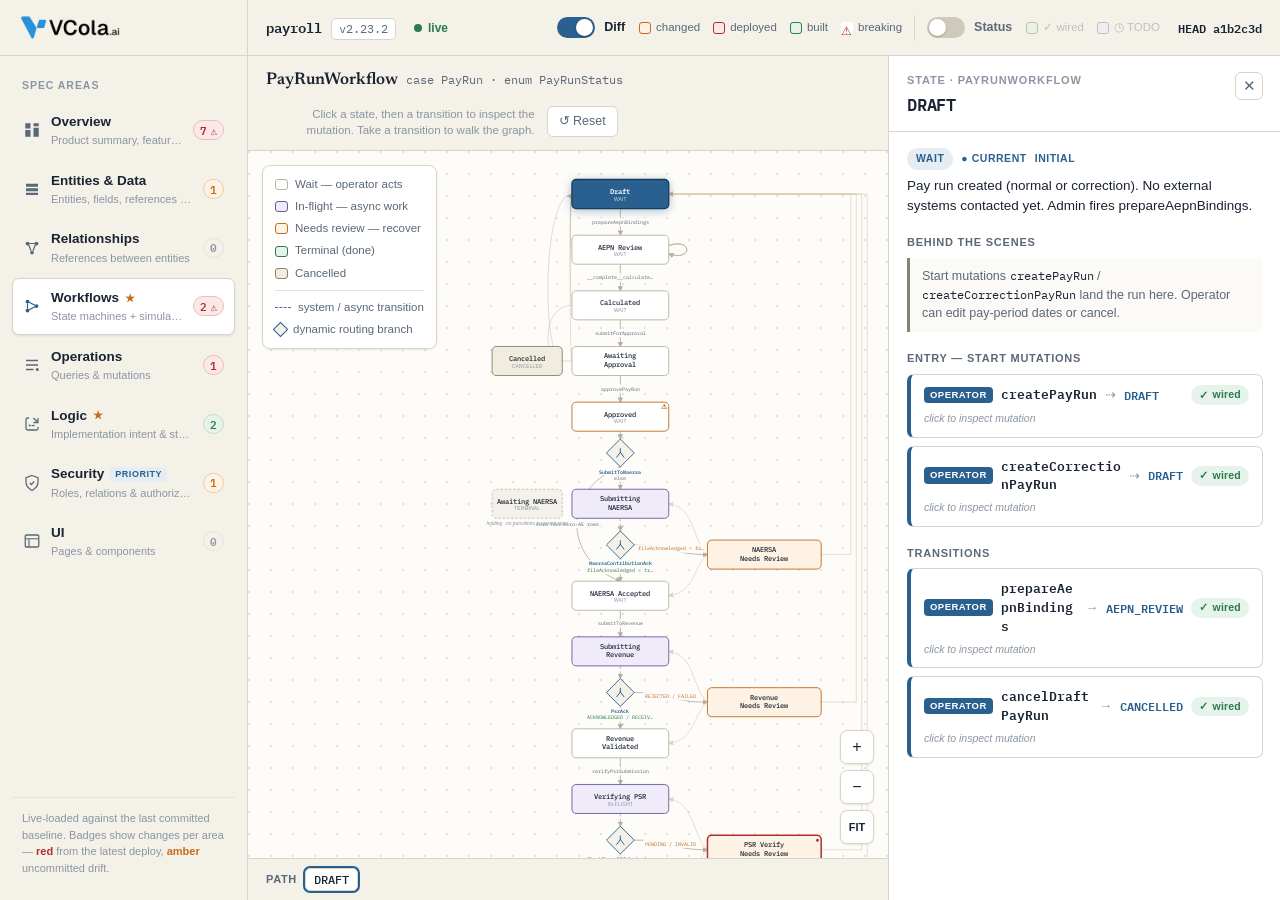
<file: index.html>
<!DOCTYPE html>
<html lang="en">
<head>
<meta charset="utf-8">
<title>VCola Studio — payroll v2.23.2</title>
<meta name="viewport" content="width=device-width, initial-scale=1">
<link rel="preconnect" href="https://fonts.googleapis.com">
<link rel="preconnect" href="https://fonts.gstatic.com" crossorigin>
<link href="https://fonts.googleapis.com/css2?family=Newsreader:ital,opsz,wght@0,6..72,400;0,6..72,500;0,6..72,600;1,6..72,400&family=IBM+Plex+Mono:wght@400;500;600&display=swap" rel="stylesheet">
<link rel="stylesheet" href="styles.css">
</head>
<body>
<div id="app"></div>

<script src="data.js"></script>
<script src="app.js"></script>
<script src="workflow.js"></script>
<script src="security.js"></script>
<script src="logic.js"></script>
<script src="areas.js"></script>
<script>
  // boot once all views are registered
  if (window.__bootApp) window.__bootApp();
</script>
</body>
</html>
</file>
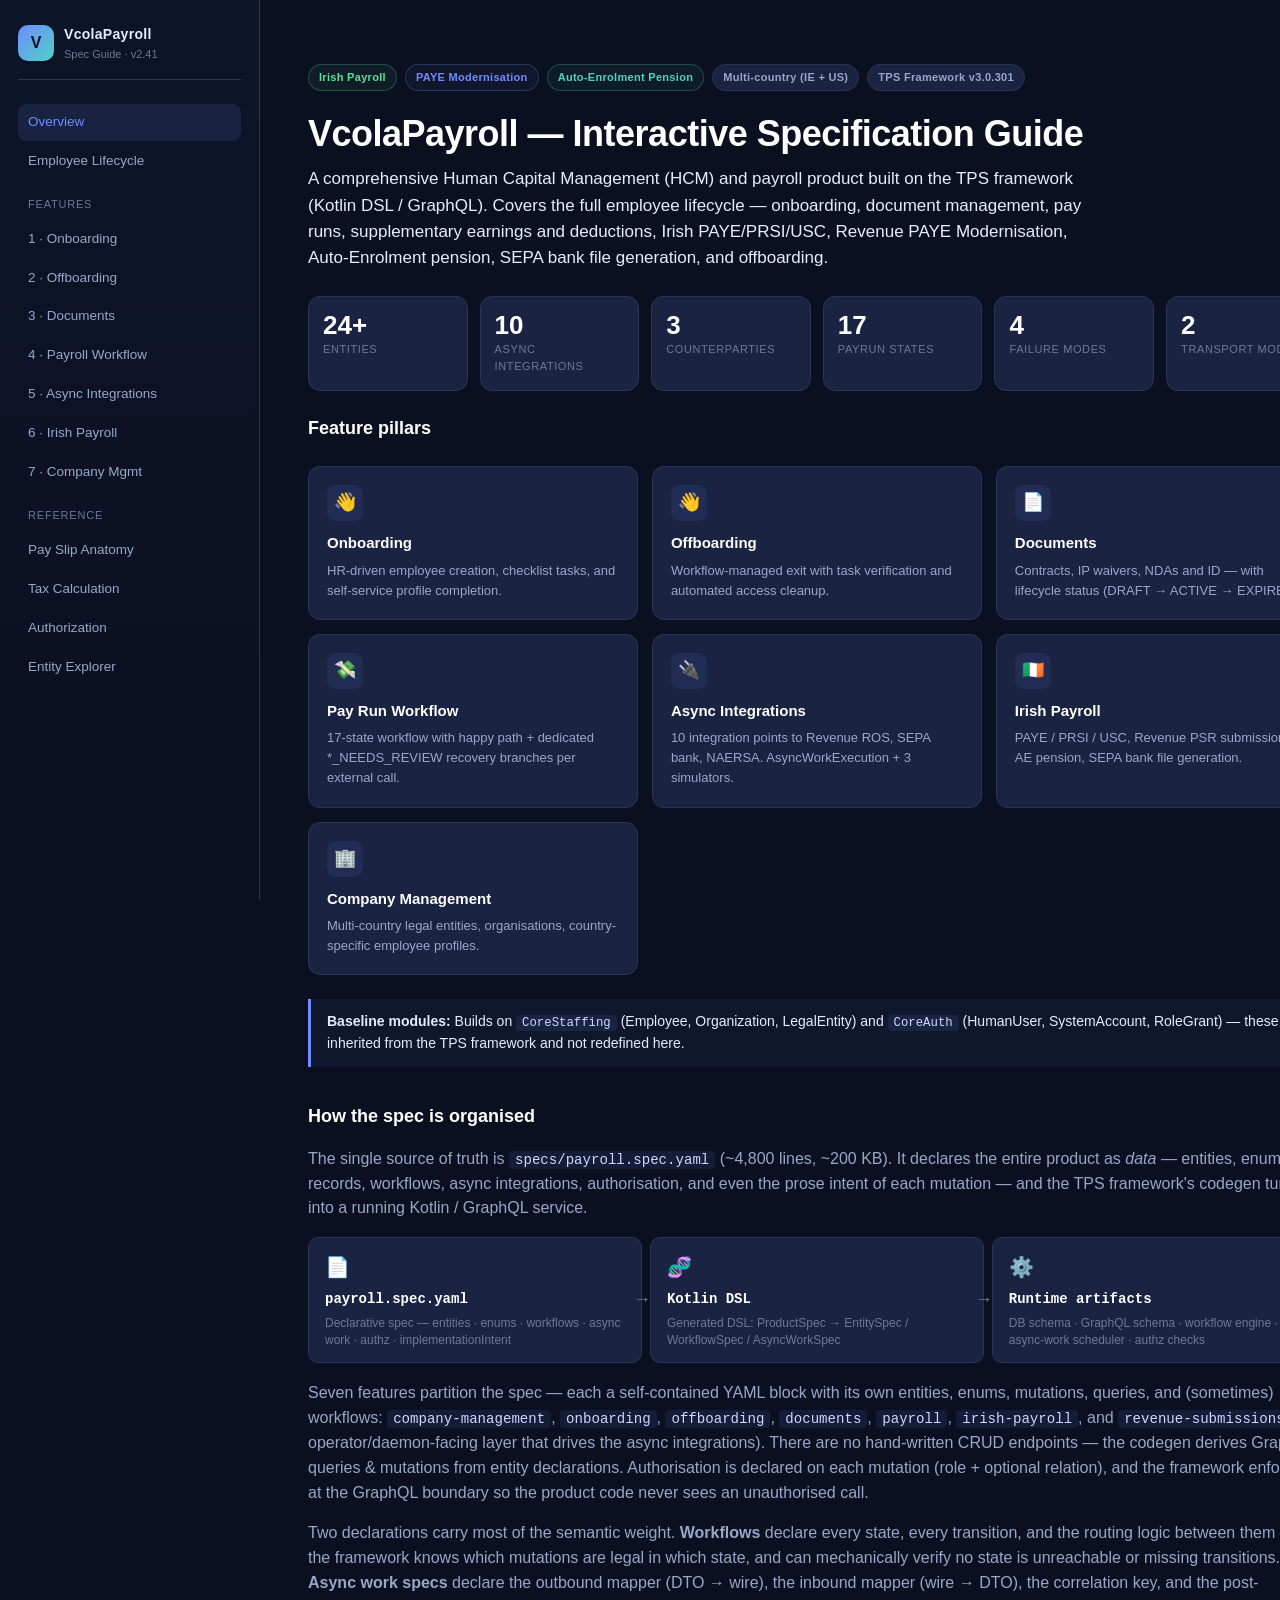
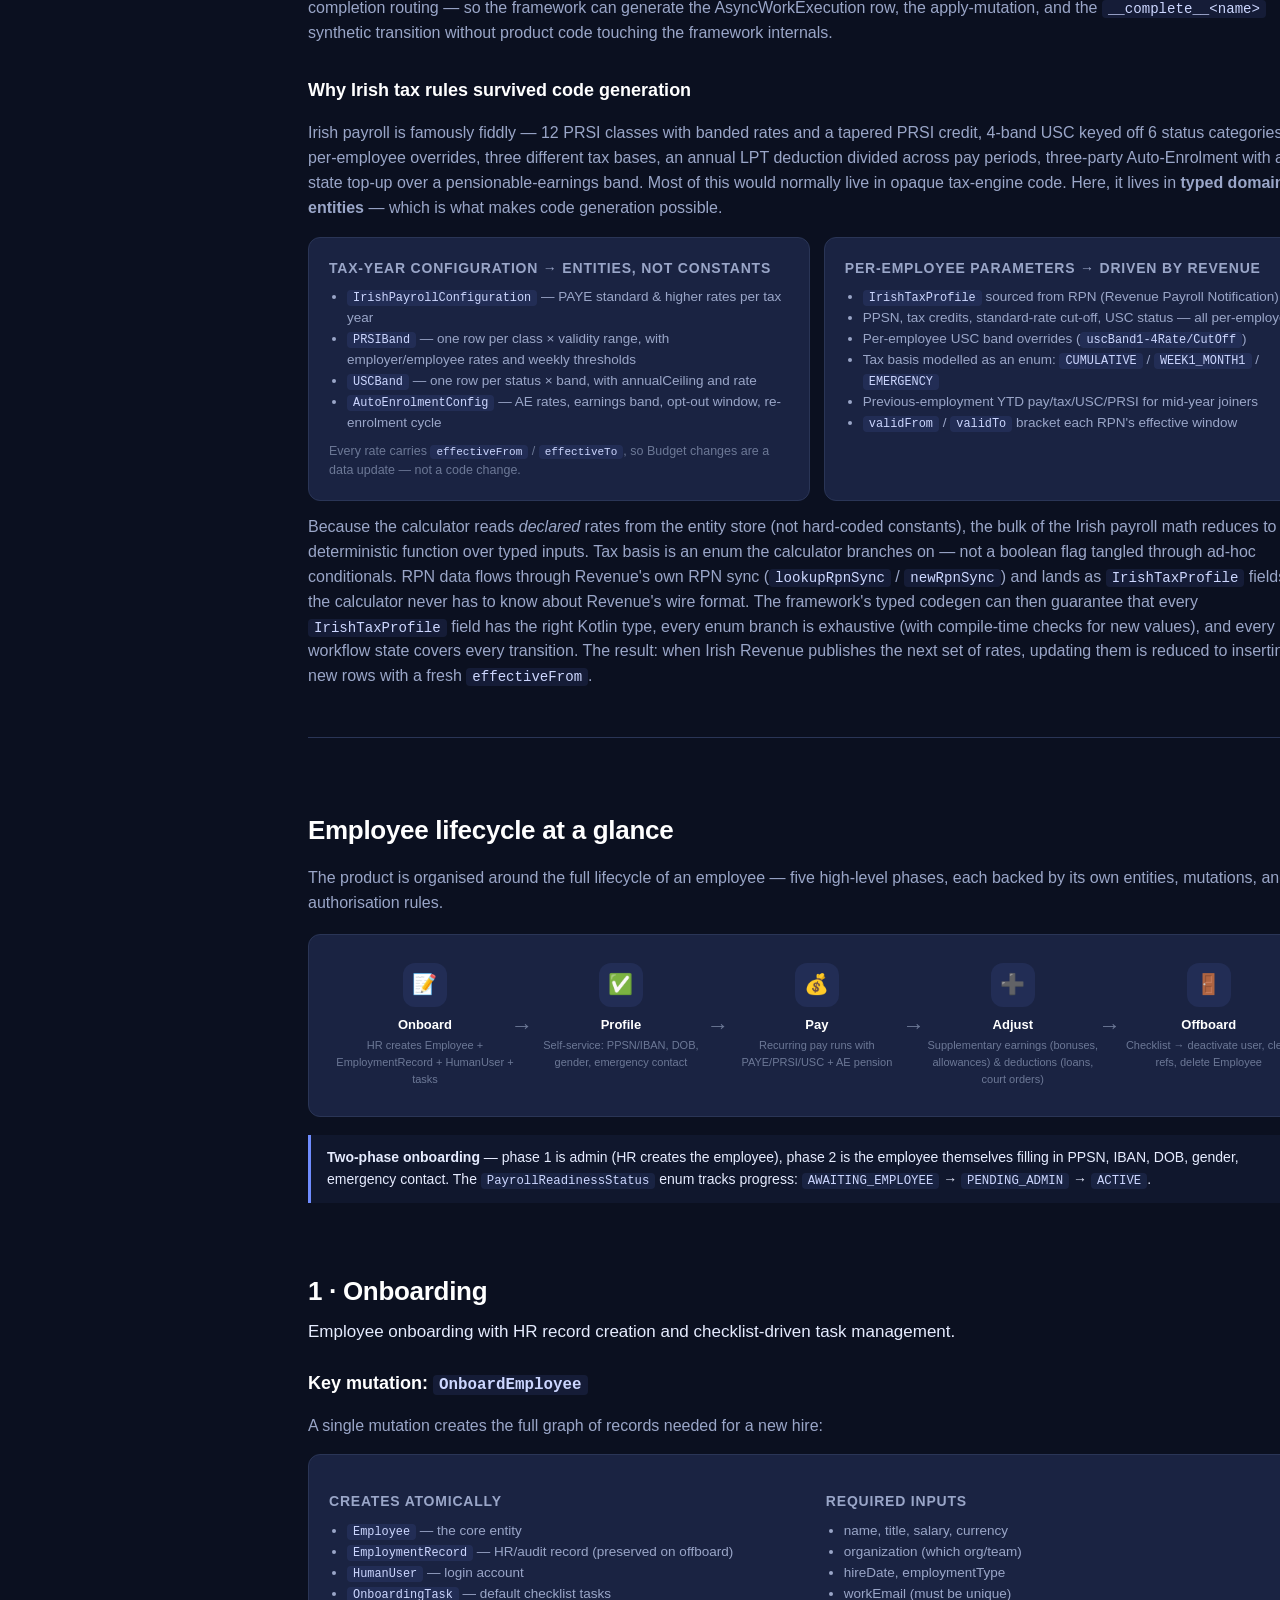
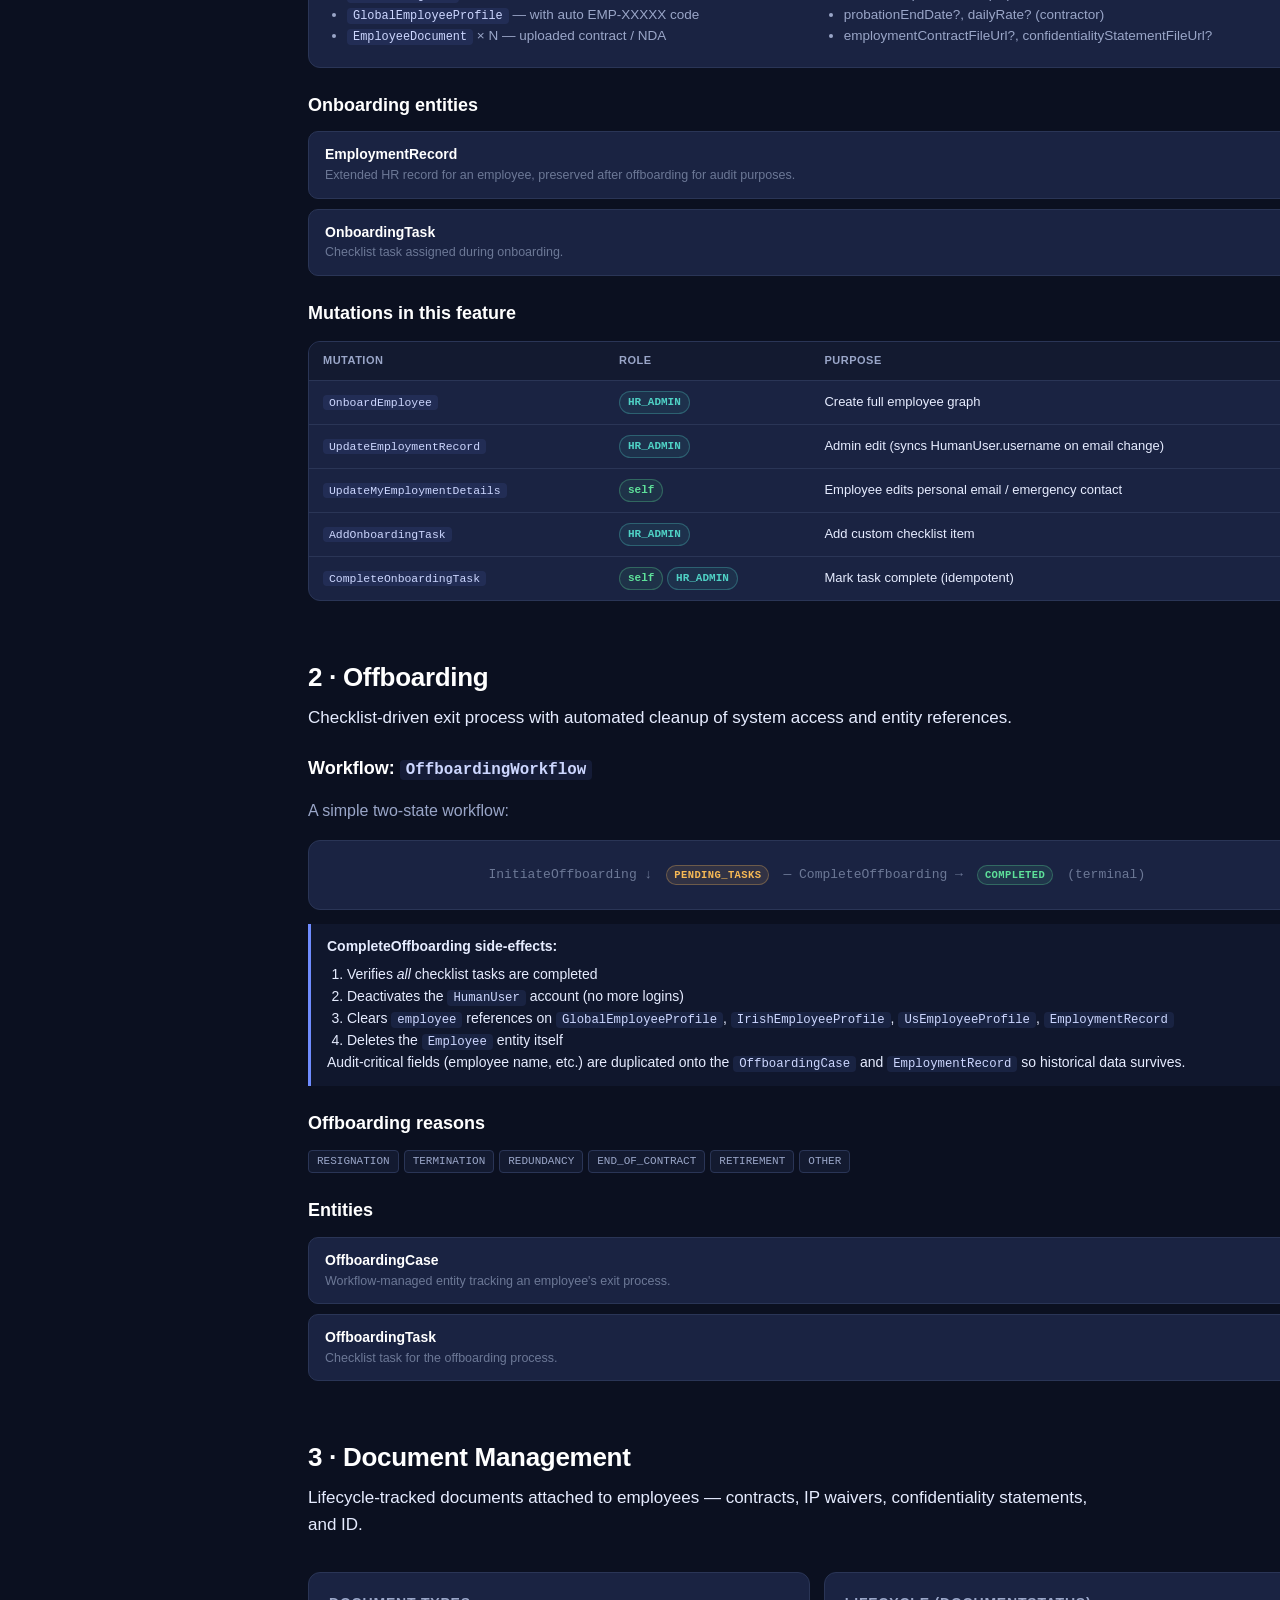
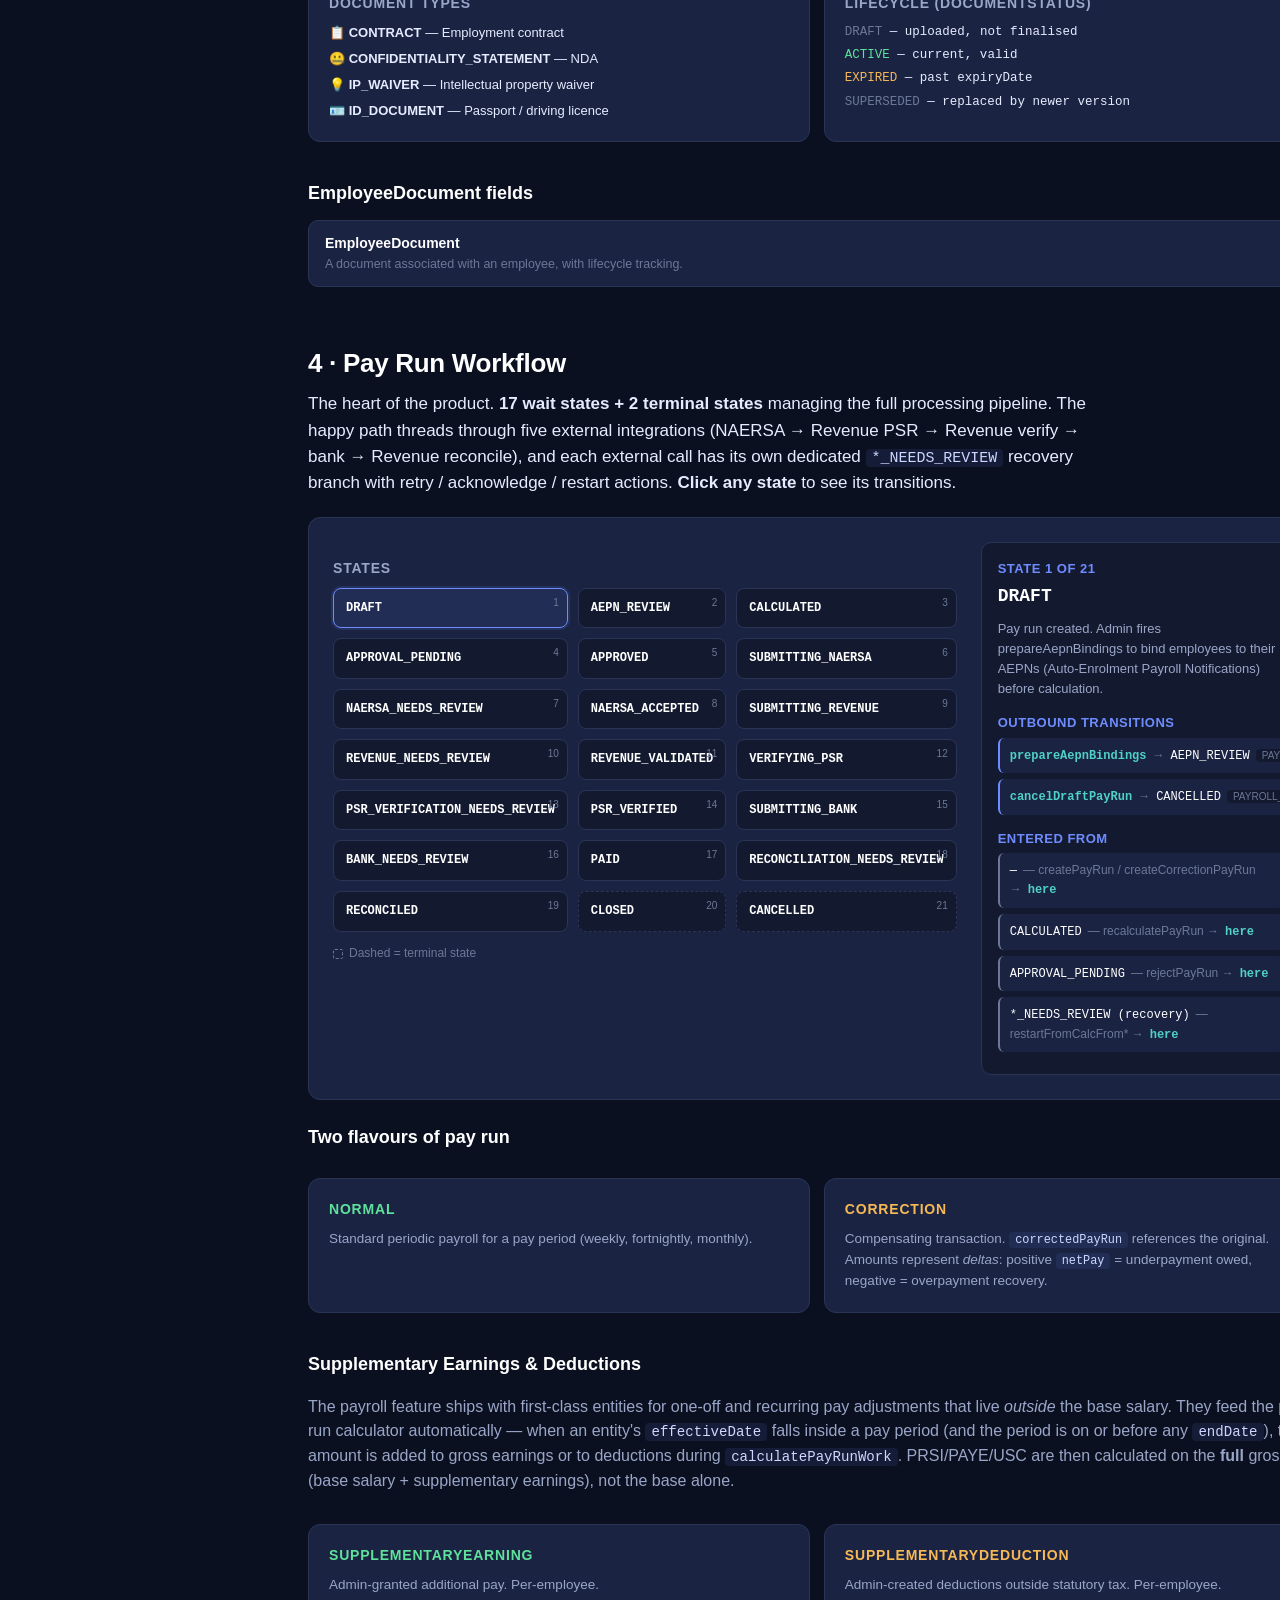
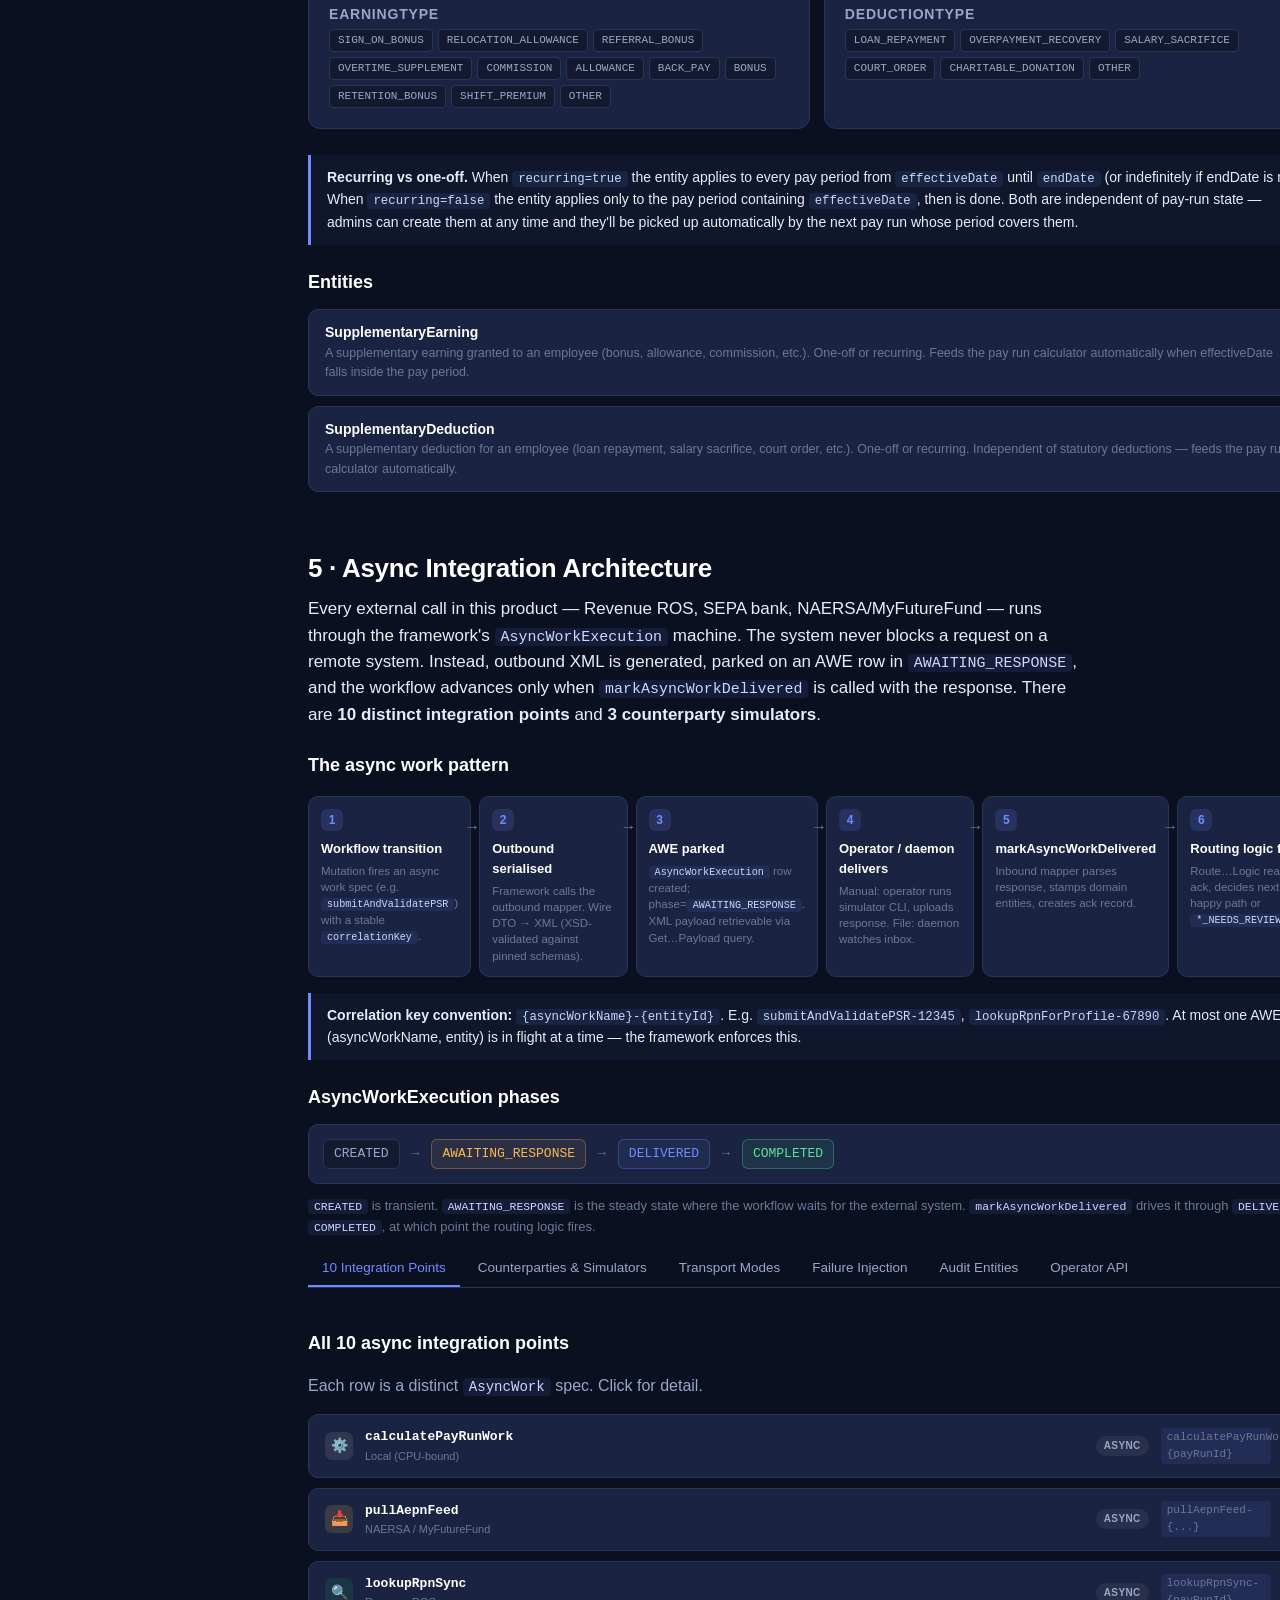
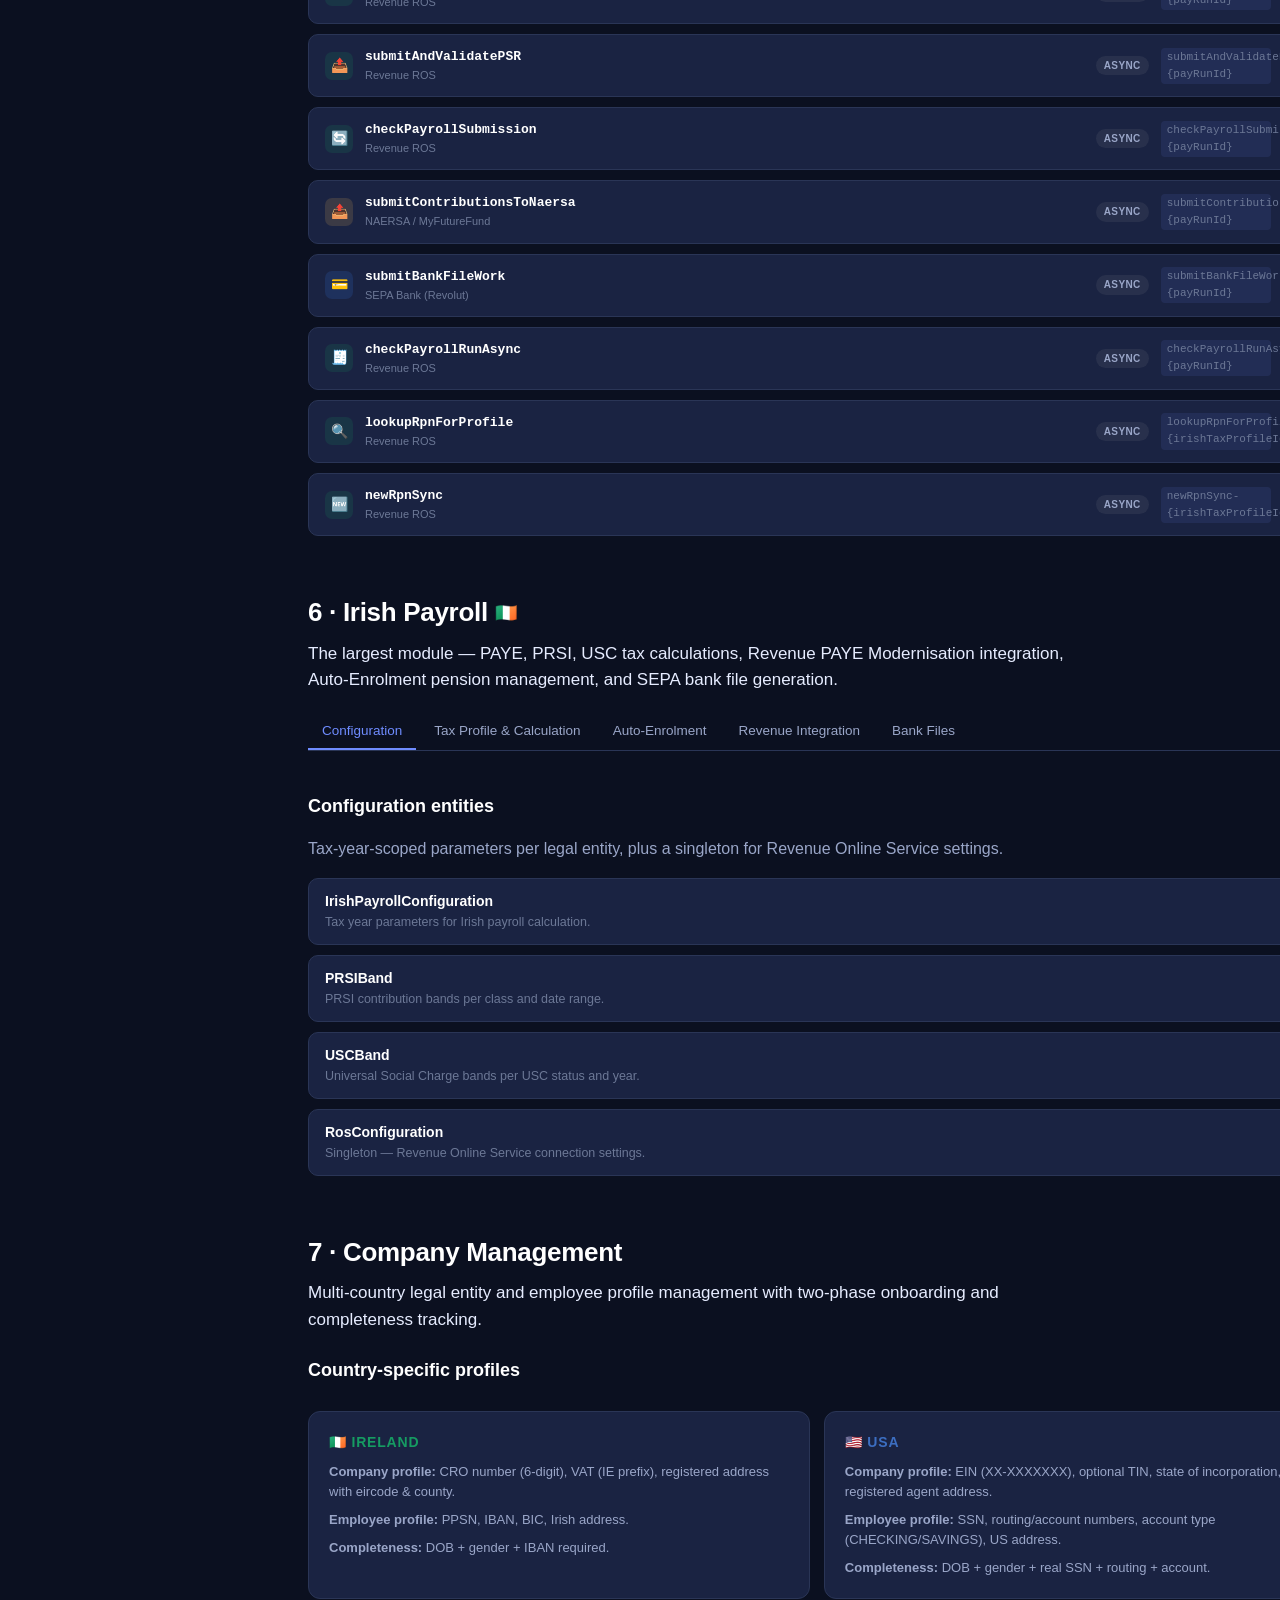
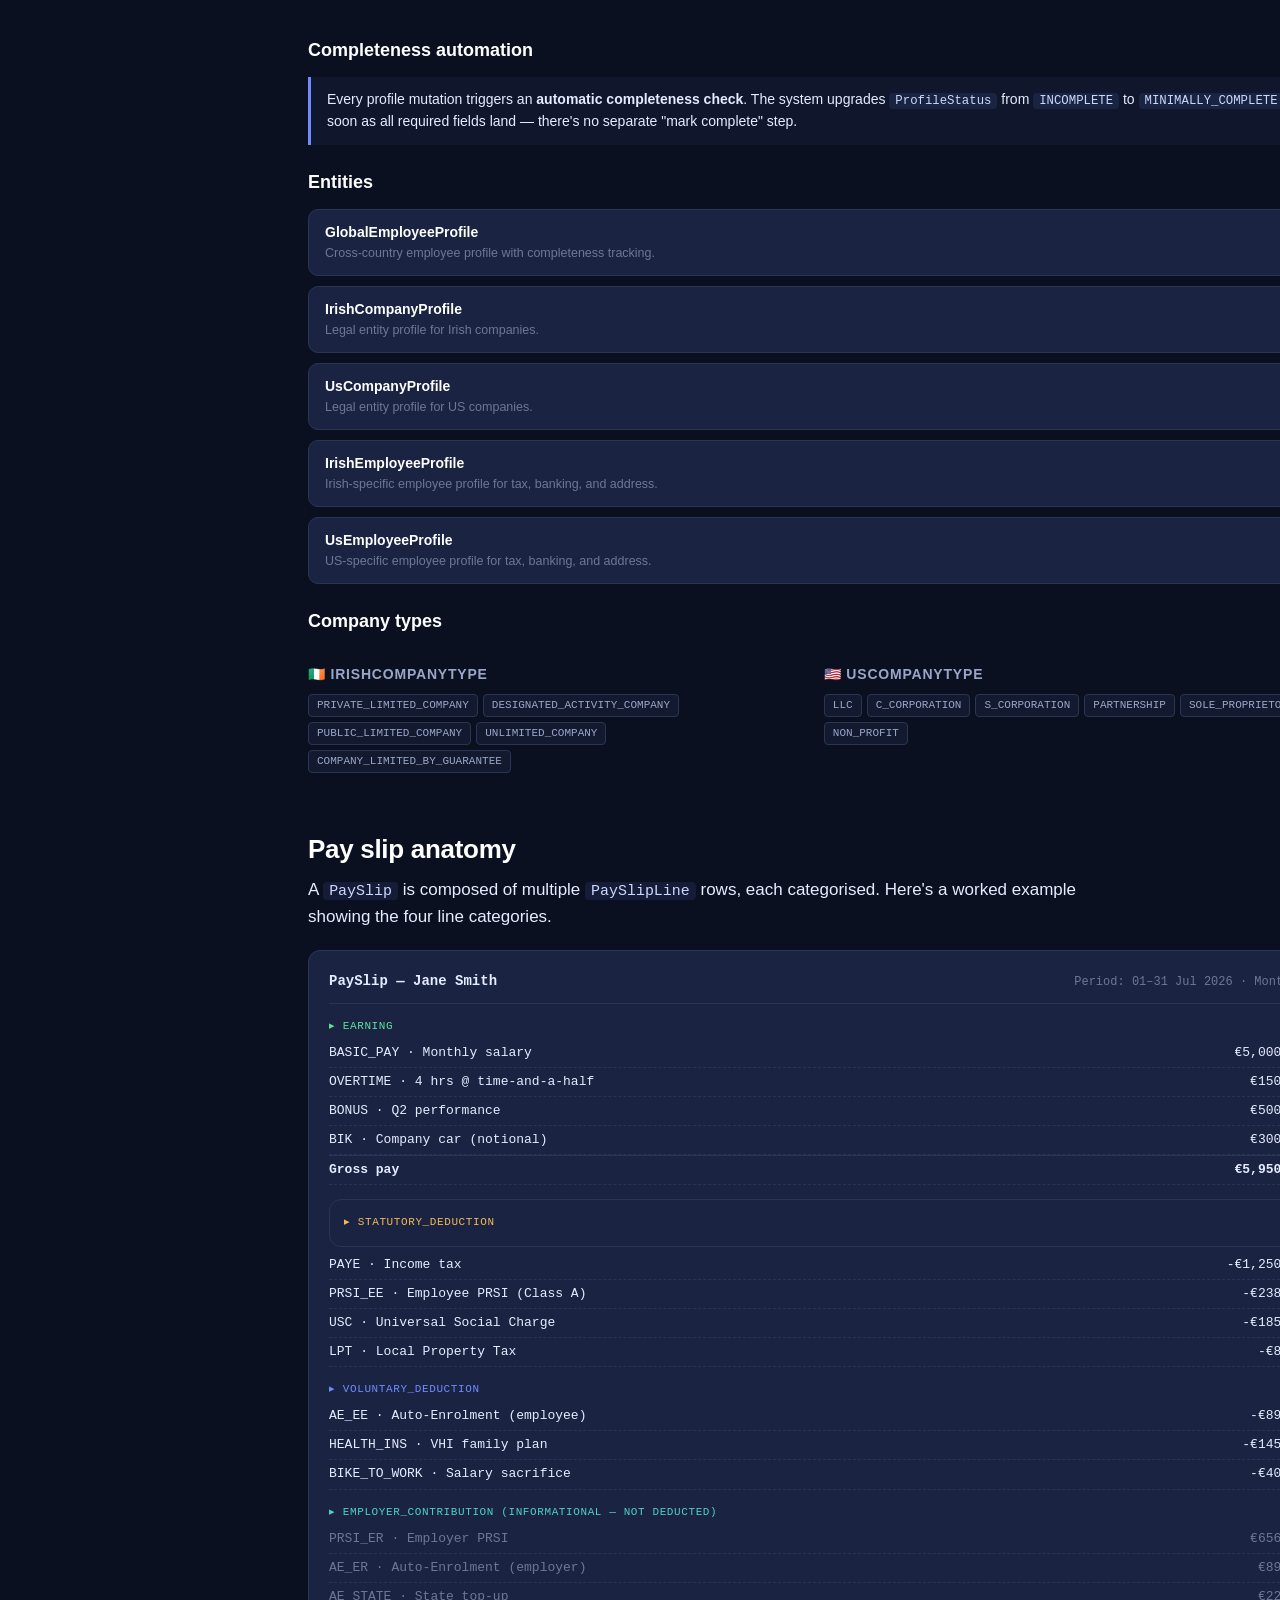
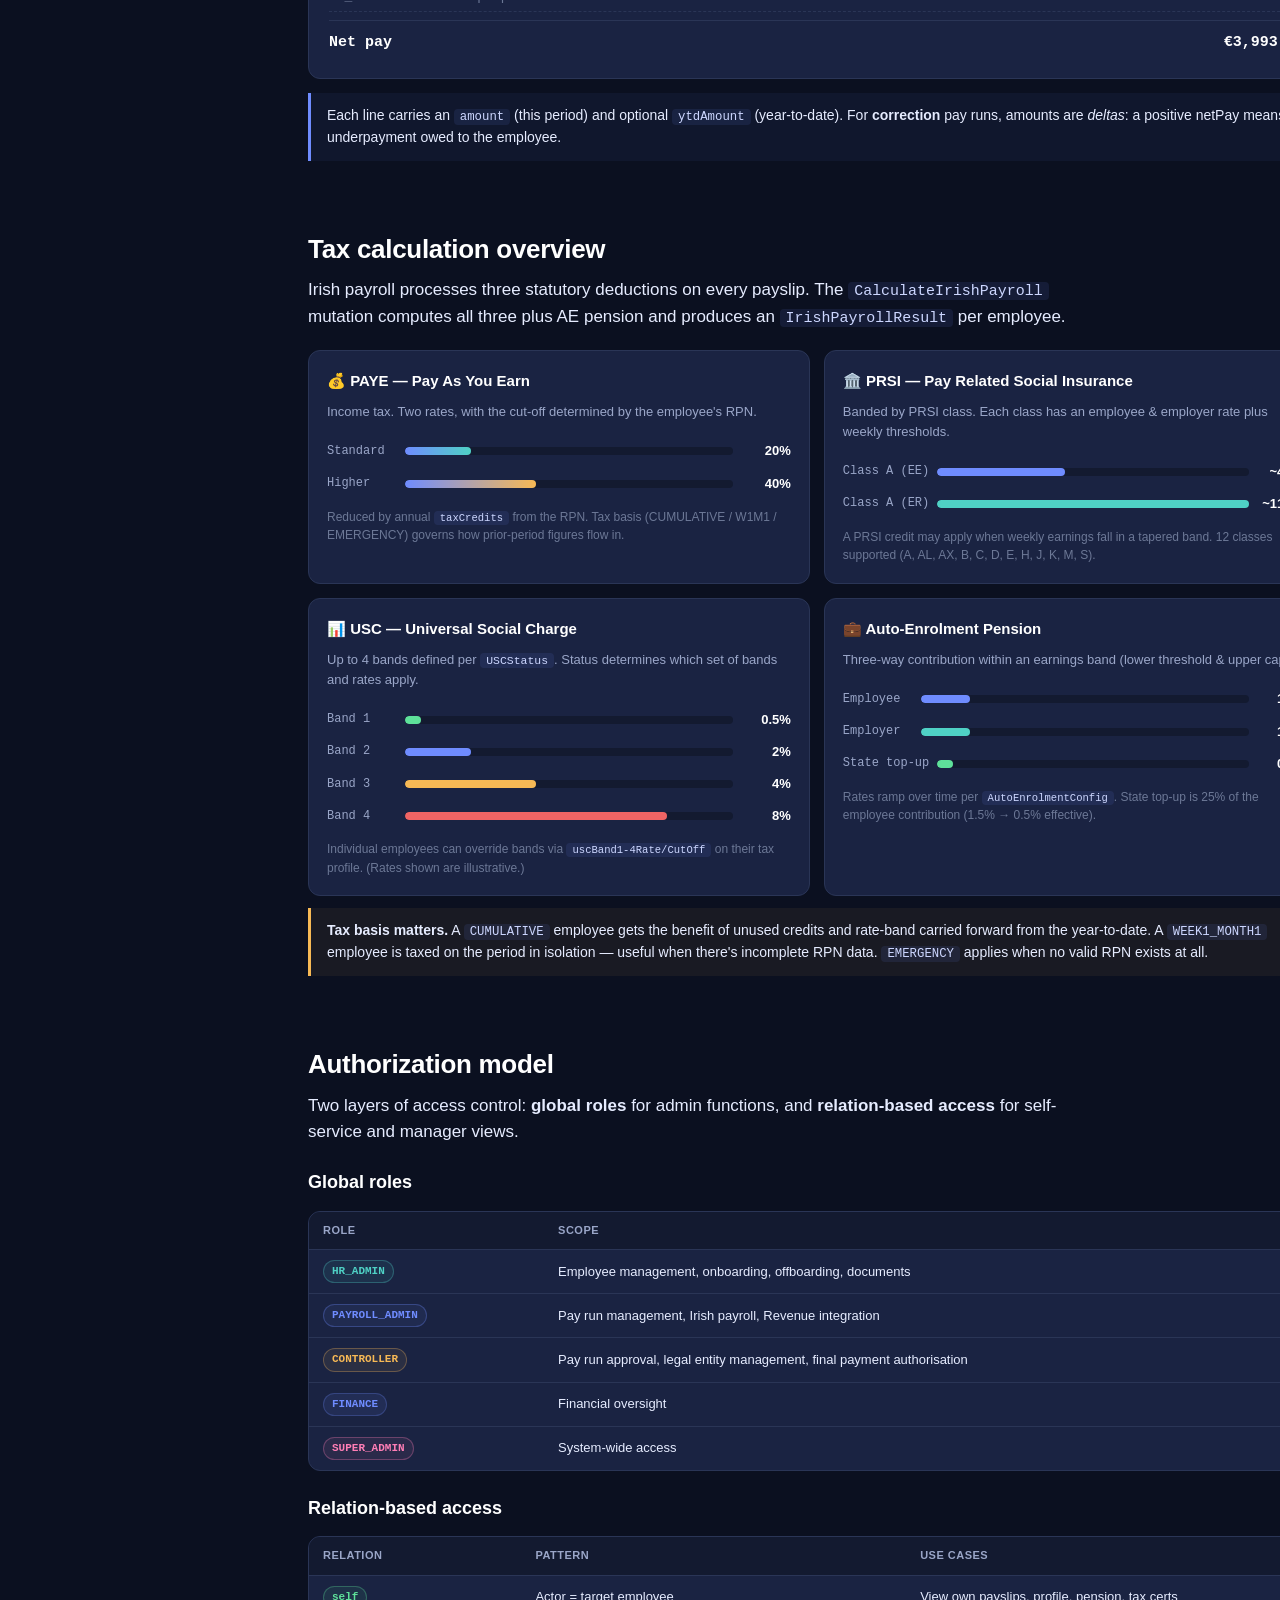
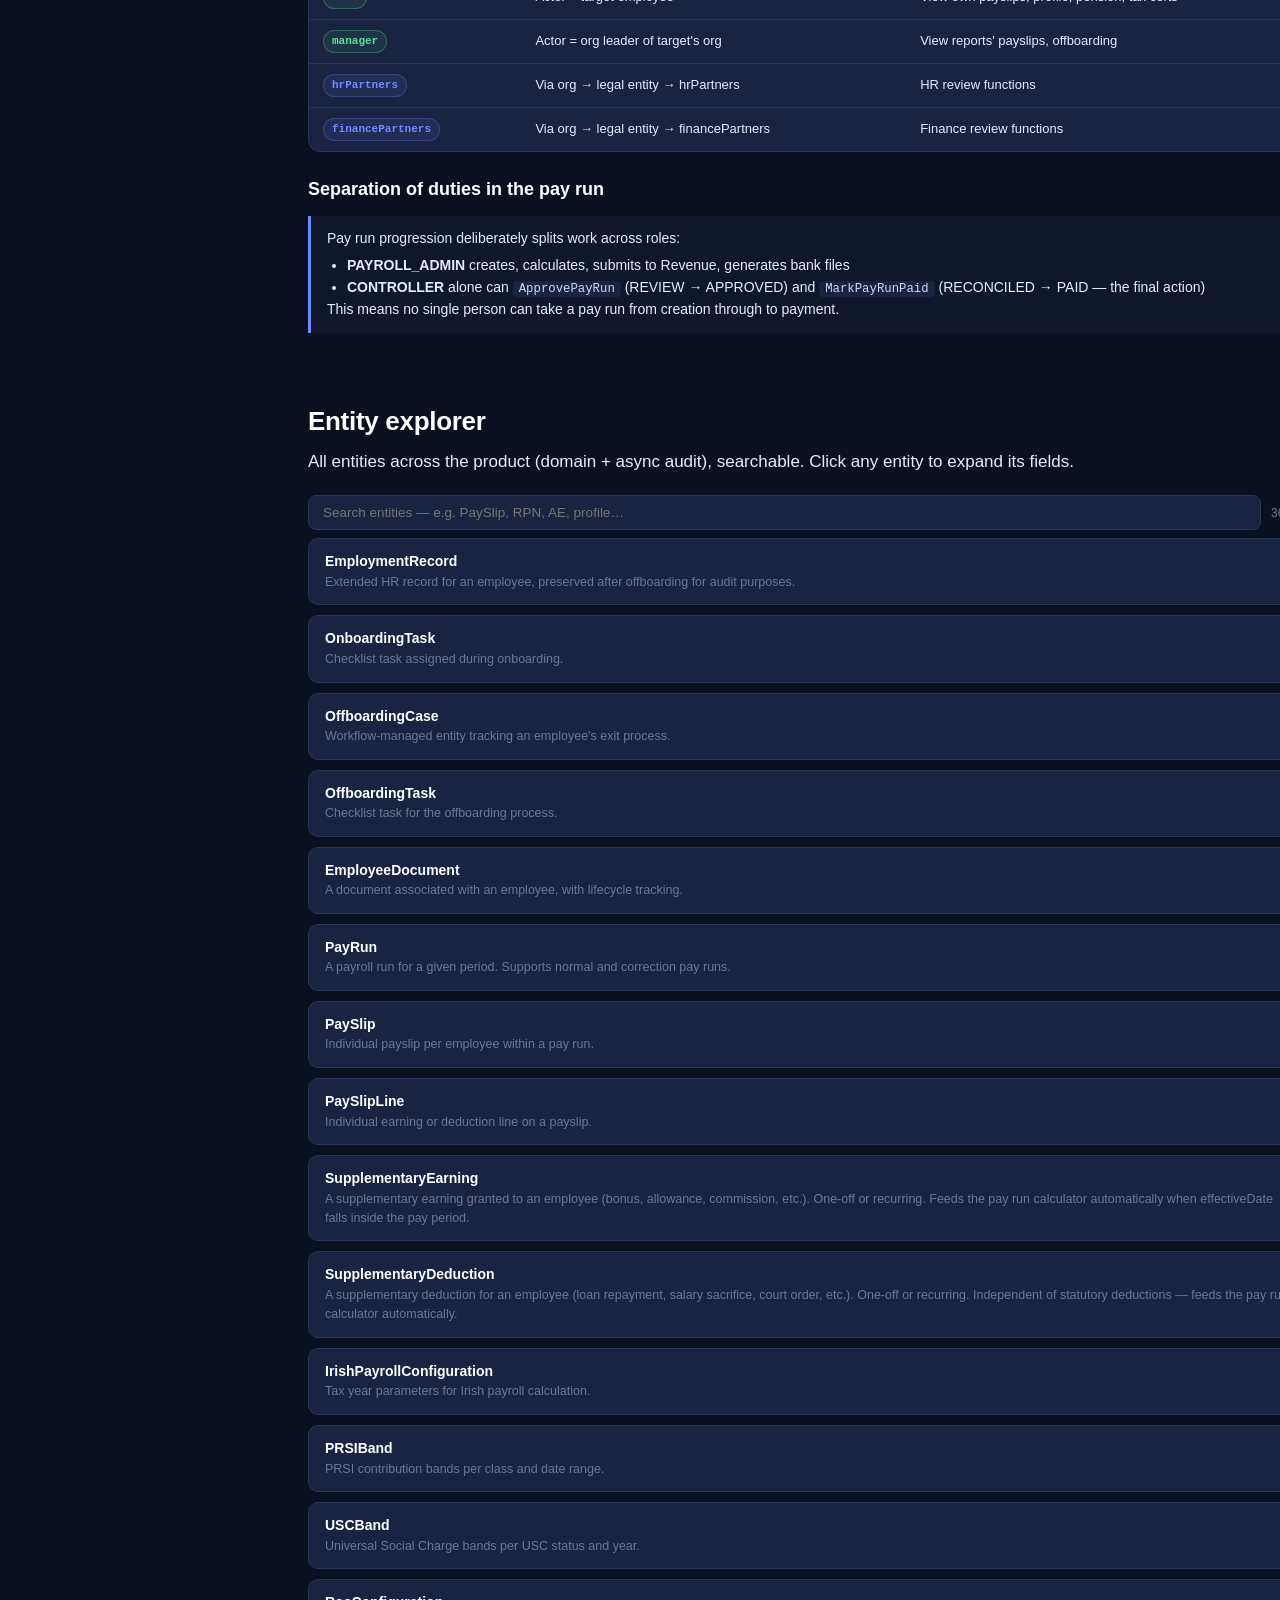
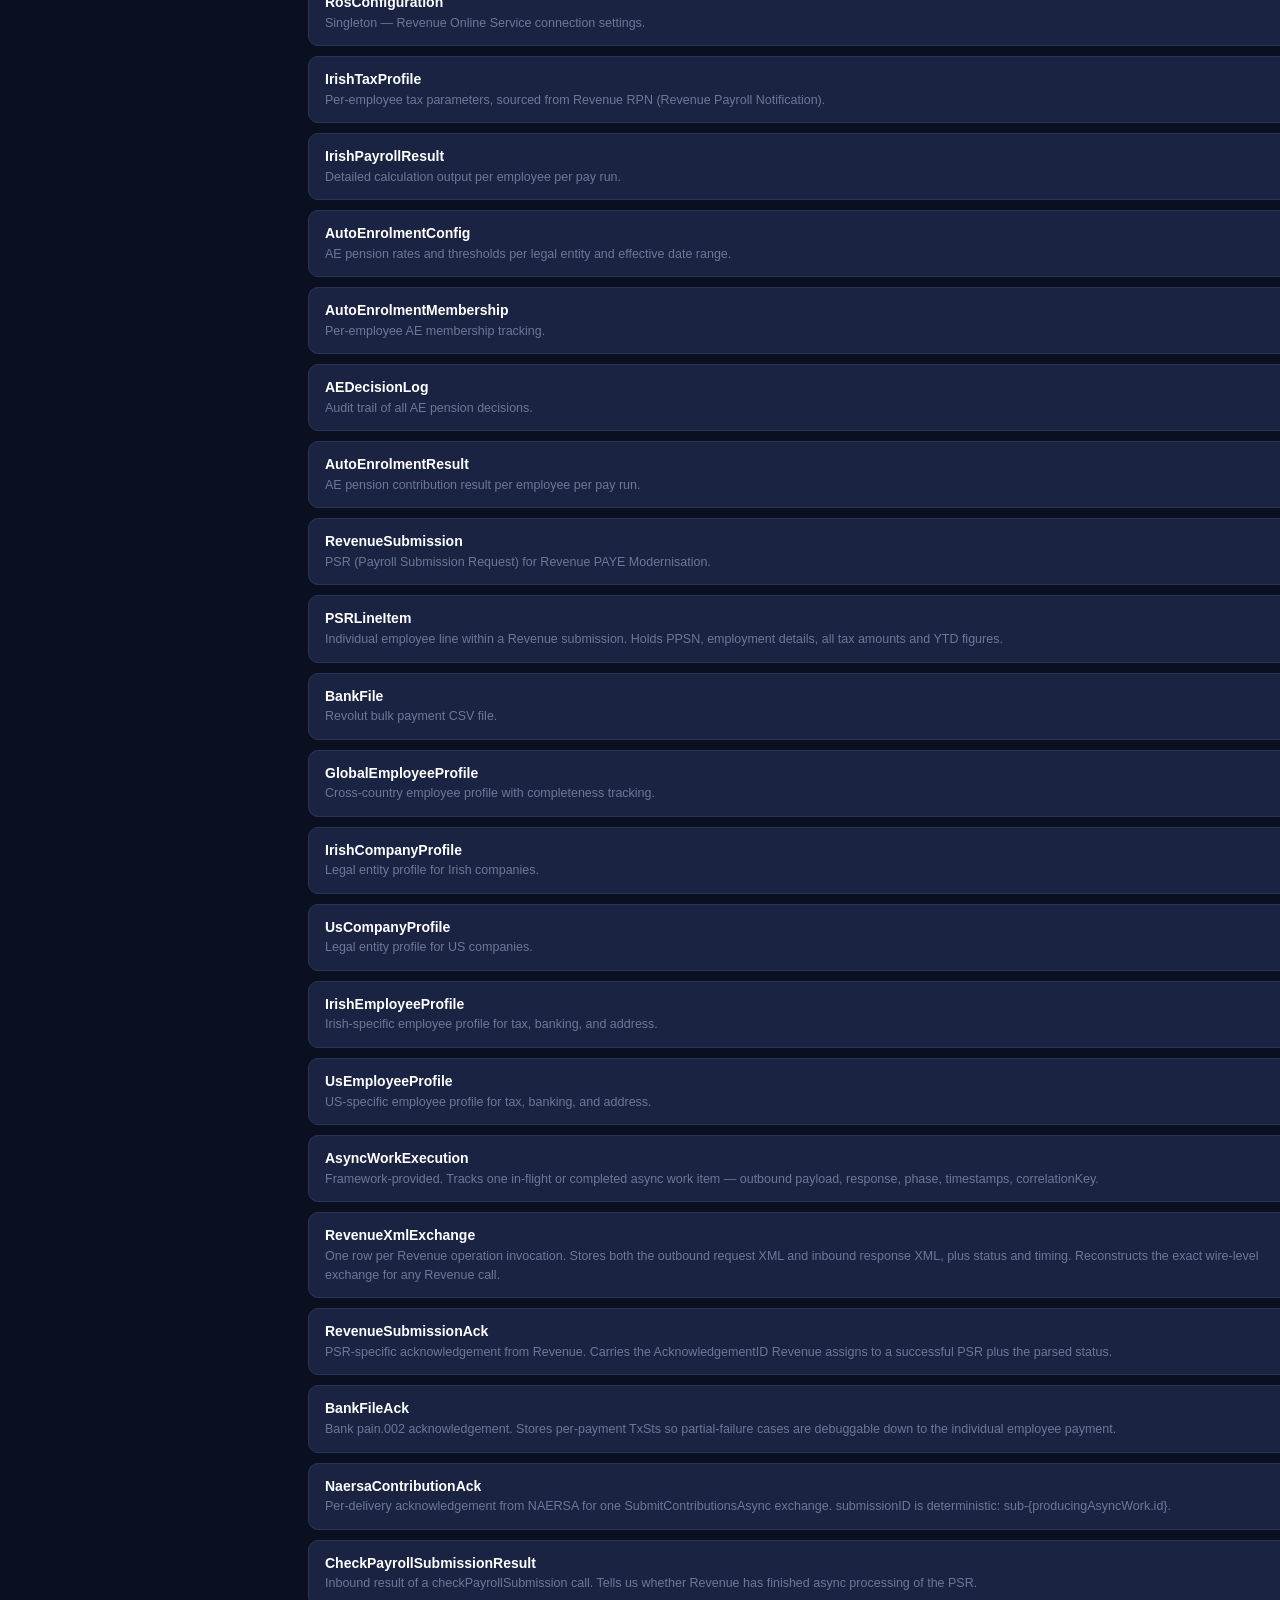
<file: vcola-payroll-webflow.html>
<!DOCTYPE html>
<html lang="en">
<head>
<meta charset="UTF-8">
<meta name="viewport" content="width=device-width, initial-scale=1.0">
<title>VcolaPayroll — Interactive Specification Guide</title>
<style>
:root{--bg:#0b1020;--bg-elev:#131a30;--bg-card:#1a2342;--border:#2a3556;--border-strong:#3a4870;--text:#e6ecff;--text-dim:#9aa6c8;--text-mute:#6c7896;--accent:#6f8cff;--accent-2:#4fd1c5;--accent-warn:#f7b955;--accent-danger:#ef6464;--accent-success:#5ee19a;--ie-green:#169b62;--ie-orange:#ff883e}
*{box-sizing:border-box}
html,body{margin:0;padding:0}
body{font-family:-apple-system,BlinkMacSystemFont,"SF Pro Text","Segoe UI",Roboto,Helvetica,Arial,sans-serif;background:var(--bg);color:var(--text);line-height:1.55;-webkit-font-smoothing:antialiased}
a{color:var(--accent);text-decoration:none}
a:hover{text-decoration:underline}
code,pre,.mono{font-family:"JetBrains Mono","SF Mono",Menlo,Consolas,monospace}
code{background:rgba(111,140,255,.1);color:#cdd7ff;padding:1px 6px;border-radius:4px;font-size:.88em}
.layout{display:grid;grid-template-columns:260px 1fr;min-height:100vh}
aside.sidenav{position:sticky;top:0;align-self:start;height:100vh;overflow-y:auto;background:linear-gradient(180deg,#0d1428 0,#0b1020 100%);border-right:1px solid var(--border);padding:24px 18px}
.brand{display:flex;align-items:center;gap:10px;margin-bottom:24px;padding-bottom:16px;border-bottom:1px solid var(--border)}
.brand-mark{width:36px;height:36px;border-radius:10px;background:linear-gradient(135deg,var(--accent),var(--accent-2));display:grid;place-items:center;font-weight:800;color:#0b1020;font-size:16px}
.brand-name{font-weight:700;font-size:14px;letter-spacing:.3px}
.brand-sub{font-size:11px;color:var(--text-mute)}
nav.section-nav{display:flex;flex-direction:column;gap:2px}
nav.section-nav a{display:block;padding:8px 10px;border-radius:8px;color:var(--text-dim);font-size:13.5px;transition:background .15s,color .15s}
nav.section-nav a:hover{background:var(--bg-elev);color:var(--text);text-decoration:none}
nav.section-nav a.active{background:rgba(111,140,255,.12);color:var(--accent)}
nav.section-nav .nav-group{font-size:11px;text-transform:uppercase;letter-spacing:.8px;color:var(--text-mute);margin:14px 10px 6px}
main{padding:0 48px 80px;max-width:1200px}
section{padding-top:56px;scroll-margin-top:20px}
h1,h2,h3,h4{color:#fff}
h1{font-size:36px;line-height:1.15;margin:0 0 12px;letter-spacing:-.5px}
h2{font-size:26px;margin:0 0 8px;letter-spacing:-.3px}
h3{font-size:18px;margin:24px 0 12px}
h4{font-size:14px;text-transform:uppercase;letter-spacing:.8px;color:var(--text-dim);margin:16px 0 8px}
p{color:var(--text-dim)}
.lede{font-size:17px;color:var(--text);margin:0 0 20px;max-width:780px}
.hero{padding:64px 0 32px;border-bottom:1px solid var(--border);margin-bottom:16px}
.badges{display:flex;gap:8px;flex-wrap:wrap;margin-bottom:22px}
.badge{padding:4px 10px;border-radius:999px;font-size:11px;font-weight:600;letter-spacing:.3px;background:var(--bg-card);border:1px solid var(--border);color:var(--text-dim)}
.badge.green{color:var(--accent-success);border-color:rgba(94,225,154,.25);background:rgba(94,225,154,.06)}
.badge.blue{color:var(--accent);border-color:rgba(111,140,255,.25);background:rgba(111,140,255,.06)}
.badge.teal{color:var(--accent-2);border-color:rgba(79,209,197,.25);background:rgba(79,209,197,.06)}
.stats{display:grid;grid-template-columns:repeat(6,1fr);gap:12px;margin-top:24px}
.stat{background:var(--bg-card);border:1px solid var(--border);border-radius:12px;padding:14px}
.stat-num{font-size:26px;font-weight:800;color:#fff;line-height:1.1}
.stat-lbl{font-size:11px;color:var(--text-mute);text-transform:uppercase;letter-spacing:.6px;margin-top:2px}
.feature-grid{display:grid;grid-template-columns:repeat(3,1fr);gap:14px;margin:24px 0}
.feature{background:var(--bg-card);border:1px solid var(--border);border-radius:12px;padding:18px;transition:transform .15s,border-color .15s;cursor:pointer}
.feature:hover{transform:translateY(-2px);border-color:var(--border-strong)}
.feature-icon{width:36px;height:36px;border-radius:9px;display:grid;place-items:center;font-size:18px;margin-bottom:10px;background:rgba(111,140,255,.1)}
.feature h4{color:#fff;margin:0 0 6px;font-size:15px;text-transform:none;letter-spacing:0}
.feature p{margin:0;font-size:13px}
.card{background:var(--bg-card);border:1px solid var(--border);border-radius:12px;padding:20px;margin:14px 0}
.callout{border-left:3px solid var(--accent);background:rgba(111,140,255,.06);padding:12px 16px;border-radius:0 8px 8px 0;margin:12px 0;font-size:14px;color:var(--text)}
.callout.warn{border-color:var(--accent-warn);background:rgba(247,185,89,.06)}
.tabs{display:flex;gap:4px;flex-wrap:wrap;border-bottom:1px solid var(--border)}
.tab{padding:10px 14px;background:transparent;color:var(--text-dim);border:none;border-bottom:2px solid transparent;cursor:pointer;font-size:13.5px;font-weight:500;transition:all .15s;font-family:inherit}
.tab:hover{color:var(--text)}
.tab.active{color:var(--accent);border-bottom-color:var(--accent)}
.tab-panel{display:none;padding-top:18px}
.tab-panel.active{display:block}
.entity-list{display:grid;gap:10px}
.entity{background:var(--bg-card);border:1px solid var(--border);border-radius:10px;overflow:hidden;transition:border-color .15s}
.entity:hover{border-color:var(--border-strong)}
.entity-head{padding:12px 16px;cursor:pointer;display:flex;align-items:center;justify-content:space-between;gap:12px}
.entity-title{display:flex;align-items:center;gap:10px;flex:1;min-width:0}
.entity-name{font-weight:600;color:#fff;font-size:14px}
.entity-desc{color:var(--text-mute);font-size:12.5px}
.chev{color:var(--text-mute);transition:transform .2s;font-size:12px;flex-shrink:0}
.entity.open .chev{transform:rotate(90deg)}
.entity-body{display:none;padding:4px 16px 18px;border-top:1px solid var(--border)}
.entity.open .entity-body{display:block}
.field-table{width:100%;border-collapse:collapse;margin-top:10px;font-size:13px}
.field-table th,.field-table td{text-align:left;padding:8px 10px;border-bottom:1px solid var(--border)}
.field-table th{font-size:11px;text-transform:uppercase;letter-spacing:.6px;color:var(--text-mute);font-weight:600}
.field-table td{color:var(--text-dim)}
.field-name{color:var(--text)!important;font-family:"SF Mono",Menlo,monospace;font-size:12.5px}
.field-type{color:var(--accent-2)!important;font-family:"SF Mono",Menlo,monospace;font-size:12px}
.pill{display:inline-block;padding:1px 7px;border-radius:999px;font-size:10.5px;font-weight:600;text-transform:uppercase;letter-spacing:.4px;background:var(--bg-elev);color:var(--text-mute);border:1px solid var(--border)}
.pill.req{color:var(--accent-warn);border-color:rgba(247,185,89,.3);background:rgba(247,185,89,.06)}
.pill.opt{color:var(--text-mute)}
.workflow-canvas{background:var(--bg-card);border:1px solid var(--border);border-radius:12px;padding:24px;margin:16px 0;display:grid;grid-template-columns:1fr 320px;gap:24px}
.state-grid{display:grid;grid-template-columns:repeat(3,1fr);gap:10px;align-content:start}
.state{background:var(--bg-elev);border:1px solid var(--border);border-radius:8px;padding:10px 12px;cursor:pointer;transition:all .15s;position:relative}
.state:hover{border-color:var(--border-strong)}
.state.active{border-color:var(--accent);background:rgba(111,140,255,.1);box-shadow:0 0 0 2px rgba(111,140,255,.15)}
.state.terminal{border-style:dashed}
.state-name{font-family:"SF Mono",Menlo,monospace;font-size:12px;font-weight:600;color:#fff}
.state-num{position:absolute;top:6px;right:8px;font-size:10px;color:var(--text-mute)}
.state-info{background:var(--bg-elev);border:1px solid var(--border);border-radius:10px;padding:16px}
.state-info h4{margin:0 0 4px;color:var(--accent);font-size:13px;text-transform:uppercase;letter-spacing:.5px}
.state-info .state-title{font-size:18px;font-weight:700;color:#fff;font-family:"SF Mono",Menlo,monospace;margin-bottom:8px}
.state-info p{font-size:13px;margin:8px 0}
.transition{padding:8px 10px;background:var(--bg-card);border-radius:6px;border-left:2px solid var(--accent);margin-bottom:6px;font-size:12px}
.transition.terminal{border-left-color:var(--accent-success)}
.transition .mut{font-family:"SF Mono",Menlo,monospace;color:var(--accent-2);font-weight:600}
.transition .arrow{color:var(--text-mute);margin:0 6px}
.transition .target{font-family:"SF Mono",Menlo,monospace;color:#fff}
.transition .role{font-size:10px;padding:1px 6px;background:var(--bg-elev);border-radius:4px;color:var(--text-mute);margin-left:6px}
.tax-grid{display:grid;grid-template-columns:repeat(2,1fr);gap:14px;margin-top:14px}
.tax-card{background:var(--bg-card);border:1px solid var(--border);border-radius:12px;padding:18px}
.tax-card h3{margin:0 0 10px;font-size:15px}
.band{display:flex;align-items:center;gap:8px;padding:6px 0;font-size:13px}
.band-bar{flex:1;height:8px;background:var(--bg-elev);border-radius:999px;overflow:hidden;position:relative}
.band-fill{height:100%;border-radius:999px}
.band-label{font-family:"SF Mono",Menlo,monospace;font-size:12px;color:var(--text-dim);min-width:70px}
.band-rate{font-weight:700;color:#fff;min-width:50px;text-align:right;font-size:13px}
.auth-matrix{background:var(--bg-card);border:1px solid var(--border);border-radius:12px;overflow:hidden;margin-top:14px}
.auth-matrix table{width:100%;border-collapse:collapse;font-size:13px}
.auth-matrix th,.auth-matrix td{padding:10px 14px;border-bottom:1px solid var(--border);text-align:left}
.auth-matrix th{background:var(--bg-elev);font-size:11px;text-transform:uppercase;letter-spacing:.5px;color:var(--text-dim);font-weight:600}
.auth-matrix tr:last-child td{border-bottom:none}
.role-pill{display:inline-block;padding:2px 8px;border-radius:999px;font-size:11px;font-weight:600;background:rgba(111,140,255,.1);color:var(--accent);border:1px solid rgba(111,140,255,.25);font-family:"SF Mono",Menlo,monospace}
.role-pill.controller{color:var(--accent-warn);border-color:rgba(247,185,89,.3);background:rgba(247,185,89,.08)}
.role-pill.hr{color:var(--accent-2);border-color:rgba(79,209,197,.3);background:rgba(79,209,197,.08)}
.role-pill.payroll{color:var(--accent);border-color:rgba(111,140,255,.3);background:rgba(111,140,255,.08)}
.role-pill.self{color:var(--accent-success);border-color:rgba(94,225,154,.3);background:rgba(94,225,154,.08)}
.role-pill.super{color:#ff7eb6;border-color:rgba(255,126,182,.3);background:rgba(255,126,182,.08)}
.search-row{display:flex;gap:10px;align-items:center;margin:18px 0 8px}
.search{flex:1;background:var(--bg-card);border:1px solid var(--border);border-radius:8px;padding:9px 14px;color:var(--text);font-size:13.5px;font-family:inherit}
.search:focus{outline:none;border-color:var(--accent)}
.filter-info{font-size:12px;color:var(--text-mute)}
.payslip{background:var(--bg-card);border:1px solid var(--border);border-radius:12px;padding:20px;margin:14px 0;font-family:"SF Mono",Menlo,monospace;font-size:13px}
.payslip-row{display:flex;justify-content:space-between;padding:4px 0;border-bottom:1px dashed var(--border)}
.payslip-row:last-child{border-bottom:none}
.payslip-section{font-size:11px;text-transform:uppercase;letter-spacing:.6px;color:var(--text-mute);margin:14px 0 4px}
.payslip-section.earn{color:var(--accent-success)}
.payslip-section.stat{color:var(--accent-warn)}
.payslip-section.vol{color:var(--accent)}
.payslip-section.emp{color:var(--accent-2)}
.payslip-row.total{border-top:1px solid var(--border);border-bottom:none;padding-top:10px;margin-top:8px;font-weight:700;color:#fff;font-size:15px}
.lifecycle{display:grid;grid-template-columns:repeat(5,1fr);gap:0;margin:18px 0;background:var(--bg-card);border:1px solid var(--border);border-radius:12px;padding:18px}
.lc-step{text-align:center;padding:10px 8px;position:relative}
.lc-step:not(:last-child)::after{content:"→";position:absolute;right:-10px;top:50%;color:var(--text-mute);font-size:22px;transform:translateY(-50%)}
.lc-icon{width:44px;height:44px;border-radius:12px;background:rgba(111,140,255,.1);color:var(--accent);display:grid;place-items:center;font-size:20px;margin:0 auto 8px}
.lc-name{font-size:13px;font-weight:600;color:#fff}
.lc-desc{font-size:11px;color:var(--text-mute);margin-top:2px}
.enum-chips{display:flex;flex-wrap:wrap;gap:5px;margin-top:4px}
.enum-chip{font-family:"SF Mono",Menlo,monospace;font-size:11px;padding:2px 8px;background:var(--bg-elev);border:1px solid var(--border);border-radius:4px;color:var(--text-dim)}
footer{margin-top:80px;padding-top:28px;border-top:1px solid var(--border);color:var(--text-mute);font-size:12.5px;text-align:center}
.codegen-flow{display:grid;grid-template-columns:repeat(3,1fr);gap:8px;margin:14px 0 18px}
.cg-step{background:var(--bg-card);border:1px solid var(--border);border-radius:10px;padding:14px 16px;position:relative}
.cg-step:not(:last-child)::after{content:"→";position:absolute;right:-10px;top:50%;color:var(--text-mute);font-size:18px;transform:translateY(-50%);z-index:1}
.cg-icon{font-size:20px;margin-bottom:6px}
.cg-title{font-size:14px;font-weight:700;color:#fff;font-family:"SF Mono",Menlo,monospace;margin-bottom:4px}
.cg-sub{font-size:12px;color:var(--text-mute);line-height:1.4}
.ireland-grid{display:grid;grid-template-columns:1fr 1fr;gap:14px;margin-top:12px}
.ireland-grid .card{margin:0}
.async-flow{display:grid;grid-template-columns:repeat(6,1fr);gap:8px;margin:16px 0}
.afs{background:var(--bg-card);border:1px solid var(--border);border-radius:10px;padding:12px;position:relative}
.afs:not(:last-child)::after{content:"→";position:absolute;right:-10px;top:18px;color:var(--text-mute);font-size:16px;z-index:1}
.afs-num{width:22px;height:22px;border-radius:6px;background:rgba(111,140,255,.15);color:var(--accent);display:grid;place-items:center;font-size:12px;font-weight:700;margin-bottom:8px}
.afs-name{font-size:13px;font-weight:600;color:#fff;margin-bottom:4px}
.afs-desc{font-size:11.5px;color:var(--text-mute);line-height:1.4}
.awe-phases{display:flex;align-items:center;gap:12px;background:var(--bg-card);border:1px solid var(--border);border-radius:10px;padding:14px;margin:12px 0;font-family:"SF Mono",Menlo,monospace;font-size:13px;flex-wrap:wrap}
.awe-phase{padding:4px 10px;border-radius:6px;background:var(--bg-elev);border:1px solid var(--border);color:var(--text-dim)}
.awe-awaiting{color:var(--accent-warn);border-color:rgba(247,185,89,.3);background:rgba(247,185,89,.08)}
.awe-delivered{color:var(--accent);border-color:rgba(111,140,255,.3);background:rgba(111,140,255,.08)}
.awe-complete{color:var(--accent-success);border-color:rgba(94,225,154,.3);background:rgba(94,225,154,.08)}
.awe-arrow{color:var(--text-mute)}
.async-list{display:grid;gap:10px}
.ai{background:var(--bg-card);border:1px solid var(--border);border-radius:10px;overflow:hidden;transition:border-color .15s}
.ai:hover{border-color:var(--border-strong)}
.ai-head{padding:12px 16px;cursor:pointer;display:grid;grid-template-columns:28px 1fr auto 110px 26px;align-items:center;gap:12px}
.ai-icon{width:28px;height:28px;border-radius:7px;display:grid;place-items:center;font-size:14px}
.ai-icon.ros{background:rgba(22,155,98,.15);color:#6be09f}
.ai-icon.bank{background:rgba(59,130,246,.15);color:#93b8ff}
.ai-icon.naersa{background:rgba(247,185,89,.15);color:var(--accent-warn)}
.ai-icon.local{background:rgba(168,168,168,.15);color:var(--text-dim)}
.ai-name{font-family:"SF Mono",Menlo,monospace;font-size:13px;color:#fff;font-weight:600}
.ai-cp{font-size:11px;color:var(--text-mute)}
.ai-tag{font-size:10px;padding:2px 8px;border-radius:999px;font-weight:600;text-transform:uppercase;letter-spacing:.4px}
.ai-tag.out{background:rgba(111,140,255,.1);color:var(--accent)}
.ai-tag.in{background:rgba(79,209,197,.1);color:var(--accent-2)}
.ai-tag.both{background:rgba(168,168,168,.1);color:var(--text-dim)}
.ai-body{display:none;padding:4px 16px 16px;border-top:1px solid var(--border);font-size:13px;color:var(--text-dim)}
.ai.open .ai-body{display:block}
.ai.open .ai-chev{transform:rotate(90deg)}
.ai-chev{color:var(--text-mute);transition:transform .2s}
.ai-body-grid{display:grid;grid-template-columns:110px 1fr;gap:8px 16px;padding:10px 0}
.ai-body-grid dt{color:var(--text-mute);font-size:12px}
.ai-body-grid dd{margin:0;color:var(--text);font-size:13px}
.cparty-grid{display:grid;grid-template-columns:repeat(3,1fr);gap:14px;margin:14px 0}
.cparty{background:var(--bg-card);border:1px solid var(--border);border-radius:12px;overflow:hidden}
.cparty-head{padding:16px;display:flex;align-items:center;gap:12px}
.cparty-icon{font-size:28px}
.cparty-name{font-size:16px;font-weight:700;color:#fff}
.cparty-sub{font-size:11.5px;color:rgba(255,255,255,.7)}
.cparty-body{padding:14px}
.cparty-body h4{color:var(--text-dim);font-size:11px;margin:12px 0 6px}
.cparty-body h4:first-child{margin-top:0}
.schema-table{width:100%;border-collapse:collapse;font-size:12.5px;margin:6px 0}
.schema-table th,.schema-table td{text-align:left;padding:6px 10px;border-bottom:1px solid var(--border)}
.schema-table th{font-size:10.5px;text-transform:uppercase;letter-spacing:.5px;color:var(--text-mute);font-weight:600}
.schema-table td{color:var(--text-dim)}
.schema-table td code{font-size:11.5px}
.cli{display:block;background:#050810;border:1px solid var(--border);border-radius:6px;padding:8px 10px;font-size:11.5px;color:#b4c5ff;margin:4px 0;white-space:pre-wrap;word-break:break-all}
.transport-grid{display:grid;grid-template-columns:1fr 1fr;gap:14px;margin:14px 0}
.transport-card{background:var(--bg-card);border:1px solid var(--border);border-radius:12px;padding:18px;position:relative}
.transport-tag{display:inline-block;padding:2px 8px;border-radius:999px;font-size:10px;font-weight:700;letter-spacing:.4px;margin-bottom:8px}
.failure-grid{display:grid;grid-template-columns:repeat(4,1fr);gap:12px;margin:14px 0}
.failure-card{background:var(--bg-card);border:1px solid var(--border);border-radius:12px;padding:16px}
.failure-card h4{margin:6px 0;font-size:16px;font-family:"SF Mono",Menlo,monospace}
.small{font-size:11px!important;color:var(--text-mute);line-height:1.5}
.mono{font-family:"SF Mono",Menlo,monospace}
@media (max-width:980px){.layout{grid-template-columns:1fr}aside.sidenav{display:none}main{padding:0 22px 60px}.stats{grid-template-columns:repeat(3,1fr)}.feature-grid{grid-template-columns:1fr}.workflow-canvas{grid-template-columns:1fr}.tax-grid{grid-template-columns:1fr}.lifecycle{grid-template-columns:1fr}.lc-step:not(:last-child)::after{content:"↓";right:50%;top:auto;bottom:-14px;transform:none}.async-flow{grid-template-columns:1fr}.afs:not(:last-child)::after{content:"↓";right:50%;top:auto;bottom:-10px}.cparty-grid{grid-template-columns:1fr}.transport-grid{grid-template-columns:1fr}.failure-grid{grid-template-columns:1fr 1fr}.codegen-flow{grid-template-columns:1fr}.cg-step:not(:last-child)::after{content:"↓";right:50%;top:auto;bottom:-10px;transform:none}.ireland-grid{grid-template-columns:1fr}}
</style>
</head>
<body>
<div class="layout">
<aside class="sidenav">
<div class="brand"><div class="brand-mark">V</div><div><div class="brand-name">VcolaPayroll</div><div class="brand-sub">Spec Guide · v2.41</div></div></div>
<nav class="section-nav">
<a href="#overview" class="active">Overview</a>
<a href="#lifecycle">Employee Lifecycle</a>
<div class="nav-group">Features</div>
<a href="#onboarding">1 · Onboarding</a>
<a href="#offboarding">2 · Offboarding</a>
<a href="#documents">3 · Documents</a>
<a href="#payroll">4 · Payroll Workflow</a>
<a href="#async">5 · Async Integrations</a>
<a href="#irish">6 · Irish Payroll</a>
<a href="#company">7 · Company Mgmt</a>
<div class="nav-group">Reference</div>
<a href="#payslip">Pay Slip Anatomy</a>
<a href="#tax">Tax Calculation</a>
<a href="#auth">Authorization</a>
<a href="#entities">Entity Explorer</a>
</nav>
</aside>
<main>
<section id="overview" class="hero">
<div class="badges"><span class="badge green">Irish Payroll</span><span class="badge blue">PAYE Modernisation</span><span class="badge teal">Auto-Enrolment Pension</span><span class="badge">Multi-country (IE + US)</span><span class="badge">TPS Framework v3.0.301</span></div>
<h1>VcolaPayroll — Interactive Specification Guide</h1>
<p class="lede">A comprehensive Human Capital Management (HCM) and payroll product built on the TPS framework (Kotlin DSL / GraphQL). Covers the full employee lifecycle — onboarding, document management, pay runs, supplementary earnings and deductions, Irish PAYE/PRSI/USC, Revenue PAYE Modernisation, Auto-Enrolment pension, SEPA bank file generation, and offboarding.</p>
<div class="stats"><div class="stat"><div class="stat-num">24+</div><div class="stat-lbl">Entities</div></div><div class="stat"><div class="stat-num">10</div><div class="stat-lbl">Async integrations</div></div><div class="stat"><div class="stat-num">3</div><div class="stat-lbl">Counterparties</div></div><div class="stat"><div class="stat-num">17</div><div class="stat-lbl">PayRun states</div></div><div class="stat"><div class="stat-num">4</div><div class="stat-lbl">Failure modes</div></div><div class="stat"><div class="stat-num">2</div><div class="stat-lbl">Transport modes</div></div></div>
<h3>Feature pillars</h3>
<div class="feature-grid">
<a href="#onboarding" class="feature"><div class="feature-icon">👋</div><h4>Onboarding</h4><p>HR-driven employee creation, checklist tasks, and self-service profile completion.</p></a>
<a href="#offboarding" class="feature"><div class="feature-icon">👋</div><h4>Offboarding</h4><p>Workflow-managed exit with task verification and automated access cleanup.</p></a>
<a href="#documents" class="feature"><div class="feature-icon">📄</div><h4>Documents</h4><p>Contracts, IP waivers, NDAs and ID — with lifecycle status (DRAFT → ACTIVE → EXPIRED).</p></a>
<a href="#payroll" class="feature"><div class="feature-icon">💸</div><h4>Pay Run Workflow</h4><p>17-state workflow with happy path + dedicated *_NEEDS_REVIEW recovery branches per external call.</p></a>
<a href="#async" class="feature"><div class="feature-icon">🔌</div><h4>Async Integrations</h4><p>10 integration points to Revenue ROS, SEPA bank, NAERSA. AsyncWorkExecution + 3 simulators.</p></a>
<a href="#irish" class="feature"><div class="feature-icon">🇮🇪</div><h4>Irish Payroll</h4><p>PAYE / PRSI / USC, Revenue PSR submissions, AE pension, SEPA bank file generation.</p></a>
<a href="#company" class="feature"><div class="feature-icon">🏢</div><h4>Company Management</h4><p>Multi-country legal entities, organisations, country-specific employee profiles.</p></a>
</div>
<div class="callout"><strong>Baseline modules:</strong> Builds on <code>CoreStaffing</code> (Employee, Organization, LegalEntity) and <code>CoreAuth</code> (HumanUser, SystemAccount, RoleGrant) — these are inherited from the TPS framework and not redefined here.</div>
<h3 style="margin-top:36px;">How the spec is organised</h3>
<p>The single source of truth is <code>specs/payroll.spec.yaml</code> (~4,800 lines, ~200 KB). It declares the entire product as <em>data</em> — entities, enums, records, workflows, async integrations, authorisation, and even the prose intent of each mutation — and the TPS framework's codegen turns it into a running Kotlin / GraphQL service.</p>
<div class="codegen-flow">
<div class="cg-step"><div class="cg-icon">📄</div><div class="cg-title">payroll.spec.yaml</div><div class="cg-sub">Declarative spec — entities · enums · workflows · async work · authz · implementationIntent</div></div>
<div class="cg-step"><div class="cg-icon">🧬</div><div class="cg-title">Kotlin DSL</div><div class="cg-sub">Generated DSL: ProductSpec → EntitySpec / WorkflowSpec / AsyncWorkSpec</div></div>
<div class="cg-step"><div class="cg-icon">⚙️</div><div class="cg-title">Runtime artifacts</div><div class="cg-sub">DB schema · GraphQL schema · workflow engine · async-work scheduler · authz checks</div></div>
</div>
<p>Seven features partition the spec — each a self-contained YAML block with its own entities, enums, mutations, queries, and (sometimes) workflows: <code>company-management</code>, <code>onboarding</code>, <code>offboarding</code>, <code>documents</code>, <code>payroll</code>, <code>irish-payroll</code>, and <code>revenue-submissions</code> (the operator/daemon-facing layer that drives the async integrations). There are no hand-written CRUD endpoints — the codegen derives GraphQL queries &amp; mutations from entity declarations. Authorisation is declared on each mutation (role + optional relation), and the framework enforces it at the GraphQL boundary so the product code never sees an unauthorised call.</p>
<p>Two declarations carry most of the semantic weight. <strong>Workflows</strong> declare every state, every transition, and the routing logic between them — so the framework knows which mutations are legal in which state, and can mechanically verify no state is unreachable or missing transitions. <strong>Async work specs</strong> declare the outbound mapper (DTO → wire), the inbound mapper (wire → DTO), the correlation key, and the post-completion routing — so the framework can generate the AsyncWorkExecution row, the apply-mutation, and the <code>__complete__&lt;name&gt;</code> synthetic transition without product code touching the framework internals.</p>
<h3 style="margin-top:32px;">Why Irish tax rules survived code generation</h3>
<p>Irish payroll is famously fiddly — 12 PRSI classes with banded rates and a tapered PRSI credit, 4-band USC keyed off 6 status categories with per-employee overrides, three different tax bases, an annual LPT deduction divided across pay periods, three-party Auto-Enrolment with a 25% state top-up over a pensionable-earnings band. Most of this would normally live in opaque tax-engine code. Here, it lives in <strong>typed domain entities</strong> — which is what makes code generation possible.</p>
<div class="ireland-grid">
<div class="card"><h4 style="margin-top:0;">Tax-year configuration → entities, not constants</h4><ul style="font-size:13.5px;color:var(--text-dim);padding-left:18px;margin:6px 0;"><li><code>IrishPayrollConfiguration</code> — PAYE standard &amp; higher rates per tax year</li><li><code>PRSIBand</code> — one row per class × validity range, with employer/employee rates and weekly thresholds</li><li><code>USCBand</code> — one row per status × band, with annualCeiling and rate</li><li><code>AutoEnrolmentConfig</code> — AE rates, earnings band, opt-out window, re-enrolment cycle</li></ul><p style="font-size:12.5px;color:var(--text-mute);margin:8px 0 0;">Every rate carries <code>effectiveFrom</code> / <code>effectiveTo</code>, so Budget changes are a data update — not a code change.</p></div>
<div class="card"><h4 style="margin-top:0;">Per-employee parameters → driven by Revenue</h4><ul style="font-size:13.5px;color:var(--text-dim);padding-left:18px;margin:6px 0;"><li><code>IrishTaxProfile</code> sourced from RPN (Revenue Payroll Notification)</li><li>PPSN, tax credits, standard-rate cut-off, USC status — all per-employee</li><li>Per-employee USC band overrides (<code>uscBand1-4Rate/CutOff</code>)</li><li>Tax basis modelled as an enum: <code>CUMULATIVE</code> / <code>WEEK1_MONTH1</code> / <code>EMERGENCY</code></li><li>Previous-employment YTD pay/tax/USC/PRSI for mid-year joiners</li><li><code>validFrom</code> / <code>validTo</code> bracket each RPN's effective window</li></ul></div>
</div>
<p style="margin-top:14px;">Because the calculator reads <em>declared</em> rates from the entity store (not hard-coded constants), the bulk of the Irish payroll math reduces to a deterministic function over typed inputs. Tax basis is an enum the calculator branches on — not a boolean flag tangled through ad-hoc conditionals. RPN data flows through Revenue's own RPN sync (<code>lookupRpnSync</code> / <code>newRpnSync</code>) and lands as <code>IrishTaxProfile</code> fields, so the calculator never has to know about Revenue's wire format. The framework's typed codegen can then guarantee that every <code>IrishTaxProfile</code> field has the right Kotlin type, every enum branch is exhaustive (with compile-time checks for new values), and every workflow state covers every transition. The result: when Irish Revenue publishes the next set of rates, updating them is reduced to inserting new rows with a fresh <code>effectiveFrom</code>.</p>
</section>
<section id="lifecycle">
<h2>Employee lifecycle at a glance</h2>
<p>The product is organised around the full lifecycle of an employee — five high-level phases, each backed by its own entities, mutations, and authorisation rules.</p>
<div class="lifecycle">
<div class="lc-step"><div class="lc-icon">📝</div><div class="lc-name">Onboard</div><div class="lc-desc">HR creates Employee + EmploymentRecord + HumanUser + tasks</div></div>
<div class="lc-step"><div class="lc-icon">✅</div><div class="lc-name">Profile</div><div class="lc-desc">Self-service: PPSN/IBAN, DOB, gender, emergency contact</div></div>
<div class="lc-step"><div class="lc-icon">💰</div><div class="lc-name">Pay</div><div class="lc-desc">Recurring pay runs with PAYE/PRSI/USC + AE pension</div></div>
<div class="lc-step"><div class="lc-icon">➕</div><div class="lc-name">Adjust</div><div class="lc-desc">Supplementary earnings (bonuses, allowances) &amp; deductions (loans, court orders)</div></div>
<div class="lc-step"><div class="lc-icon">🚪</div><div class="lc-name">Offboard</div><div class="lc-desc">Checklist → deactivate user, clear refs, delete Employee</div></div>
</div>
<div class="callout"><strong>Two-phase onboarding</strong> — phase 1 is admin (HR creates the employee), phase 2 is the employee themselves filling in PPSN, IBAN, DOB, gender, emergency contact. The <code>PayrollReadinessStatus</code> enum tracks progress: <code>AWAITING_EMPLOYEE</code> → <code>PENDING_ADMIN</code> → <code>ACTIVE</code>.</div>
</section>
<section id="onboarding">
<h2>1 · Onboarding</h2>
<p class="lede">Employee onboarding with HR record creation and checklist-driven task management.</p>
<h3>Key mutation: <code>OnboardEmployee</code></h3>
<p>A single mutation creates the full graph of records needed for a new hire:</p>
<div class="card"><div style="display:grid;grid-template-columns:1fr 1fr;gap:18px;"><div><h4>Creates atomically</h4><ul style="margin:0;padding-left:18px;color:var(--text-dim);font-size:13.5px;"><li><code>Employee</code> — the core entity</li><li><code>EmploymentRecord</code> — HR/audit record (preserved on offboard)</li><li><code>HumanUser</code> — login account</li><li><code>OnboardingTask</code> — default checklist tasks</li><li><code>GlobalEmployeeProfile</code> — with auto EMP-XXXXX code</li><li><code>EmployeeDocument</code> × N — uploaded contract / NDA</li></ul></div><div><h4>Required inputs</h4><ul style="margin:0;padding-left:18px;color:var(--text-dim);font-size:13.5px;"><li>name, title, salary, currency</li><li>organization (which org/team)</li><li>hireDate, employmentType</li><li>workEmail (must be unique)</li><li>probationEndDate?, dailyRate? (contractor)</li><li>employmentContractFileUrl?, confidentialityStatementFileUrl?</li></ul></div></div></div>
<h3>Onboarding entities</h3>
<div class="entity-list" id="onboarding-entities"></div>
<h3>Mutations in this feature</h3>
<div class="auth-matrix"><table><thead><tr><th>Mutation</th><th>Role</th><th>Purpose</th></tr></thead><tbody>
<tr><td><code>OnboardEmployee</code></td><td><span class="role-pill hr">HR_ADMIN</span></td><td>Create full employee graph</td></tr>
<tr><td><code>UpdateEmploymentRecord</code></td><td><span class="role-pill hr">HR_ADMIN</span></td><td>Admin edit (syncs HumanUser.username on email change)</td></tr>
<tr><td><code>UpdateMyEmploymentDetails</code></td><td><span class="role-pill self">self</span></td><td>Employee edits personal email / emergency contact</td></tr>
<tr><td><code>AddOnboardingTask</code></td><td><span class="role-pill hr">HR_ADMIN</span></td><td>Add custom checklist item</td></tr>
<tr><td><code>CompleteOnboardingTask</code></td><td><span class="role-pill self">self</span> <span class="role-pill hr">HR_ADMIN</span></td><td>Mark task complete (idempotent)</td></tr>
</tbody></table></div>
</section>
<section id="offboarding">
<h2>2 · Offboarding</h2>
<p class="lede">Checklist-driven exit process with automated cleanup of system access and entity references.</p>
<h3>Workflow: <code>OffboardingWorkflow</code></h3>
<p>A simple two-state workflow:</p>
<div class="card" style="font-family:'SF Mono',Menlo,monospace;font-size:13px;text-align:center;padding:24px;"><div style="display:inline-flex;align-items:center;gap:14px;"><span style="color:var(--text-mute);">InitiateOffboarding ↓</span><span class="pill" style="background:rgba(247,185,89,0.10);color:var(--accent-warn);border-color:rgba(247,185,89,0.3);">PENDING_TASKS</span><span style="color:var(--text-mute);">— CompleteOffboarding →</span><span class="pill" style="background:rgba(94,225,154,0.10);color:var(--accent-success);border-color:rgba(94,225,154,0.3);">COMPLETED</span><span style="color:var(--text-mute);">(terminal)</span></div></div>
<div class="callout"><strong>CompleteOffboarding side-effects:</strong><ol style="margin:6px 0 0;padding-left:20px;"><li>Verifies <em>all</em> checklist tasks are completed</li><li>Deactivates the <code>HumanUser</code> account (no more logins)</li><li>Clears <code>employee</code> references on <code>GlobalEmployeeProfile</code>, <code>IrishEmployeeProfile</code>, <code>UsEmployeeProfile</code>, <code>EmploymentRecord</code></li><li>Deletes the <code>Employee</code> entity itself</li></ol>Audit-critical fields (employee name, etc.) are duplicated onto the <code>OffboardingCase</code> and <code>EmploymentRecord</code> so historical data survives.</div>
<h3>Offboarding reasons</h3>
<div class="enum-chips"><span class="enum-chip">RESIGNATION</span><span class="enum-chip">TERMINATION</span><span class="enum-chip">REDUNDANCY</span><span class="enum-chip">END_OF_CONTRACT</span><span class="enum-chip">RETIREMENT</span><span class="enum-chip">OTHER</span></div>
<h3>Entities</h3>
<div class="entity-list" id="offboarding-entities"></div>
</section>
<section id="documents">
<h2>3 · Document Management</h2>
<p class="lede">Lifecycle-tracked documents attached to employees — contracts, IP waivers, confidentiality statements, and ID.</p>
<div style="display:grid;grid-template-columns:1fr 1fr;gap:14px;">
<div class="card"><h4 style="margin-top:0;">Document types</h4><div style="display:flex;flex-direction:column;gap:6px;font-size:13px;"><div>📋 <strong>CONTRACT</strong> — Employment contract</div><div>🤐 <strong>CONFIDENTIALITY_STATEMENT</strong> — NDA</div><div>💡 <strong>IP_WAIVER</strong> — Intellectual property waiver</div><div>🪪 <strong>ID_DOCUMENT</strong> — Passport / driving licence</div></div></div>
<div class="card"><h4 style="margin-top:0;">Lifecycle (DocumentStatus)</h4><div style="font-family:'SF Mono',Menlo,monospace;font-size:12.5px;display:flex;flex-direction:column;gap:4px;"><div><span style="color:var(--text-mute);">DRAFT</span> — uploaded, not finalised</div><div><span style="color:var(--accent-success);">ACTIVE</span> — current, valid</div><div><span style="color:var(--accent-warn);">EXPIRED</span> — past expiryDate</div><div><span style="color:var(--text-mute);">SUPERSEDED</span> — replaced by newer version</div></div></div>
</div>
<h3>EmployeeDocument fields</h3>
<div class="entity-list" id="document-entities"></div>
</section>
<section id="payroll">
<h2>4 · Pay Run Workflow</h2>
<p class="lede">The heart of the product. <strong>17 wait states + 2 terminal states</strong> managing the full processing pipeline. The happy path threads through five external integrations (NAERSA → Revenue PSR → Revenue verify → bank → Revenue reconcile), and each external call has its own dedicated <code>*_NEEDS_REVIEW</code> recovery branch with retry / acknowledge / restart actions. <strong>Click any state</strong> to see its transitions.</p>
<div class="workflow-canvas">
<div><h4>States</h4><div class="state-grid" id="payrun-states"></div><p style="font-size:12px;color:var(--text-mute);margin-top:12px;"><span style="display:inline-block;width:10px;height:10px;border:1px dashed var(--text-mute);border-radius:2px;vertical-align:middle;margin-right:6px;"></span>Dashed = terminal state</p></div>
<div class="state-info" id="state-info"><h4>Select a state</h4><p style="color:var(--text-mute);font-size:13px;">Click a state on the left to see its transitions.</p></div>
</div>
<h3>Two flavours of pay run</h3>
<div style="display:grid;grid-template-columns:1fr 1fr;gap:14px;">
<div class="card"><h4 style="margin-top:0;color:var(--accent-success);">NORMAL</h4><p style="margin:0;font-size:13.5px;">Standard periodic payroll for a pay period (weekly, fortnightly, monthly).</p></div>
<div class="card"><h4 style="margin-top:0;color:var(--accent-warn);">CORRECTION</h4><p style="margin:0;font-size:13.5px;">Compensating transaction. <code>correctedPayRun</code> references the original. Amounts represent <em>deltas</em>: positive <code>netPay</code> = underpayment owed, negative = overpayment recovery.</p></div>
</div>
<h3>Supplementary Earnings &amp; Deductions</h3>
<p>The payroll feature ships with first-class entities for one-off and recurring pay adjustments that live <em>outside</em> the base salary. They feed the pay-run calculator automatically — when an entity's <code>effectiveDate</code> falls inside a pay period (and the period is on or before any <code>endDate</code>), the amount is added to gross earnings or to deductions during <code>calculatePayRunWork</code>. PRSI/PAYE/USC are then calculated on the <strong>full</strong> gross (base salary + supplementary earnings), not the base alone.</p>
<div style="display:grid;grid-template-columns:1fr 1fr;gap:14px;">
<div class="card"><h4 style="margin-top:0;color:var(--accent-success);">SupplementaryEarning</h4><p style="margin:0 0 8px;font-size:13.5px;">Admin-granted additional pay. Per-employee.</p><h4 style="margin:8px 0 4px;">EarningType</h4><div class="enum-chips"><span class="enum-chip">SIGN_ON_BONUS</span><span class="enum-chip">RELOCATION_ALLOWANCE</span><span class="enum-chip">REFERRAL_BONUS</span><span class="enum-chip">OVERTIME_SUPPLEMENT</span><span class="enum-chip">COMMISSION</span><span class="enum-chip">ALLOWANCE</span><span class="enum-chip">BACK_PAY</span><span class="enum-chip">BONUS</span><span class="enum-chip">RETENTION_BONUS</span><span class="enum-chip">SHIFT_PREMIUM</span><span class="enum-chip">OTHER</span></div></div>
<div class="card"><h4 style="margin-top:0;color:var(--accent-warn);">SupplementaryDeduction</h4><p style="margin:0 0 8px;font-size:13.5px;">Admin-created deductions outside statutory tax. Per-employee.</p><h4 style="margin:8px 0 4px;">DeductionType</h4><div class="enum-chips"><span class="enum-chip">LOAN_REPAYMENT</span><span class="enum-chip">OVERPAYMENT_RECOVERY</span><span class="enum-chip">SALARY_SACRIFICE</span><span class="enum-chip">COURT_ORDER</span><span class="enum-chip">CHARITABLE_DONATION</span><span class="enum-chip">OTHER</span></div></div>
</div>
<div class="callout"><strong>Recurring vs one-off.</strong> When <code>recurring=true</code> the entity applies to every pay period from <code>effectiveDate</code> until <code>endDate</code> (or indefinitely if endDate is null). When <code>recurring=false</code> the entity applies only to the pay period containing <code>effectiveDate</code>, then is done. Both are independent of pay-run state — admins can create them at any time and they'll be picked up automatically by the next pay run whose period covers them.</div>
<h3>Entities</h3>
<div class="entity-list" id="payroll-supp-entities"></div>
</section>
<section id="async">
<h2>5 · Async Integration Architecture</h2>
<p class="lede">Every external call in this product — Revenue ROS, SEPA bank, NAERSA/MyFutureFund — runs through the framework's <code>AsyncWorkExecution</code> machine. The system never blocks a request on a remote system. Instead, outbound XML is generated, parked on an AWE row in <code>AWAITING_RESPONSE</code>, and the workflow advances only when <code>markAsyncWorkDelivered</code> is called with the response. There are <strong>10 distinct integration points</strong> and <strong>3 counterparty simulators</strong>.</p>
<h3>The async work pattern</h3>
<div class="async-flow">
<div class="afs"><div class="afs-num">1</div><div class="afs-name">Workflow transition</div><div class="afs-desc">Mutation fires an async work spec (e.g. <code>submitAndValidatePSR</code>) with a stable <code>correlationKey</code>.</div></div>
<div class="afs"><div class="afs-num">2</div><div class="afs-name">Outbound serialised</div><div class="afs-desc">Framework calls the outbound mapper. Wire DTO → XML (XSD-validated against pinned schemas).</div></div>
<div class="afs"><div class="afs-num">3</div><div class="afs-name">AWE parked</div><div class="afs-desc"><code>AsyncWorkExecution</code> row created; phase=<code>AWAITING_RESPONSE</code>. XML payload retrievable via Get…Payload query.</div></div>
<div class="afs"><div class="afs-num">4</div><div class="afs-name">Operator / daemon delivers</div><div class="afs-desc">Manual: operator runs simulator CLI, uploads response. File: daemon watches inbox.</div></div>
<div class="afs"><div class="afs-num">5</div><div class="afs-name">markAsyncWorkDelivered</div><div class="afs-desc">Inbound mapper parses response, stamps domain entities, creates ack record.</div></div>
<div class="afs"><div class="afs-num">6</div><div class="afs-name">Routing logic fires</div><div class="afs-desc">Route…Logic reads the ack, decides next state: happy path or <code>*_NEEDS_REVIEW</code>.</div></div>
</div>
<div class="callout"><strong>Correlation key convention:</strong> <code>{asyncWorkName}-{entityId}</code>. E.g. <code>submitAndValidatePSR-12345</code>, <code>lookupRpnForProfile-67890</code>. At most one AWE per (asyncWorkName, entity) is in flight at a time — the framework enforces this.</div>
<h3>AsyncWorkExecution phases</h3>
<div class="awe-phases"><span class="awe-phase">CREATED</span><span class="awe-arrow">→</span><span class="awe-phase awe-awaiting">AWAITING_RESPONSE</span><span class="awe-arrow">→</span><span class="awe-phase awe-delivered">DELIVERED</span><span class="awe-arrow">→</span><span class="awe-phase awe-complete">COMPLETED</span></div>
<p style="font-size:13px;color:var(--text-mute);margin-top:6px;"><code>CREATED</code> is transient. <code>AWAITING_RESPONSE</code> is the steady state where the workflow waits for the external system. <code>markAsyncWorkDelivered</code> drives it through <code>DELIVERED</code> to <code>COMPLETED</code>, at which point the routing logic fires.</p>
<div class="tabs" id="async-tabs">
<button class="tab active" data-target="ax-points">10 Integration Points</button>
<button class="tab" data-target="ax-counterparties">Counterparties &amp; Simulators</button>
<button class="tab" data-target="ax-transport">Transport Modes</button>
<button class="tab" data-target="ax-failure">Failure Injection</button>
<button class="tab" data-target="ax-audit">Audit Entities</button>
<button class="tab" data-target="ax-ops">Operator API</button>
</div>
<div class="tab-panel active" id="ax-points">
<h3>All 10 async integration points</h3>
<p>Each row is a distinct <code>AsyncWork</code> spec. Click for detail.</p>
<div class="async-list" id="async-points-list"></div>
</div>
<div class="tab-panel" id="ax-counterparties">
<h3>Three counterparties, three simulators</h3>
<p>Each external system has a corresponding simulator that validates against the real published XSD and produces faithful responses. The handlers are stateless — each request is processed independently.</p>
<div class="cparty-grid">
<div class="cparty"><div class="cparty-head" style="background:linear-gradient(135deg,#1a5d3a,#0f3922);"><div class="cparty-icon">🇮🇪</div><div><div class="cparty-name">Revenue ROS</div><div class="cparty-sub">Revenue Online Service — PAYE Modernisation (PIT4)</div></div></div><div class="cparty-body"><h4>Simulator</h4><code>RosSimulator</code> — single CLI, dispatched by XML root element.<h4>Operations</h4><table class="schema-table"><tr><th>Root element</th><th>Schema</th><th>Used for</th></tr><tr><td><code>PayrollSubmissionRequest</code></td><td>payroll-schema-pit4</td><td>Submit PSR</td></tr><tr><td><code>CheckPayrollRunRequest</code></td><td>payroll-schema-pit4</td><td>Reconciliation</td></tr><tr><td><code>NewRPNRequest</code></td><td>rpn-schema-pit4</td><td>Register new employee</td></tr><tr><td><code>LookupRPNRequest</code></td><td>rpn-schema-pit4</td><td>Fetch RPNs</td></tr></table><h4>Async works</h4><div class="enum-chips"><span class="enum-chip">submitAndValidatePSR</span><span class="enum-chip">checkPayrollSubmission</span><span class="enum-chip">checkPayrollRunAsync</span><span class="enum-chip">lookupRpnSync</span><span class="enum-chip">lookupRpnForProfile</span><span class="enum-chip">newRpnSync</span></div><h4>CLI</h4><code class="cli">./gradlew :products:payroll:rosSimulate -Pargs="-i &lt;file&gt; -m ACCEPT"</code></div></div>
<div class="cparty"><div class="cparty-head" style="background:linear-gradient(135deg,#1d3b8a,#0d1e4a);"><div class="cparty-icon">🏦</div><div><div class="cparty-name">SEPA Bank (Revolut)</div><div class="cparty-sub">ISO 20022 bulk credit transfer</div></div></div><div class="cparty-body"><h4>Simulator</h4><code>SepaBankSimulator</code> — one operation, no dispatch.<h4>Wire format</h4><table class="schema-table"><tr><th>Direction</th><th>Schema</th></tr><tr><td>Out</td><td><code>pain.001.001.09</code> (CustomerCreditTransferInitiation)</td></tr><tr><td>In</td><td><code>pain.002.001.10</code> (CustomerPaymentStatusReport)</td></tr></table><h4>Async work</h4><div class="enum-chips"><span class="enum-chip">submitBankFileWork</span></div><h4>Status classification</h4><ul style="font-size:13px;color:var(--text-dim);margin:6px 0;padding-left:18px;"><li>All <code>ACSP/ACTC/ACCP/ACSC</code> → success → PAID</li><li>Any <code>RJCT</code> → failure / partial → BANK_NEEDS_REVIEW</li></ul><h4>CLI</h4><code class="cli">./gradlew :products:payroll:bankSimulate -Pargs="-i &lt;file&gt;"</code></div></div>
<div class="cparty"><div class="cparty-head" style="background:linear-gradient(135deg,#7a3f1f,#3d1f0f);"><div class="cparty-icon">💼</div><div><div class="cparty-name">NAERSA / MyFutureFund</div><div class="cparty-sub">Auto-Enrolment pension authority — SOAP API v1.6.4.2</div></div></div><div class="cparty-body"><h4>Simulator</h4><code>NaersaSimulator</code> — dispatched by SOAP body element. Strips <code>&lt;env:Envelope&gt;</code> wrapper to validate body against published XSDs, then re-wraps.<h4>Operations</h4><table class="schema-table"><tr><th>Body element</th><th>Used for</th></tr><tr><td><code>downloadPayrollAEPN</code></td><td>Pull AEPN feed</td></tr><tr><td><code>updateContributions</code></td><td>Submit AE contributions</td></tr></table><h4>Async works</h4><div class="enum-chips"><span class="enum-chip">pullAepnFeed</span><span class="enum-chip">submitContributionsToNaersa</span></div><div class="callout warn" style="margin-top:10px;font-size:12.5px;"><strong>Auth quirk:</strong> NAERSA authenticates via Revenue ROS digital certificates, which Manual transport sidesteps — operators handle upload/download themselves. NAERSA's published XSD PPSN pattern (<code>[A-Wa-w]</code> first letter) is narrower than real-world Irish PPSNs (which include Z/N/etc.); the simulator reports XSD violations as warnings rather than failures.</div><h4>CLI</h4><code class="cli">./gradlew :products:payroll:naersaSimulate -Pargs="-i &lt;file&gt;"</code></div></div>
</div>
<h3>Pinned wire schemas</h3>
<p style="font-size:13.5px;">Schemas live under <code>products/payroll/src/main/resources/wire-schemas/</code> and are committed verbatim from the published sources:</p>
<table class="schema-table"><tr><th>Path</th><th>Source</th></tr><tr><td><code>ros/payroll/payroll-schema-pit4.xsd</code></td><td>Revenue PIT4 PSR + CheckPayrollRun</td></tr><tr><td><code>ros/rpn/rpn-schema-pit4.xsd</code></td><td>Revenue PIT4 NewRPN + LookupRPN</td></tr><tr><td><code>ros/common/paye-types-pit4.xsd</code></td><td>Revenue shared PIT4 types</td></tr><tr><td><code>sepa/pain.001.001.09.xsd</code></td><td>ISO 20022 credit transfer initiation</td></tr><tr><td><code>sepa/pain.002.001.10.xsd</code></td><td>ISO 20022 customer payment status report</td></tr><tr><td><code>naersa/*.xsd</code></td><td>NAERSA Payroll API v1.6.4.2 (from helpcentre.myfuturefund-nonprod.ie)</td></tr></table>
</div>
<div class="tab-panel" id="ax-transport">
<h3>Two transport modes — same simulator code</h3>
<p>The same <code>process(text, mode)</code> function runs in both modes; only the <em>delivery mechanism</em> differs. The payroll product currently configures all five integrations as <code>Endpoint.Manual</code>.</p>
<div class="transport-grid">
<div class="transport-card"><div class="transport-tag" style="background:rgba(94,225,154,0.10);color:var(--accent-success);">CURRENT DEFAULT</div><h4>Endpoint.Manual</h4><p style="font-size:13.5px;">Framework parks outbound payload on the AsyncWorkExecution row. Operator drives the round trip via the UI.</p><ol style="font-size:13px;color:var(--text-dim);padding-left:18px;"><li>UI hits <code>AWAITING_RESPONSE</code> audit row</li><li>Operator clicks <strong>Download</strong> — saves <code>outbound-&lt;correlationKey&gt;-DELIVERING.xml</code></li><li>Operator runs the matching CLI:<br><code class="cli">./gradlew :products:payroll:rosSimulate -Pargs="-i file.xml -m ACCEPT"</code></li><li>Operator clicks <strong>Mark Delivered…</strong>, drops the <code>-resp.xml</code> file into the drop-zone</li><li>Framework applies response → workflow advances</li></ol><p style="font-size:12.5px;color:var(--text-mute);">No daemons, no filesystem watching, no env vars. Audit trail is automatic — every download &amp; upload is on the AWE row.</p></div>
<div class="transport-card"><div class="transport-tag" style="background:rgba(247,185,89,0.10);color:var(--accent-warn);">LEGACY</div><h4>Endpoint.File</h4><p style="font-size:13.5px;">Framework writes outbound to a directory; a long-lived simulator daemon polls, processes, and writes the response to an inbox the framework watches.</p><ol style="font-size:13px;color:var(--text-dim);padding-left:18px;"><li>Start daemon: <code>./gradlew :products:payroll:runSimulators</code></li><li>Dispatcher writes to <code>$TPS_ROS_OUTBOX</code></li><li>Simulator picks up file (dispatched by filename prefix: <code>psr-</code>, <code>checkrun-</code>, <code>newrpn-</code>, <code>lookuprpn-</code>, <code>bank-</code>)</li><li>Simulator writes to <code>$TPS_*_INBOX</code></li><li>Framework's inbox-watch tick picks it up</li></ol><table class="schema-table" style="margin-top:8px;"><tr><th>Env var</th><th>Default</th></tr><tr><td><code>TPS_ROS_OUTBOX</code></td><td><code>/tmp/tps/ros/outbox</code></td></tr><tr><td><code>TPS_ROS_INBOX</code></td><td><code>/tmp/tps/ros/inbox</code></td></tr><tr><td><code>TPS_BANK_OUTBOX</code></td><td><code>/tmp/tps/bank/outbox</code></td></tr><tr><td><code>TPS_BANK_INBOX</code></td><td><code>/tmp/tps/bank/inbox</code></td></tr><tr><td><code>TPS_SIMULATOR_MODE</code></td><td><code>ACCEPT</code></td></tr></table></div>
</div>
</div>
<div class="tab-panel" id="ax-failure">
<h3>Failure injection — four modes, same semantics in both transports</h3>
<p>Manual mode passes <code>--mode</code>/<code>-m</code> to the CLI. File-watcher mode sets <code>TPS_SIMULATOR_MODE</code>. Same four values:</p>
<div class="failure-grid">
<div class="failure-card" style="border-color:rgba(94,225,154,0.3);"><div style="font-size:24px;">✅</div><h4 style="color:var(--accent-success);">ACCEPT</h4><p style="font-size:13px;">Well-formed XSD-valid <strong>success</strong> response. Drives happy-path routing.</p><div class="mono small">PSR: ACKNOWLEDGED ack<br>Bank: all ACCP/ACSP TxSts<br>NewRPN: success with RPN<br>LookupRPN: RPN list populated</div></div>
<div class="failure-card" style="border-color:rgba(247,185,89,0.3);"><div style="font-size:24px;">🚫</div><h4 style="color:var(--accent-warn);">REJECT</h4><p style="font-size:13px;">Well-formed XSD-valid <strong>rejection</strong>. Drives <code>*_NEEDS_REVIEW</code> recovery paths.</p><div class="mono small">PSR: REJECTED ack<br>Bank: all-RJCT pain.002<br>NewRPN: NoRPN block<br>LookupRPN: empty list + ValidationError</div></div>
<div class="failure-card" style="border-color:rgba(239,100,100,0.3);"><div style="font-size:24px;">💥</div><h4 style="color:var(--accent-danger);">MALFORMED</h4><p style="font-size:13px;">Broken XML — missing required element. Exercises the inbound parser error path.</p><div class="mono small">Tests: schema-validation failure surfaced as actionable error on the AWE row.</div></div>
<div class="failure-card" style="border-color:rgba(108,120,150,0.3);"><div style="font-size:24px;">🤫</div><h4 style="color:var(--text-mute);">SILENT</h4><p style="font-size:13px;">No response written. CLI exits 2; watcher just skips.</p><div class="mono small">Exercises: lease reclamation / retry exhaustion (file mode);<br>operator-must-investigate (manual mode).</div></div>
</div>
<div class="callout"><strong>Mixed-mode testing</strong> — the in-process simulator used by the test harness (<code>SimulatorRunner.kt</code>) exposes a mutable <code>mode</code> field. Flip it between requests within the same test run to drive different responses on the same pay run (e.g. REJECT once, then ACCEPT after retry).</div>
</div>
<div class="tab-panel" id="ax-audit">
<h3>Audit-trail entities</h3>
<p>Every external exchange leaves a durable audit record. These entities are separate from the workflow's domain entities (RevenueSubmission, BankFile, AutoEnrolmentMembership) — they capture the <em>wire-level</em> request/response pair.</p>
<div class="entity-list" id="async-audit-entities"></div>
<h3>What you can reconstruct from audit data</h3>
<ul style="font-size:13.5px;color:var(--text-dim);padding-left:18px;"><li><strong>Exact XML sent &amp; received</strong> for every Revenue exchange (RevenueXmlExchange)</li><li><strong>Per-payment status</strong> from the bank (BankFileAck → individual TxSts)</li><li><strong>NAERSA per-delivery ack</strong> with submissionID = <code>sub-{producingAsyncWork.id}</code> (NaersaContributionAck)</li><li><strong>Revenue PSR ack</strong> with acknowledgementId (RevenueSubmissionAck)</li><li><strong>AsyncWorkExecution row</strong> retains the full phase-transition history, including timestamps for fired-at, delivered-at, completed-at</li></ul>
</div>
<div class="tab-panel" id="ax-ops">
<h3>Operator / daemon API surface</h3>
<p>The <code>revenue-submissions</code> feature exposes <em>thin</em> GraphQL endpoints for an operator UI (or external daemon) to drive Manual-mode integrations. There are two halves: <strong>read</strong> the pending outbound payload, and <strong>write</strong> the response to complete the work.</p>
<h3>Get pending outbound payloads</h3>
<div class="auth-matrix" style="margin-top:8px;"><table><thead><tr><th>Query</th><th>Scope</th><th>Returns</th></tr></thead><tbody><tr><td><code>getPendingRevenuePayloads</code></td><td>per PayRun</td><td>All in-flight Revenue async works for a pay run (PSR / Check / LookupRPN)</td></tr><tr><td><code>getPendingBankFilePayload</code></td><td>per PayRun</td><td>In-flight <code>submitBankFileWork</code> outbound (pain.001)</td></tr><tr><td><code>getPendingNewRpnPayload</code></td><td>per IrishTaxProfile</td><td>In-flight <code>lookupRpnForProfile</code> or <code>newRpnSync</code> outbound</td></tr></tbody></table></div>
<h3>Apply external response (the inbound side)</h3>
<p>Seven distinct apply-mutations, one per integration point. All require <code>PAYROLL_ADMIN</code>. Each follows the same shape:</p>
<ol style="font-size:13.5px;color:var(--text-dim);padding-left:20px;"><li>Validate <code>responseXml</code> is not blank</li><li>Find the in-flight AWE by correlationKey, phase = <code>AWAITING_RESPONSE</code></li><li>Parse the response to extract summary detail (without applying)</li><li>Call <code>markAsyncWorkDelivered(aweId, responseXml, ctx)</code> — framework drives AWE through DELIVERED → COMPLETED, calls the inbound mapper, fires routing logic</li><li>Create a <code>RevenueXmlExchange</code> audit record (operationType, exchangeStatus)</li><li>Return summary result</li></ol>
<div class="auth-matrix" style="margin-top:8px;"><table><thead><tr><th>Mutation</th><th>For async work</th><th>Routes via</th></tr></thead><tbody><tr><td><code>applyPsrSubmissionResponse</code></td><td><code>submitAndValidatePSR</code></td><td>RoutePsrAckLogic → REVENUE_VALIDATED or REVENUE_NEEDS_REVIEW</td></tr><tr><td><code>applyCheckSubmissionResponse</code></td><td><code>checkPayrollSubmission</code></td><td>RouteCheckPayrollSubmission → PSR_VERIFIED or PSR_VERIFICATION_NEEDS_REVIEW</td></tr><tr><td><code>applyCheckPayrollRunResponse</code></td><td><code>checkPayrollRunAsync</code></td><td>RouteCheckPayrollRun → RECONCILED or RECONCILIATION_NEEDS_REVIEW</td></tr><tr><td><code>applyRpnLookupResponse</code></td><td><code>lookupRpnSync</code></td><td>→ CalculatePayRunWork (chain) or AEPN_REVIEW (on fail)</td></tr><tr><td><code>applyLookupRpnForProfileResponse</code></td><td><code>lookupRpnForProfile</code></td><td>RouteLookupRpnCompletion → ACTIVE / AWAITING_REGISTRATION / REGISTRATION_FAILED</td></tr><tr><td><code>applyNewRpnResponse</code></td><td><code>newRpnSync</code></td><td>RouteNewRpnCompletion → ACTIVE or REGISTRATION_FAILED</td></tr><tr><td><code>applyBankFileResponse</code></td><td><code>submitBankFileWork</code></td><td>RouteBankFileAck → PAID or BANK_NEEDS_REVIEW</td></tr></tbody></table></div>
<div class="callout"><strong>The framework does the heavy lifting.</strong> Each apply-mutation is a thin wrapper — most of the contract (state transition, idempotency, audit row, routing) is taken care of by <code>markAsyncWorkDelivered</code>. The product code only owns parsing the wire format and producing a summary for the return DTO.</div>
</div>
</section>
<section id="irish">
<h2>6 · Irish Payroll <span style="font-size:18px;vertical-align:middle;">🇮🇪</span></h2>
<p class="lede">The largest module — PAYE, PRSI, USC tax calculations, Revenue PAYE Modernisation integration, Auto-Enrolment pension management, and SEPA bank file generation.</p>
<div class="tabs" id="irish-tabs">
<button class="tab active" data-target="ip-config">Configuration</button>
<button class="tab" data-target="ip-tax">Tax Profile &amp; Calculation</button>
<button class="tab" data-target="ip-ae">Auto-Enrolment</button>
<button class="tab" data-target="ip-revenue">Revenue Integration</button>
<button class="tab" data-target="ip-reports">Bank Files</button>
</div>
<div class="tab-panel active" id="ip-config">
<h3>Configuration entities</h3>
<p>Tax-year-scoped parameters per legal entity, plus a singleton for Revenue Online Service settings.</p>
<div class="entity-list" id="irish-config-entities"></div>
</div>
<div class="tab-panel" id="ip-tax">
<h3>Per-employee tax profile from Revenue RPN</h3>
<p>An <code>IrishTaxProfile</code> is sourced from a <strong>Revenue Payroll Notification (RPN)</strong> — Revenue's official notification telling the employer how to tax this employee. It captures PPSN, marital status, PRSI class, tax basis, credits, USC status, plus optional previous-employment YTD amounts.</p>
<div class="entity-list" id="irish-tax-entities"></div>
<h3>Tax bases</h3>
<div style="display:grid;grid-template-columns:repeat(3,1fr);gap:10px;"><div class="card" style="margin:0;"><h4 style="margin-top:0;">CUMULATIVE</h4><p style="margin:0;font-size:13px;">Standard. YTD totals factor into each period's calculation.</p></div><div class="card" style="margin:0;"><h4 style="margin-top:0;">WEEK1_MONTH1</h4><p style="margin:0;font-size:13px;">Non-cumulative. Each period independently — no smoothing.</p></div><div class="card" style="margin:0;"><h4 style="margin-top:0;">EMERGENCY</h4><p style="margin:0;font-size:13px;">Used when no valid RPN — uses emergency rates.</p></div></div>
<h3>PRSI classes covered</h3>
<div class="enum-chips"><span class="enum-chip">A</span><span class="enum-chip">AL</span><span class="enum-chip">AX</span><span class="enum-chip">B</span><span class="enum-chip">C</span><span class="enum-chip">D</span><span class="enum-chip">E</span><span class="enum-chip">H</span><span class="enum-chip">J</span><span class="enum-chip">K</span><span class="enum-chip">M</span><span class="enum-chip">S</span></div>
<h3>USC status categories</h3>
<div class="enum-chips"><span class="enum-chip">ORDINARY</span><span class="enum-chip">EXEMPT</span><span class="enum-chip">REDUCED</span><span class="enum-chip">AGE_70_PLUS</span><span class="enum-chip">MEDICAL_CARD</span><span class="enum-chip">USC_EMERGENCY</span></div>
</div>
<div class="tab-panel" id="ip-ae">
<h3>Auto-Enrolment pension</h3>
<p>Ireland's new Auto-Enrolment (AE) pension scheme. The system handles eligibility, opt-out windows, suspensions, re-enrolment, and three-party contributions (employee + employer + state top-up).</p>
<div style="display:grid;grid-template-columns:repeat(3,1fr);gap:10px;margin-bottom:14px;"><div class="card" style="margin:0;text-align:center;"><div style="font-size:28px;font-weight:800;color:var(--accent);">EE</div><div style="font-size:12px;color:var(--text-mute);">Employee contribution</div></div><div class="card" style="margin:0;text-align:center;"><div style="font-size:28px;font-weight:800;color:var(--accent-2);">ER</div><div style="font-size:12px;color:var(--text-mute);">Employer matching</div></div><div class="card" style="margin:0;text-align:center;"><div style="font-size:28px;font-weight:800;color:var(--accent-success);">+25%</div><div style="font-size:12px;color:var(--text-mute);">State top-up</div></div></div>
<h3>Membership status transitions</h3>
<div class="enum-chips"><span class="enum-chip">NOT_ELIGIBLE</span><span class="enum-chip">ENROLLED</span><span class="enum-chip">OPT_OUT_WINDOW</span><span class="enum-chip">OPTED_OUT</span><span class="enum-chip">SUSPENDED</span><span class="enum-chip">CEASED</span></div>
<h3>Decision audit trail</h3>
<p>Every status change is recorded in <code>AEDecisionLog</code> with previous &amp; new values, who made the decision, whether self-service or admin, and timestamps.</p>
<div class="entity-list" id="irish-ae-entities"></div>
<h3>Mutations split by audience</h3>
<div style="display:grid;grid-template-columns:1fr 1fr;gap:14px;"><div class="card"><h4 style="margin-top:0;">Admin (PAYROLL_ADMIN)</h4><ul style="margin:0;padding-left:18px;font-size:13px;color:var(--text-dim);"><li><code>RunAutoEnrolment</code> — assess and enrol</li><li><code>OptOutAE</code> · <code>SuspendAE</code> · <code>ResumeAE</code></li><li><code>ReEnrolAE</code> · <code>UpdateAEFundChoice</code></li><li><code>SetPensionExemption</code></li></ul></div><div class="card"><h4 style="margin-top:0;">Employee self-service</h4><ul style="margin:0;padding-left:18px;font-size:13px;color:var(--text-dim);"><li><code>AcknowledgeAEEnrolment</code></li><li><code>ChooseMyAEFund</code></li><li><code>RequestMyAEOptOut</code> (only during valid window)</li></ul></div></div>
</div>
<div class="tab-panel" id="ip-revenue">
<h3>Revenue PAYE Modernisation</h3>
<p>Every pay run triggers a <strong>PSR (Payroll Submission Request)</strong> sent to Revenue via the Revenue Online Service (ROS). The workflow handles async validation, rejection, and re-submission.</p>
<div class="callout"><strong>Two-way integration:</strong><ul style="margin:6px 0 0;padding-left:20px;"><li><strong>Outbound:</strong> generate &amp; submit PSR XML (one per pay run, with one line item per employee)</li><li><strong>Inbound:</strong> <code>SyncRevPayrollNotifications</code> pulls RPNs from Revenue to populate <code>IrishTaxProfile</code></li><li><strong>Status polling:</strong> <code>CheckSubmission</code> / <code>CheckPayrollRun</code> poll Revenue for async results</li></ul></div>
<h3>Submission status lifecycle</h3>
<div style="font-family:'SF Mono',Menlo,monospace;font-size:12.5px;background:var(--bg-card);border:1px solid var(--border);border-radius:10px;padding:14px;">DRAFT → SUBMITTED → RECEIVED → PROCESSING → COMPLETED → ACKNOWLEDGED<br><span style="color:var(--accent-danger);">↳ REJECTED / FAILED</span></div>
<h3>Entities</h3>
<div class="entity-list" id="irish-revenue-entities"></div>
<h3>RosConfiguration (singleton)</h3>
<p>One <code>RosConfiguration</code> per system controls how the product talks to Revenue: the <code>employerRegistrationNumber</code>, optional <code>agentTain</code>, software name/version (Revenue tracks what software submitted each PSR), and a <code>sandboxMode</code> flag for testing against Revenue's sandbox.</p>
</div>
<div class="tab-panel" id="ip-reports">
<h3>SEPA bank file</h3>
<p>After PSR verification, <code>submitBankFile</code> fires the <code>submitBankFileWork</code> async work to send a <code>pain.001.001.09</code> bulk credit transfer to the SEPA bank. The <code>BankFile</code> entity captures the file content, payment count, total amount, currency, and a status (<code>GENERATED</code> → <code>SUBMITTED</code> → optionally <code>FAILED</code>). The bank responds with a <code>pain.002.001.10</code> status report, captured in <code>BankFileAck</code> with per-payment <code>TxSts</code>.</p>
<div class="callout"><strong>Per-payment visibility.</strong> Because the ack is parsed down to individual <code>TxSts</code> entries, a partially-failed file surfaces in the workflow as <code>BANK_NEEDS_REVIEW</code> and the operator can see exactly which employees' payments were rejected.</div>
</div>
</section>
<section id="company">
<h2>7 · Company Management</h2>
<p class="lede">Multi-country legal entity and employee profile management with two-phase onboarding and completeness tracking.</p>
<h3>Country-specific profiles</h3>
<div style="display:grid;grid-template-columns:1fr 1fr;gap:14px;">
<div class="card"><h4 style="margin-top:0;color:var(--ie-green);">🇮🇪 Ireland</h4><p style="margin:0 0 8px;font-size:13px;"><strong>Company profile:</strong> CRO number (6-digit), VAT (IE prefix), registered address with eircode &amp; county.</p><p style="margin:0 0 8px;font-size:13px;"><strong>Employee profile:</strong> PPSN, IBAN, BIC, Irish address.</p><p style="margin:0;font-size:13px;"><strong>Completeness:</strong> DOB + gender + IBAN required.</p></div>
<div class="card"><h4 style="margin-top:0;color:#3c6ec1;">🇺🇸 USA</h4><p style="margin:0 0 8px;font-size:13px;"><strong>Company profile:</strong> EIN (XX-XXXXXXX), optional TIN, state of incorporation, registered agent address.</p><p style="margin:0 0 8px;font-size:13px;"><strong>Employee profile:</strong> SSN, routing/account numbers, account type (CHECKING/SAVINGS), US address.</p><p style="margin:0;font-size:13px;"><strong>Completeness:</strong> DOB + gender + real SSN + routing + account.</p></div>
</div>
<h3>Completeness automation</h3>
<div class="callout">Every profile mutation triggers an <strong>automatic completeness check</strong>. The system upgrades <code>ProfileStatus</code> from <code>INCOMPLETE</code> to <code>MINIMALLY_COMPLETE</code> as soon as all required fields land — there's no separate "mark complete" step.</div>
<h3>Entities</h3>
<div class="entity-list" id="company-entities"></div>
<h3>Company types</h3>
<div style="display:grid;grid-template-columns:1fr 1fr;gap:14px;">
<div><h4>🇮🇪 IrishCompanyType</h4><div class="enum-chips"><span class="enum-chip">PRIVATE_LIMITED_COMPANY</span><span class="enum-chip">DESIGNATED_ACTIVITY_COMPANY</span><span class="enum-chip">PUBLIC_LIMITED_COMPANY</span><span class="enum-chip">UNLIMITED_COMPANY</span><span class="enum-chip">COMPANY_LIMITED_BY_GUARANTEE</span></div></div>
<div><h4>🇺🇸 UsCompanyType</h4><div class="enum-chips"><span class="enum-chip">LLC</span><span class="enum-chip">C_CORPORATION</span><span class="enum-chip">S_CORPORATION</span><span class="enum-chip">PARTNERSHIP</span><span class="enum-chip">SOLE_PROPRIETORSHIP</span><span class="enum-chip">NON_PROFIT</span></div></div>
</div>
</section>
<section id="payslip">
<h2>Pay slip anatomy</h2>
<p class="lede">A <code>PaySlip</code> is composed of multiple <code>PaySlipLine</code> rows, each categorised. Here's a worked example showing the four line categories.</p>
<div class="payslip">
<div style="display:flex;justify-content:space-between;align-items:baseline;border-bottom:1px solid var(--border);padding-bottom:10px;margin-bottom:10px;"><div><strong style="font-size:14px;">PaySlip — Jane Smith</strong></div><div style="color:var(--text-mute);font-size:12px;">Period: 01–31 Jul 2026 · Monthly</div></div>
<div class="payslip-section earn">▸ EARNING</div>
<div class="payslip-row"><span>BASIC_PAY · Monthly salary</span><span>€5,000.00</span></div>
<div class="payslip-row"><span>OVERTIME · 4 hrs @ time-and-a-half</span><span>€150.00</span></div>
<div class="payslip-row"><span>BONUS · Q2 performance</span><span>€500.00</span></div>
<div class="payslip-row"><span>BIK · Company car (notional)</span><span>€300.00</span></div>
<div class="payslip-row" style="font-weight:600;border-top:1px solid var(--border);"><span>Gross pay</span><span>€5,950.00</span></div>
<div class="payslip-section stat">▸ STATUTORY_DEDUCTION</div>
<div class="payslip-row"><span>PAYE · Income tax</span><span>-€1,250.00</span></div>
<div class="payslip-row"><span>PRSI_EE · Employee PRSI (Class A)</span><span>-€238.00</span></div>
<div class="payslip-row"><span>USC · Universal Social Charge</span><span>-€185.50</span></div>
<div class="payslip-row"><span>LPT · Local Property Tax</span><span>-€8.34</span></div>
<div class="payslip-section vol">▸ VOLUNTARY_DEDUCTION</div>
<div class="payslip-row"><span>AE_EE · Auto-Enrolment (employee)</span><span>-€89.25</span></div>
<div class="payslip-row"><span>HEALTH_INS · VHI family plan</span><span>-€145.00</span></div>
<div class="payslip-row"><span>BIKE_TO_WORK · Salary sacrifice</span><span>-€40.00</span></div>
<div class="payslip-section emp">▸ EMPLOYER_CONTRIBUTION (informational — not deducted)</div>
<div class="payslip-row" style="color:var(--text-mute);"><span>PRSI_ER · Employer PRSI</span><span>€656.48</span></div>
<div class="payslip-row" style="color:var(--text-mute);"><span>AE_ER · Auto-Enrolment (employer)</span><span>€89.25</span></div>
<div class="payslip-row" style="color:var(--text-mute);"><span>AE_STATE · State top-up</span><span>€22.31</span></div>
<div class="payslip-row total"><span>Net pay</span><span>€3,993.91</span></div>
</div>
<div class="callout">Each line carries an <code>amount</code> (this period) and optional <code>ytdAmount</code> (year-to-date). For <strong>correction</strong> pay runs, amounts are <em>deltas</em>: a positive netPay means an underpayment owed to the employee.</div>
</section>
<section id="tax">
<h2>Tax calculation overview</h2>
<p class="lede">Irish payroll processes three statutory deductions on every payslip. The <code>CalculateIrishPayroll</code> mutation computes all three plus AE pension and produces an <code>IrishPayrollResult</code> per employee.</p>
<div class="tax-grid">
<div class="tax-card"><h3>💰 PAYE — Pay As You Earn</h3><p style="font-size:13px;margin-top:0;">Income tax. Two rates, with the cut-off determined by the employee's RPN.</p><div class="band"><span class="band-label">Standard</span><div class="band-bar"><div class="band-fill" style="width:20%;background:linear-gradient(90deg,var(--accent),var(--accent-2));"></div></div><span class="band-rate">20%</span></div><div class="band"><span class="band-label">Higher</span><div class="band-bar"><div class="band-fill" style="width:40%;background:linear-gradient(90deg,var(--accent),var(--accent-warn));"></div></div><span class="band-rate">40%</span></div><p style="font-size:12px;color:var(--text-mute);margin:8px 0 0;">Reduced by annual <code>taxCredits</code> from the RPN. Tax basis (CUMULATIVE / W1M1 / EMERGENCY) governs how prior-period figures flow in.</p></div>
<div class="tax-card"><h3>🏛️ PRSI — Pay Related Social Insurance</h3><p style="font-size:13px;margin-top:0;">Banded by PRSI class. Each class has an employee &amp; employer rate plus weekly thresholds.</p><div class="band"><span class="band-label">Class A (EE)</span><div class="band-bar"><div class="band-fill" style="width:41%;background:var(--accent);"></div></div><span class="band-rate">~4.1%</span></div><div class="band"><span class="band-label">Class A (ER)</span><div class="band-bar"><div class="band-fill" style="width:113%;background:var(--accent-2);"></div></div><span class="band-rate">~11.3%</span></div><p style="font-size:12px;color:var(--text-mute);margin:8px 0 0;">A PRSI credit may apply when weekly earnings fall in a tapered band. 12 classes supported (A, AL, AX, B, C, D, E, H, J, K, M, S).</p></div>
<div class="tax-card"><h3>📊 USC — Universal Social Charge</h3><p style="font-size:13px;margin-top:0;">Up to 4 bands defined per <code>USCStatus</code>. Status determines which set of bands and rates apply.</p><div class="band"><span class="band-label">Band 1</span><div class="band-bar"><div class="band-fill" style="width:5%;background:var(--accent-success);"></div></div><span class="band-rate">0.5%</span></div><div class="band"><span class="band-label">Band 2</span><div class="band-bar"><div class="band-fill" style="width:20%;background:var(--accent);"></div></div><span class="band-rate">2%</span></div><div class="band"><span class="band-label">Band 3</span><div class="band-bar"><div class="band-fill" style="width:40%;background:var(--accent-warn);"></div></div><span class="band-rate">4%</span></div><div class="band"><span class="band-label">Band 4</span><div class="band-bar"><div class="band-fill" style="width:80%;background:var(--accent-danger);"></div></div><span class="band-rate">8%</span></div><p style="font-size:12px;color:var(--text-mute);margin:8px 0 0;">Individual employees can override bands via <code>uscBand1-4Rate/CutOff</code> on their tax profile. (Rates shown are illustrative.)</p></div>
<div class="tax-card"><h3>💼 Auto-Enrolment Pension</h3><p style="font-size:13px;margin-top:0;">Three-way contribution within an earnings band (lower threshold &amp; upper cap).</p><div class="band"><span class="band-label">Employee</span><div class="band-bar"><div class="band-fill" style="width:15%;background:var(--accent);"></div></div><span class="band-rate">1.5%</span></div><div class="band"><span class="band-label">Employer</span><div class="band-bar"><div class="band-fill" style="width:15%;background:var(--accent-2);"></div></div><span class="band-rate">1.5%</span></div><div class="band"><span class="band-label">State top-up</span><div class="band-bar"><div class="band-fill" style="width:5%;background:var(--accent-success);"></div></div><span class="band-rate">0.5%</span></div><p style="font-size:12px;color:var(--text-mute);margin:8px 0 0;">Rates ramp over time per <code>AutoEnrolmentConfig</code>. State top-up is 25% of the employee contribution (1.5% → 0.5% effective).</p></div>
</div>
<div class="callout warn"><strong>Tax basis matters.</strong> A <code>CUMULATIVE</code> employee gets the benefit of unused credits and rate-band carried forward from the year-to-date. A <code>WEEK1_MONTH1</code> employee is taxed on the period in isolation — useful when there's incomplete RPN data. <code>EMERGENCY</code> applies when no valid RPN exists at all.</div>
</section>
<section id="auth">
<h2>Authorization model</h2>
<p class="lede">Two layers of access control: <strong>global roles</strong> for admin functions, and <strong>relation-based access</strong> for self-service and manager views.</p>
<h3>Global roles</h3>
<div class="auth-matrix"><table><thead><tr><th>Role</th><th>Scope</th></tr></thead><tbody>
<tr><td><span class="role-pill hr">HR_ADMIN</span></td><td>Employee management, onboarding, offboarding, documents</td></tr>
<tr><td><span class="role-pill payroll">PAYROLL_ADMIN</span></td><td>Pay run management, Irish payroll, Revenue integration</td></tr>
<tr><td><span class="role-pill controller">CONTROLLER</span></td><td>Pay run approval, legal entity management, final payment authorisation</td></tr>
<tr><td><span class="role-pill">FINANCE</span></td><td>Financial oversight</td></tr>
<tr><td><span class="role-pill super">SUPER_ADMIN</span></td><td>System-wide access</td></tr>
</tbody></table></div>
<h3>Relation-based access</h3>
<div class="auth-matrix"><table><thead><tr><th>Relation</th><th>Pattern</th><th>Use cases</th></tr></thead><tbody>
<tr><td><span class="role-pill self">self</span></td><td>Actor = target employee</td><td>View own payslips, profile, pension, tax certs</td></tr>
<tr><td><span class="role-pill self">manager</span></td><td>Actor = org leader of target's org</td><td>View reports' payslips, offboarding</td></tr>
<tr><td><span class="role-pill">hrPartners</span></td><td>Via org → legal entity → hrPartners</td><td>HR review functions</td></tr>
<tr><td><span class="role-pill">financePartners</span></td><td>Via org → legal entity → financePartners</td><td>Finance review functions</td></tr>
</tbody></table></div>
<h3>Separation of duties in the pay run</h3>
<div class="callout">Pay run progression deliberately splits work across roles:<ul style="margin:6px 0 0;padding-left:20px;"><li><strong>PAYROLL_ADMIN</strong> creates, calculates, submits to Revenue, generates bank files</li><li><strong>CONTROLLER</strong> alone can <code>ApprovePayRun</code> (REVIEW → APPROVED) and <code>MarkPayRunPaid</code> (RECONCILED → PAID — the final action)</li></ul>This means no single person can take a pay run from creation through to payment.</div>
</section>
<section id="entities">
<h2>Entity explorer</h2>
<p class="lede">All entities across the product (domain + async audit), searchable. Click any entity to expand its fields.</p>
<div class="search-row"><input class="search" id="entity-search" placeholder="Search entities — e.g. PaySlip, RPN, AE, profile…"><span class="filter-info" id="filter-info"></span></div>
<div class="entity-list" id="all-entities"></div>
</section>
<footer>VcolaPayroll v2.41 · TPS Framework v3.0.301 · Generated from <code>specs/payroll.spec.yaml</code> and <code>docs/vcola-payroll.md</code></footer>
</main>
</div>

<script>
const ENTITIES={
EmploymentRecord:{section:"onboarding",description:"Extended HR record for an employee, preserved after offboarding for audit purposes.",fields:[["employee","Ref → Employee","no","Link to Employee entity (cleared on offboarding)"],["employeeName","Text","yes","Preserved for audit trail"],["hireDate","Date","yes","Start date"],["employmentType","EmploymentType","yes","FULL_TIME, PART_TIME, or CONTRACTOR"],["probationEndDate","Date","no","End of probation period"],["workEmail","Text","yes","Unique across the system"],["personalEmail","Text","no","Employee's personal email"],["dailyRate","Decimal","no","Contractor daily rate"],["emergencyContactName","Text","no","Emergency contact"],["emergencyContactPhone","Text","no","Emergency phone number"]]},
OnboardingTask:{section:"onboarding",description:"Checklist task assigned during onboarding.",fields:[["employmentRecord","Ref → EmploymentRecord","yes","Parent record"],["title","Text","yes","Task name (e.g. \"Sign contract\")"],["notes","Text","no","Additional instructions"],["completed","Boolean","yes","Completion status"],["completedBy","Ref → Employee","no","Who completed the task"],["completedAt","Timestamp","no","When the task was completed"]]},
OffboardingCase:{section:"offboarding",description:"Workflow-managed entity tracking an employee's exit process.",fields:[["employee","Ref → Employee","no","Cleared on completion"],["employeeName","Text","yes","Preserved for audit after Employee deletion"],["employmentRecord","Ref → EmploymentRecord","yes","Associated HR record"],["initiatedBy","Ref → Employee","yes","HR admin who started the process"],["leavingDate","Date","yes","Employee's last working day"],["offboardingReason","OffboardingReason","yes","Why the employee is leaving"],["notes","Text","no","Additional context"],["initiatedAt","Timestamp","yes","When offboarding was initiated"]]},
OffboardingTask:{section:"offboarding",description:"Checklist task for the offboarding process.",fields:[["offboardingCase","Ref → OffboardingCase","yes","Parent case"],["title","Text","yes","Task description"],["notes","Text","no","Instructions"],["completed","Boolean","yes","Completion status"],["completedBy","Ref → Employee","no","Who completed it"],["completedAt","Timestamp","no","When completed"]]},
EmployeeDocument:{section:"documents",description:"A document associated with an employee, with lifecycle tracking.",fields:[["employee","Ref → Employee","yes","Document owner"],["documentType","DocumentType","yes","CONTRACT | CONFIDENTIALITY_STATEMENT | IP_WAIVER | ID_DOCUMENT"],["title","Text","yes","Document title"],["fileUrl","Text","yes","Storage URL"],["uploadedAt","Timestamp","yes","Upload timestamp"],["expiryDate","Date","no","When document expires"],["notes","Text","no","Additional notes"],["documentStatus","DocumentStatus","yes","DRAFT | ACTIVE | EXPIRED | SUPERSEDED"]]},
PayRun:{section:"payroll",description:"A payroll run for a given period. Supports normal and correction pay runs.",fields:[["legalEntity","Ref → LegalEntity","yes","Legal entity for this pay run"],["payPeriodStart","Date","yes","Period start date"],["payPeriodEnd","Date","yes","Period end date"],["payDate","Date","yes","Date employees are paid"],["payFrequency","PayFrequency","yes","WEEKLY | FORTNIGHTLY | MONTHLY"],["payRunType","PayRunType","yes","NORMAL | CORRECTION"],["correctedPayRun","Ref → PayRun","no","Original pay run (for corrections)"],["correctionReason","Text","no","Reason for correction"],["createdBy","Ref → Employee","yes","Who created the pay run"],["notes","Text","no","Additional notes"]]},
PaySlip:{section:"payroll",description:"Individual payslip per employee within a pay run.",fields:[["payRun","Ref → PayRun","yes","Parent pay run"],["employee","Ref → Employee","yes","Employee this payslip belongs to"],["grossPay","Decimal","yes","Sum of EARNING lines"],["totalDeductions","Decimal","yes","Statutory + voluntary deductions"],["netPay","Decimal","yes","grossPay − totalDeductions"]]},
PaySlipLine:{section:"payroll",description:"Individual earning or deduction line on a payslip.",fields:[["paySlip","Ref → PaySlip","yes","Parent payslip"],["category","PaySlipLineCategory","yes","EARNING | STATUTORY_DEDUCTION | VOLUNTARY_DEDUCTION | EMPLOYER_CONTRIBUTION"],["code","Text","yes","Standard code (e.g. BASIC_PAY, PAYE)"],["label","Text","yes","Human-readable label"],["amount","Decimal","yes","Amount for this period"],["ytdAmount","Decimal","no","Year-to-date cumulative"]]},
SupplementaryEarning:{section:"payroll",description:"A supplementary earning granted to an employee (bonus, allowance, commission, etc.). One-off or recurring. Feeds the pay run calculator automatically when effectiveDate falls inside the pay period.",fields:[["employee","Ref → Employee","yes","Employee this earning is granted to"],["earningType","EarningType","yes","SIGN_ON_BONUS, RELOCATION_ALLOWANCE, COMMISSION, BONUS, etc."],["amount","Decimal","yes","Earning amount per occurrence (in employee's payroll currency)"],["label","Text","yes","Human-readable description (e.g. 'Sign-on bonus - Q1 2026')"],["effectiveDate","Date","yes","When this earning takes effect — determines which pay period includes it"],["recurring","Boolean","yes","true = repeats every pay period; false = one-time"],["endDate","Date","no","End date for recurring earnings (null = indefinite; ignored for one-time)"],["grantedBy","Ref → Employee","yes","Admin who authorised this earning"],["notes","Text","no","Additional notes or justification"]]},
SupplementaryDeduction:{section:"payroll",description:"A supplementary deduction for an employee (loan repayment, salary sacrifice, court order, etc.). One-off or recurring. Independent of statutory deductions — feeds the pay run calculator automatically.",fields:[["employee","Ref → Employee","yes","Employee this deduction applies to"],["deductionType","DeductionType","yes","LOAN_REPAYMENT, SALARY_SACRIFICE, COURT_ORDER, etc."],["amount","Decimal","yes","Deduction amount per occurrence (in employee's payroll currency)"],["label","Text","yes","Human-readable description (e.g. 'Laptop loan repayment')"],["effectiveDate","Date","yes","When this deduction takes effect — determines which pay period includes it"],["recurring","Boolean","yes","true = repeats every pay period; false = one-time"],["endDate","Date","no","End date for recurring deductions (null = indefinite; ignored for one-time)"],["createdBy","Ref → Employee","yes","Admin who created this deduction"],["notes","Text","no","Additional notes or justification"]]},
IrishPayrollConfiguration:{section:"irish-config",description:"Tax year parameters for Irish payroll calculation.",fields:[["legalEntity","Ref → LegalEntity","yes","Legal entity"],["taxYear","Int","yes","Tax year (e.g. 2026)"],["payeStandardRate","Decimal","yes","Standard PAYE rate (e.g. 0.20)"],["payeHigherRate","Decimal","yes","Higher PAYE rate (e.g. 0.40)"],["uscExemptionThreshold","Decimal","yes","USC exemption threshold"]]},
PRSIBand:{section:"irish-config",description:"PRSI contribution bands per class and date range.",fields:[["legalEntity","Ref → LegalEntity","yes","Legal entity"],["taxYear","Int","yes","Tax year"],["prsiClass","PRSIClass","yes","PRSI class (A, B, S, etc.)"],["effectiveFrom","Date","yes","Validity start"],["effectiveTo","Date","yes","Validity end"],["employerRate","Decimal","yes","Employer contribution rate"],["employeeRate","Decimal","yes","Employee contribution rate"],["employerWeeklyThreshold","Decimal","no","Employer threshold"],["employeeWeeklyThreshold","Decimal","yes","Employee threshold"],["prsiCreditMaxWeekly","Decimal","no","Maximum weekly PRSI credit"]]},
USCBand:{section:"irish-config",description:"Universal Social Charge bands per USC status and year.",fields:[["legalEntity","Ref → LegalEntity","yes","Legal entity"],["taxYear","Int","yes","Tax year"],["uscStatus","USCStatus","yes","USC status category"],["bandNumber","Int","yes","Band number (1-4)"],["annualCeiling","Decimal","no","Band ceiling (null = unlimited)"],["rate","Decimal","yes","USC rate for this band"]]},
RosConfiguration:{section:"irish-config",description:"Singleton — Revenue Online Service connection settings.",fields:[["employerRegistrationNumber","Text","yes","Revenue employer reg number"],["agentTain","Text","no","Tax agent identifier"],["softwareName","Text","yes","Reporting software identifier"],["softwareVersion","Text","yes","Reporting software version"],["sandboxMode","Boolean","yes","Use Revenue sandbox"],["fileStoragePath","Text","yes","File storage location"]]},
IrishTaxProfile:{section:"irish-tax",description:"Per-employee tax parameters, sourced from Revenue RPN (Revenue Payroll Notification).",fields:[["employee","Ref → Employee","yes","Employee"],["legalEntity","Ref → LegalEntity","yes","Legal entity"],["ppsn","Text","yes","PPS Number (authoritative source)"],["taxMaritalStatus","TaxMaritalStatus","yes","Marital status for tax"],["prsiClass","PRSIClass","yes","PRSI classification"],["taxBasis","TaxBasis","yes","CUMULATIVE | WEEK1_MONTH1 | EMERGENCY"],["taxCredits","Decimal","yes","Annual tax credits"],["standardRateCutOff","Decimal","yes","Standard rate cut-off point"],["uscStatus","USCStatus","yes","USC status category"],["yearlyLpt","Decimal","no","Local Property Tax (annual)"],["exclusionOrder","Boolean","yes","Exclusion order flag"],["uscBand1-4Rate/CutOff","Decimal","no","Per-employee USC overrides"],["previousEmploymentPay","Decimal","no","Prior employment YTD pay"],["previousEmploymentTax","Decimal","no","Prior employment YTD tax"],["validFrom","Date","yes","RPN validity start"],["validTo","Date","no","RPN validity end"]]},
IrishPayrollResult:{section:"irish-tax",description:"Detailed calculation output per employee per pay run.",fields:[["employee","Ref → Employee","yes","Employee"],["payRun","Ref → PayRun","yes","Pay run"],["grossPay","Decimal","yes","Total gross pay"],["paye","Decimal","yes","Income tax"],["usc","Decimal","yes","Universal Social Charge"],["employeePRSI","Decimal","yes","Employee PRSI"],["employerPRSI","Decimal","yes","Employer PRSI"],["prsiCredit","Decimal","no","PRSI credit applied"],["aeEmployeeContribution","Decimal","no","AE pension (employee)"],["aeEmployerContribution","Decimal","no","AE pension (employer)"],["healthInsuranceDeducted","Decimal","no","Health insurance"],["lptDeducted","Decimal","no","Local Property Tax"],["netPay","Decimal","yes","Net pay after all deductions"],["taxBasisUsed","TaxBasis","yes","Tax basis applied"],["ytdGrossPay","Decimal","no","Year-to-date gross"],["ytdPaye","Decimal","no","Year-to-date PAYE"],["ytdPrsi","Decimal","no","Year-to-date PRSI"],["ytdUsc","Decimal","no","Year-to-date USC"]]},
AutoEnrolmentConfig:{section:"irish-ae",description:"AE pension rates and thresholds per legal entity and effective date range.",fields:[["legalEntity","Ref → LegalEntity","yes","Legal entity"],["effectiveFrom","Date","yes","Validity start"],["effectiveTo","Date","no","Validity end"],["employeeRate","Decimal","yes","Employee contribution rate"],["employerRate","Decimal","yes","Employer contribution rate"],["stateTopUpRate","Decimal","yes","State top-up rate"],["earningsLowerThreshold","Decimal","yes","Lower band threshold"],["earningsUpperCap","Decimal","yes","Upper band cap"],["autoEnrolMinAge","Int","yes","Min eligible age"],["autoEnrolMaxAge","Int","yes","Max eligible age"],["optOutWindowStartMonths","Int","yes","When opt-out window opens"],["optOutWindowDurationMonths","Int","yes","Duration of opt-out window"],["reEnrolmentCycleMonths","Int","yes","Months before auto re-enrol"],["maxSuspensionMonths","Int","yes","Maximum suspension duration"]]},
AutoEnrolmentMembership:{section:"irish-ae",description:"Per-employee AE membership tracking.",fields:[["employee","Ref → Employee","yes","Employee"],["legalEntity","Ref → LegalEntity","yes","Legal entity"],["membershipStatus","AEMembershipStatus","yes","NOT_ELIGIBLE | ENROLLED | OPT_OUT_WINDOW | OPTED_OUT | SUSPENDED | CEASED"],["fundChoice","AEFundChoice","yes","DEFAULT | CONSERVATIVE | MODERATE | DYNAMIC | CUSTOM"],["enrolmentDate","Date","no","Date enrolled"],["existingPensionExempt","Boolean","yes","Has qualifying existing pension"],["optOutWindowStart","Date","no","Opt-out window start"],["optOutWindowEnd","Date","no","Opt-out window end"],["suspensionStartDate","Date","no","Suspension start"],["suspensionEndDate","Date","no","Suspension end"],["nextReEnrolmentDate","Date","no","Next auto re-enrolment"],["acknowledgedAt","Timestamp","no","When employee acknowledged"]]},
AEDecisionLog:{section:"irish-ae",description:"Audit trail of all AE pension decisions.",fields:[["membership","Ref → AutoEnrolmentMembership","yes","Affected membership"],["employee","Ref → Employee","yes","Employee"],["decisionType","AEDecisionType","yes","Type of decision"],["previousValue","Text","no","Value before change"],["newValue","Text","no","Value after change"],["decidedByEmployee","Ref → Employee","yes","Who made the decision"],["isSelfService","Boolean","yes","Employee vs admin action"],["decidedAt","Timestamp","yes","When decided"],["details","Text","no","Additional context"]]},
AutoEnrolmentResult:{section:"irish-ae",description:"AE pension contribution result per employee per pay run.",fields:[["employee","Ref → Employee","yes","Employee"],["payRun","Ref → PayRun","yes","Pay run"],["membership","Ref → AutoEnrolmentMembership","yes","AE membership"],["pensionableEarnings","Decimal","yes","Earnings within AE band"],["employeeContribution","Decimal","yes","Employee contribution"],["employerContribution","Decimal","yes","Employer contribution"],["stateTopUp","Decimal","yes","State top-up"],["membershipStatusUsed","AEMembershipStatus","yes","Status at calculation time"],["calculatedAt","Timestamp","yes","Calculation timestamp"]]},
RevenueSubmission:{section:"irish-revenue",description:"PSR (Payroll Submission Request) for Revenue PAYE Modernisation.",fields:[["payRun","Ref → PayRun","yes","Pay run"],["legalEntity","Ref → LegalEntity","yes","Legal entity"],["submissionId","Text","yes","Submission identifier"],["payrollRunReference","Text","yes","Pay run reference"],["requestType","PSRRequestType","yes","CREATE | DELETE"],["xmlContent","Text","yes","Generated PSR XML"],["submissionStatus","SubmissionStatus","yes","Processing status"],["acknowledgementId","Text","no","Revenue acknowledgement"],["responseCode","Text","no","Revenue response code"],["responseDetail","Text","no","Revenue response detail"]]},
PSRLineItem:{section:"irish-revenue",description:"Individual employee line within a Revenue submission. Holds PPSN, employment details, all tax amounts and YTD figures.",fields:[["revenueSubmission","Ref → RevenueSubmission","yes","Parent submission"],["employee","Ref → Employee","yes","Employee"],["ppsn","Text","yes","Employee PPSN"],["grossPay","Decimal","yes","Gross pay"],["paye","Decimal","yes","Income tax"],["employeePrsi","Decimal","yes","Employee PRSI"],["employerPrsi","Decimal","yes","Employer PRSI"],["usc","Decimal","yes","USC"],["lpt","Decimal","no","Local Property Tax"],["ytdGrossPay","Decimal","yes","Year-to-date gross"],["originalLineItemId","Ref → PSRLineItem","no","For amendments"],["isAmendment","Boolean","yes","Whether this is an amendment"]]},
BankFile:{section:"irish-revenue",description:"Revolut bulk payment CSV file.",fields:[["payRun","Ref → PayRun","yes","Pay run"],["legalEntity","Ref → LegalEntity","yes","Legal entity"],["fileContent","Text","yes","CSV content"],["paymentCount","Int","yes","Number of payments"],["totalAmount","Decimal","yes","Total payment amount"],["currency","Text","yes","Payment currency"],["fileStatus","GeneratedFileStatus","yes","GENERATED | SUBMITTED | FAILED"]]},
GlobalEmployeeProfile:{section:"company",description:"Cross-country employee profile with completeness tracking.",fields:[["employee","Ref → Employee","no","Employee link (cleared on offboarding)"],["employeeCode","Text","yes","Auto-generated EMP-XXXXX format"],["dateOfBirth","Date","no","Required for profile completion and AE eligibility"],["gender","Gender","no","Self-declared, required for completion"],["profileStatus","ProfileStatus","yes","INCOMPLETE | MINIMALLY_COMPLETE"],["phoneCountryCode","Text","no","Format +XXX or +XXXX"],["phoneNumber","Text","no","Digits only, paired with countryCode"]]},
IrishCompanyProfile:{section:"company",description:"Legal entity profile for Irish companies.",fields:[["legalEntity","Ref → LegalEntity","yes","One-to-one link"],["companyType","IrishCompanyType","yes","Company classification"],["croNumber","Text","yes","6-digit CRO registration"],["vatNumber","Text","no","Format IE + 7-9 characters"],["registeredAddress1","Text","yes","Registered office line 1"],["registeredAddress2","Text","no","Registered office line 2"],["city","Text","yes","City or town"],["county","Text","yes","Irish county"],["eircode","Text","no","Eircode (Irish postcode)"]]},
UsCompanyProfile:{section:"company",description:"Legal entity profile for US companies.",fields:[["legalEntity","Ref → LegalEntity","yes","One-to-one link"],["companyType","UsCompanyType","yes","Company classification"],["ein","Text","yes","Format XX-XXXXXXX"],["tin","Text","no","Tax ID number"],["stateOfIncorporation","Text","yes","US state"],["registeredAddress1","Text","yes","Registered agent address line 1"],["registeredAddress2","Text","no","Registered agent address line 2"],["city","Text","yes","City"],["state","Text","yes","State"],["zipCode","Text","yes","ZIP code"]]},
IrishEmployeeProfile:{section:"company",description:"Irish-specific employee profile for tax, banking, and address.",fields:[["employee","Ref → Employee","no","Employee link"],["legalEntity","Ref → LegalEntity","yes","Legal entity"],["hasExistingPension","Boolean","yes","AE exemption self-declaration"],["iban","Text","no","SEPA IBAN"],["bic","Text","no","SEPA BIC"],["address1","Text","no","Home address line 1"],["address2","Text","no","Home address line 2"],["city","Text","no","City"],["county","Text","no","County"],["eircode","Text","no","Eircode"]]},
UsEmployeeProfile:{section:"company",description:"US-specific employee profile for tax, banking, and address.",fields:[["employee","Ref → Employee","no","Employee link"],["legalEntity","Ref → LegalEntity","yes","Legal entity"],["ssn","Text","yes","Social Security Number (XXX-XX-XXXX)"],["routingNumber","Text","no","ACH routing number"],["accountNumber","Text","no","ACH account number"],["accountType","UsAccountType","no","CHECKING | SAVINGS"],["address1","Text","no","Home address line 1"],["address2","Text","no","Home address line 2"],["city","Text","no","City"],["state","Text","no","State"],["zipCode","Text","no","ZIP code"]]}
};
const STATES_V2=[
{name:"DRAFT",terminal:false,desc:"Pay run created. Admin fires prepareAepnBindings to bind employees to their AEPNs (Auto-Enrolment Payroll Notifications) before calculation.",transitions:[{mut:"prepareAepnBindings",to:"AEPN_REVIEW",role:"PAYROLL_ADMIN"},{mut:"cancelDraftPayRun",to:"CANCELLED",role:"PAYROLL_ADMIN"}],inbound:[{mut:"createPayRun / createCorrectionPayRun",from:"—"},{mut:"recalculatePayRun",from:"CALCULATED"},{mut:"rejectPayRun",from:"APPROVAL_PENDING"},{mut:"restartFromCalcFrom*",from:"*_NEEDS_REVIEW (recovery)"}]},
{name:"AEPN_REVIEW",terminal:false,desc:"AEPN bindings present. pullAepnFeed (NAERSA) auto-fires. Operator reviews bindings, then calculatePayRun chains lookupRpnSync (Revenue) → calculatePayRunWork (internal).",transitions:[{mut:"__complete__pullAepnFeed",to:"AEPN_REVIEW",role:"(async/NAERSA)"},{mut:"calculatePayRun",to:"AEPN_REVIEW (fires lookupRpnSync)",role:"PAYROLL_ADMIN"},{mut:"__complete__lookupRpnSync",to:"→ calculatePayRunWork",role:"(async chain/ROS)"},{mut:"__complete__calculatePayRunWork",to:"CALCULATED",role:"(async)"},{mut:"confirmNoAepnForBinding",to:"AEPN_REVIEW",role:"PAYROLL_ADMIN"},{mut:"reprepareAepnBindings",to:"DRAFT",role:"PAYROLL_ADMIN"}],inbound:[{mut:"prepareAepnBindings",from:"DRAFT"}]},
{name:"CALCULATED",terminal:false,desc:"Payslips generated. Admin reviews before submitting for controller approval.",transitions:[{mut:"submitForApproval",to:"APPROVAL_PENDING",role:"PAYROLL_ADMIN"},{mut:"recalculatePayRun",to:"DRAFT",role:"PAYROLL_ADMIN"},{mut:"cancelCalculatedPayRun",to:"CANCELLED",role:"PAYROLL_ADMIN"}],inbound:[{mut:"__complete__calculatePayRunWork",from:"AEPN_REVIEW"}]},
{name:"APPROVAL_PENDING",terminal:false,desc:"Controller reviews payslips.",transitions:[{mut:"approvePayRun",to:"APPROVED",role:"CONTROLLER"},{mut:"rejectPayRun",to:"DRAFT",role:"CONTROLLER"},{mut:"cancelInReviewPayRun",to:"CANCELLED",role:"CONTROLLER"}],inbound:[{mut:"submitForApproval",from:"CALCULATED"}]},
{name:"APPROVED",terminal:false,desc:"Controller-approved. Operator fires submitToNaersa. Route logic counts AE contributions: zero → skip NAERSA (NAERSA_ACCEPTED), else fire SubmitContributionsAsync.",transitions:[{mut:"submitToNaersa",to:"SUBMITTING_NAERSA / NAERSA_ACCEPTED (routing)",role:"PAYROLL_ADMIN"}],inbound:[{mut:"approvePayRun",from:"APPROVAL_PENDING"}]},
{name:"SUBMITTING_NAERSA",terminal:false,desc:"SubmitContributionsAsync in flight to NAERSA/MyFutureFund. Wait for fileAcknowledged.",transitions:[{mut:"__complete__submitContributionsToNaersa",to:"NAERSA_ACCEPTED / NAERSA_NEEDS_REVIEW",role:"(async/NAERSA)"}],inbound:[{mut:"submitToNaersa",from:"APPROVED"}]},
{name:"NAERSA_NEEDS_REVIEW",terminal:false,desc:"NAERSA wire-level error or rejection. Operator inspects and recovers.",transitions:[{mut:"retryNaersa",to:"SUBMITTING_NAERSA",role:"PAYROLL_ADMIN"},{mut:"acknowledgeAndProceedFromNaersa",to:"NAERSA_ACCEPTED",role:"PAYROLL_ADMIN"},{mut:"restartFromCalcFromNaersa",to:"DRAFT",role:"PAYROLL_ADMIN"}],inbound:[{mut:"__complete__submitContributionsToNaersa",from:"SUBMITTING_NAERSA"}]},
{name:"NAERSA_ACCEPTED",terminal:false,desc:"NAERSA accepted (or zero-contribution skip). Operator fires submitToRevenue.",transitions:[{mut:"submitToRevenue",to:"SUBMITTING_REVENUE",role:"PAYROLL_ADMIN"}],inbound:[{mut:"submitToNaersa (zero AE)",from:"APPROVED"},{mut:"__complete__submitContributionsToNaersa",from:"SUBMITTING_NAERSA"},{mut:"acknowledgeAndProceedFromNaersa",from:"NAERSA_NEEDS_REVIEW"}]},
{name:"SUBMITTING_REVENUE",terminal:false,desc:"SubmitAndValidatePSR in flight to Revenue ROS. Routes on the PSR ack: ACKNOWLEDGED/RECEIVED → validated, REJECTED/FAILED → review.",transitions:[{mut:"__complete__submitAndValidatePSR",to:"REVENUE_VALIDATED / REVENUE_NEEDS_REVIEW",role:"(async/ROS)"}],inbound:[{mut:"submitToRevenue",from:"NAERSA_ACCEPTED"}]},
{name:"REVENUE_NEEDS_REVIEW",terminal:false,desc:"Revenue rejected the PSR. Operator inspects and recovers.",transitions:[{mut:"retryRevenue",to:"SUBMITTING_REVENUE",role:"PAYROLL_ADMIN"},{mut:"acknowledgeAndProceedFromRevenue",to:"REVENUE_VALIDATED",role:"PAYROLL_ADMIN"},{mut:"restartFromCalcFromRevenue",to:"DRAFT",role:"PAYROLL_ADMIN"}],inbound:[{mut:"__complete__submitAndValidatePSR",from:"SUBMITTING_REVENUE"}]},
{name:"REVENUE_VALIDATED",terminal:false,desc:"Revenue accepted PSR (ACKNOWLEDGED). Operator fires verifyPsrSubmission to confirm processing finished.",transitions:[{mut:"verifyPsrSubmission",to:"VERIFYING_PSR",role:"PAYROLL_ADMIN"}],inbound:[{mut:"__complete__submitAndValidatePSR",from:"SUBMITTING_REVENUE"},{mut:"acknowledgeAndProceedFromRevenue",from:"REVENUE_NEEDS_REVIEW"}]},
{name:"VERIFYING_PSR",terminal:false,desc:"CheckPayrollSubmissionAsync in flight. Routes on Revenue's processing status: COMPLETED → verified, PENDING/INVALID → review.",transitions:[{mut:"__complete__checkPayrollSubmission",to:"PSR_VERIFIED / PSR_VERIFICATION_NEEDS_REVIEW",role:"(async/ROS)"}],inbound:[{mut:"verifyPsrSubmission",from:"REVENUE_VALIDATED"}]},
{name:"PSR_VERIFICATION_NEEDS_REVIEW",terminal:false,desc:"PSR verification returned PENDING or INVALID. Operator inspects and recovers.",transitions:[{mut:"retryPsrVerification",to:"VERIFYING_PSR",role:"PAYROLL_ADMIN"},{mut:"acknowledgeAndProceedFromPsrVerification",to:"PSR_VERIFIED",role:"PAYROLL_ADMIN"},{mut:"restartFromCalcFromPsrVerification",to:"DRAFT",role:"PAYROLL_ADMIN"}],inbound:[{mut:"__complete__checkPayrollSubmission",from:"VERIFYING_PSR"}]},
{name:"PSR_VERIFIED",terminal:false,desc:"Revenue confirmed PSR processed (COMPLETED). Operator fires submitBankFile.",transitions:[{mut:"submitBankFile",to:"SUBMITTING_BANK",role:"PAYROLL_ADMIN"}],inbound:[{mut:"__complete__checkPayrollSubmission",from:"VERIFYING_PSR"},{mut:"acknowledgeAndProceedFromPsrVerification",from:"PSR_VERIFICATION_NEEDS_REVIEW"}]},
{name:"SUBMITTING_BANK",terminal:false,desc:"SubmitBankFileWork in flight (pain.001 → SEPA bank). Routes on pain.002 ack: SUBMITTED → PAID, FAILED/PARTIALLY_ACCEPTED → review.",transitions:[{mut:"__complete__submitBankFileWork",to:"PAID / BANK_NEEDS_REVIEW",role:"(async/Bank)"}],inbound:[{mut:"submitBankFile",from:"PSR_VERIFIED"}]},
{name:"BANK_NEEDS_REVIEW",terminal:false,desc:"Bank rejected the file in part or whole. Operator inspects and recovers.",transitions:[{mut:"retryBank",to:"SUBMITTING_BANK",role:"PAYROLL_ADMIN"},{mut:"acknowledgeAndProceedFromBank",to:"PAID",role:"PAYROLL_ADMIN"},{mut:"restartFromCalcFromBank",to:"DRAFT",role:"PAYROLL_ADMIN"}],inbound:[{mut:"__complete__submitBankFileWork",from:"SUBMITTING_BANK"}]},
{name:"PAID",terminal:false,desc:"Payments issued. Operator fires reconcileNow to check Revenue totals (CheckPayrollRunAsync).",transitions:[{mut:"reconcileNow",to:"PAID (fires CheckPayrollRunAsync)",role:"PAYROLL_ADMIN"},{mut:"__complete__checkPayrollRunAsync",to:"RECONCILED / RECONCILIATION_NEEDS_REVIEW",role:"(async/ROS)"}],inbound:[{mut:"__complete__submitBankFileWork",from:"SUBMITTING_BANK"},{mut:"acknowledgeAndProceedFromBank",from:"BANK_NEEDS_REVIEW"}]},
{name:"RECONCILIATION_NEEDS_REVIEW",terminal:false,desc:"Reconciliation mismatch (or Revenue still processing). Operator inspects.",transitions:[{mut:"retryReconcile",to:"PAID",role:"PAYROLL_ADMIN"},{mut:"acknowledgeAndProceedFromReconcile",to:"RECONCILED",role:"PAYROLL_ADMIN"}],inbound:[{mut:"__complete__checkPayrollRunAsync",from:"PAID"}]},
{name:"RECONCILED",terminal:false,desc:"Reconciliation passed. Operator fires closePayRun to terminate.",transitions:[{mut:"closePayRun",to:"CLOSED",role:"PAYROLL_ADMIN"}],inbound:[{mut:"__complete__checkPayrollRunAsync",from:"PAID"},{mut:"acknowledgeAndProceedFromReconcile",from:"RECONCILIATION_NEEDS_REVIEW"}]},
{name:"CLOSED",terminal:true,desc:"Terminal happy-path state. Pay run is done.",transitions:[],inbound:[{mut:"closePayRun",from:"RECONCILED"}]},
{name:"CANCELLED",terminal:true,desc:"Terminal cancellation state.",transitions:[],inbound:[{mut:"cancelDraftPayRun",from:"DRAFT"},{mut:"cancelCalculatedPayRun",from:"CALCULATED"},{mut:"cancelInReviewPayRun",from:"APPROVAL_PENDING"}]}
];
const ASYNC_POINTS=[
{name:"calculatePayRunWork",counterparty:"Local (CPU-bound)",cpClass:"local",icon:"⚙️",dirTag:"both",correlation:"calculatePayRunWork-{payRunId}",purpose:"Internal async work that runs the Irish payroll calculator over every employee in the pay run, producing IrishPayrollResult + AutoEnrolmentResult + PaySlip + PaySlipLine rows.",firedBy:"Chains from __complete__lookupRpnSync in AEPN_REVIEW",routes:"→ CALCULATED on success",schema:"none (in-process)",apply:"(no operator action — system-fired)"},
{name:"pullAepnFeed",counterparty:"NAERSA / MyFutureFund",cpClass:"naersa",icon:"📥",dirTag:"both",correlation:"pullAepnFeed-{...}",purpose:"Download Auto-Enrolment Payroll Notifications (AEPNs) from NAERSA. Each AEPN is a per-employee notice with contribution rates, enrolment status, and change events. Mirrors the published downloadpayrollaepn.xsd.",firedBy:"Auto-fires when DRAFT → AEPN_REVIEW",routes:"Stays in AEPN_REVIEW; populates PayrollAepnFeed rows",schema:"NAERSA Payroll API v1.6.4.2 SOAP (downloadPayrollAEPN)",apply:"applyAepnPullResponse"},
{name:"lookupRpnSync",counterparty:"Revenue ROS",cpClass:"ros",icon:"🔍",dirTag:"both",correlation:"lookupRpnSync-{payRunId}",purpose:"Bulk LookupRPN — fetch latest Revenue Payroll Notifications for every employee in the pay run. Stamps the resulting RPN data onto each IrishTaxProfile so calculation uses the most up-to-date credits, cut-off points, and USC status.",firedBy:"calculatePayRun in AEPN_REVIEW",routes:"Success → CalculatePayRunWork (chain); failure → AEPN_REVIEW (manual intervention)",schema:"rpn-schema-pit4.xsd (LookupRPNRequest / Response)",apply:"applyRpnLookupResponse"},
{name:"submitAndValidatePSR",counterparty:"Revenue ROS",cpClass:"ros",icon:"📤",dirTag:"both",correlation:"submitAndValidatePSR-{payRunId}",purpose:"Submit the Payroll Submission Request (PSR) — Revenue PAYE Modernisation's core submission. One PSR per pay run with one PSRLineItem per employee, declaring all pay and statutory deductions.",firedBy:"submitToRevenue in NAERSA_ACCEPTED",routes:"ACKNOWLEDGED/RECEIVED → REVENUE_VALIDATED; REJECTED/FAILED → REVENUE_NEEDS_REVIEW",schema:"payroll-schema-pit4.xsd (PayrollSubmissionRequest / PsrSubmissionAck)",apply:"applyPsrSubmissionResponse"},
{name:"checkPayrollSubmission",counterparty:"Revenue ROS",cpClass:"ros",icon:"🔄",dirTag:"both",correlation:"checkPayrollSubmission-{payRunId}",purpose:"Poll Revenue for the async processing status of a previously-submitted PSR. Revenue ACKs a PSR immediately but processing happens asynchronously — this confirms COMPLETED, or surfaces PENDING/INVALID.",firedBy:"verifyPsrSubmission in REVENUE_VALIDATED",routes:"verified=true (COMPLETED) → PSR_VERIFIED; verified=false (PENDING/INVALID) → PSR_VERIFICATION_NEEDS_REVIEW",schema:"payroll-schema-pit4.xsd (CheckPayrollSubmissionRequest / Response)",apply:"applyCheckSubmissionResponse"},
{name:"submitContributionsToNaersa",counterparty:"NAERSA / MyFutureFund",cpClass:"naersa",icon:"📤",dirTag:"both",correlation:"submitContributionsToNaersa-{payRunId}",purpose:"Submit Auto-Enrolment contributions to NAERSA. Generated from non-zero AE results in the pay run. Skipped automatically if no employee has any AE contribution this period.",firedBy:"submitToNaersa in APPROVED (when AE contributions > 0)",routes:"fileAcknowledged=true → NAERSA_ACCEPTED; false → NAERSA_NEEDS_REVIEW",schema:"NAERSA Payroll API v1.6.4.2 SOAP (updateContributions)",apply:"(apply mutation calls markAsyncWorkDelivered)"},
{name:"submitBankFileWork",counterparty:"SEPA Bank (Revolut)",cpClass:"bank",icon:"💳",dirTag:"both",correlation:"submitBankFileWork-{payRunId}",purpose:"Submit a pain.001 SEPA bulk credit transfer. The framework writes a BankFile entity and serialises one CreditTransferInitiation per employee. The pain.002 response carries per-payment statuses (TxSts).",firedBy:"submitBankFile in PSR_VERIFIED",routes:"all ACSP/ACTC/ACCP/ACSC → PAID; any RJCT → BANK_NEEDS_REVIEW",schema:"pain.001.001.09.xsd (out), pain.002.001.10.xsd (in)",apply:"applyBankFileResponse"},
{name:"checkPayrollRunAsync",counterparty:"Revenue ROS",cpClass:"ros",icon:"🧾",dirTag:"both",correlation:"checkPayrollRunAsync-{payRunId}",purpose:"Reconcile a paid pay run against Revenue's totals. CheckPayrollRun returns Revenue's tally for the period; comparing it to local totals catches any post-submission divergence.",firedBy:"reconcileNow in PAID",routes:"reconciled=true → RECONCILED; reconciled=false → RECONCILIATION_NEEDS_REVIEW",schema:"payroll-schema-pit4.xsd (CheckPayrollRunRequest / Response)",apply:"applyCheckPayrollRunResponse"},
{name:"lookupRpnForProfile",counterparty:"Revenue ROS",cpClass:"ros",icon:"🔍",dirTag:"both",correlation:"lookupRpnForProfile-{irishTaxProfileId}",purpose:"Per-tax-profile LookupRPN — fired when an IrishTaxProfile is being onboarded. Checks if Revenue already knows this PPSN. If yes, stamps RPN data; if no, the workflow chains into newRpnSync to register.",firedBy:"IrishTaxProfile workflow (profile creation)",routes:"RPN found → ACTIVE; no RPN → AWAITING_REGISTRATION (chains newRpnSync); ValidationError → REGISTRATION_FAILED",schema:"rpn-schema-pit4.xsd (LookupRPNRequest / Response)",apply:"applyLookupRpnForProfileResponse"},
{name:"newRpnSync",counterparty:"Revenue ROS",cpClass:"ros",icon:"🆕",dirTag:"both",correlation:"newRpnSync-{irishTaxProfileId}",purpose:"Register a new employee with Revenue. Fired when LookupRpnForProfile reports no existing RPN for the PPSN — NewRPN tells Revenue this is a new employment so Revenue can compute a fresh RPN.",firedBy:"Chained from lookupRpnForProfile → AWAITING_REGISTRATION",routes:"Success (RPN number assigned) → ACTIVE; failure → REGISTRATION_FAILED",schema:"rpn-schema-pit4.xsd (NewRPNRequest / Response)",apply:"applyNewRpnResponse"}
];
const AUDIT_ENTITIES={
AsyncWorkExecution:{description:"Framework-provided. Tracks one in-flight or completed async work item — outbound payload, response, phase, timestamps, correlationKey.",fields:[["asyncWorkName","Text","yes","e.g. submitAndValidatePSR"],["correlationKey","Text","yes","{asyncWorkName}-{entityId}"],["phase","AsyncWorkPhase","yes","CREATED | AWAITING_RESPONSE | DELIVERED | COMPLETED"],["caseEntity","Ref","yes","The workflow case (PayRun, IrishTaxProfile, etc.)"],["outboundPayload","Text","no","Serialised outbound wire content"],["inboundPayload","Text","no","Serialised inbound wire content (when delivered)"],["firedAt","Timestamp","yes","When the AWE was created"],["deliveredAt","Timestamp","no","When markAsyncWorkDelivered was called"],["completedAt","Timestamp","no","When the inbound mapper finished"]]},
RevenueXmlExchange:{description:"One row per Revenue operation invocation. Stores both the outbound request XML and inbound response XML, plus status and timing. Reconstructs the exact wire-level exchange for any Revenue call.",fields:[["payRun","Ref → PayRun","yes","Pay run this exchange is associated with"],["legalEntity","Ref → LegalEntity","yes","Legal entity (employer)"],["operationType","RevenueOperationType","yes","NEW_RPN | LOOKUP_RPN | SUBMIT_PSR | CHECK_SUBMISSION | CHECK_PAYROLL_RUN | SUBMIT_BANK"],["requestXml","Text","yes","Full XML request payload sent to Revenue"],["responseXml","Text","no","Full XML response payload (null until posted)"],["requestedAt","Timestamp","yes","When the request was generated"],["respondedAt","Timestamp","no","When the response arrived (null while pending)"],["exchangeStatus","ExchangeStatus","yes","PREPARED | COMPLETED | FAILED"],["errorMessage","Text","no","Error detail when status=FAILED"]]},
RevenueSubmissionAck:{description:"PSR-specific acknowledgement from Revenue. Carries the AcknowledgementID Revenue assigns to a successful PSR plus the parsed status.",fields:[["payRun","Ref → PayRun","yes","Pay run"],["revenueSubmission","Ref → RevenueSubmission","yes","Which submission this acks"],["acknowledgementId","Text","no","Revenue's ackId (when ACKNOWLEDGED)"],["acknowledgementStatus","Text","yes","ACKNOWLEDGED | RECEIVED | REJECTED | FAILED"],["receivedAt","Timestamp","yes","When the ack was processed"]]},
BankFileAck:{description:"Bank pain.002 acknowledgement. Stores per-payment TxSts so partial-failure cases are debuggable down to the individual employee payment.",fields:[["bankFile","Ref → BankFile","yes","The pain.001 this acks"],["payRun","Ref → PayRun","yes","Pay run"],["groupStatus","Text","no","Group-level GrpSts (when present)"],["outcome","BankFileOutcome","yes","SUBMITTED | PARTIALLY_ACCEPTED | FAILED"],["paymentCount","Int","yes","Number of TxSts entries"],["acceptedCount","Int","yes","Count of ACCP/ACSP/ACSC/ACTC"],["rejectedCount","Int","yes","Count of RJCT"],["responseXml","Text","yes","Raw pain.002 XML"],["receivedAt","Timestamp","yes","When the ack arrived"]]},
NaersaContributionAck:{description:"Per-delivery acknowledgement from NAERSA for one SubmitContributionsAsync exchange. submissionID is deterministic: sub-{producingAsyncWork.id}.",fields:[["producingAsyncWork","Ref → AsyncWorkExecution","yes","The AWE row that produced this ack"],["payRun","Ref → PayRun","yes","Pay run"],["submissionId","Text","yes","NAERSA submissionID — sub-{producingAsyncWork.id}"],["fileAcknowledged","Boolean","yes","True if NAERSA accepted the file at intake"],["responseXml","Text","yes","Raw NAERSA response XML"],["receivedAt","Timestamp","yes","When the ack was processed"]]},
CheckPayrollSubmissionResult:{description:"Inbound result of a checkPayrollSubmission call. Tells us whether Revenue has finished async processing of the PSR.",fields:[["revenueSubmission","Ref → RevenueSubmission","yes","Which submission this checks"],["status","Text","yes","COMPLETED | PENDING | INVALID"],["verified","Boolean","yes","Convenience flag (status == COMPLETED)"],["payslipCount","Int","no","Number of payslips Revenue processed"],["invalidPayslipCount","Int","no","Count of invalid payslips Revenue flagged"],["responseXml","Text","yes","Raw response XML"],["checkedAt","Timestamp","yes","When the check completed"]]},
CheckPayrollRunResult:{description:"Inbound result of checkPayrollRunAsync. Carries Revenue's per-line reconciliation totals so we can compare them to ours.",fields:[["revenueSubmission","Ref → RevenueSubmission","yes","Which submission this reconciles"],["reconciled","Boolean","yes","True if all totals match"],["revenueGrossPay","Decimal","no","Revenue's gross-pay tally"],["revenuePaye","Decimal","no","Revenue's PAYE tally"],["revenuePrsi","Decimal","no","Revenue's PRSI tally"],["revenueUsc","Decimal","no","Revenue's USC tally"],["responseXml","Text","yes","Raw response XML"],["checkedAt","Timestamp","yes","When the reconciliation ran"]]},
PayrollAepnFeed:{description:"Mirror of the downloadPayrollAEPN response. One AEPN per employee per change event.",fields:[["legalEntity","Ref → LegalEntity","yes","Employer this AEPN was received for"],["employee","Ref → Employee","yes","Employee this AEPN concerns"],["aepnNumber","Int","yes","Sequence number of this AEPN for the employee"],["aepnIssueDate","Date","yes","When NAERSA issued this AEPN"],["aepnDownloadDateTime","Timestamp","yes","When this AEPN was downloaded"],["aepnChangeEvent","Text","yes","Why NAERSA issued this AEPN"],["aepnEnrolmentDate","Date","no","Enrolment date on this AEPN"],["enrolmentStatus","Text","yes","Employee enrolment status as reported"]]}
};
function entityCard(name,ent){
const rows=ent.fields.map(([fn,ft,req,desc])=>`<tr><td><span class="field-name">${fn}</span></td><td><span class="field-type">${ft}</span></td><td><span class="pill ${req==='yes'?'req':'opt'}">${req==='yes'?'required':'optional'}</span></td><td>${desc}</td></tr>`).join("");
return `<div class="entity" data-name="${name.toLowerCase()}" data-desc="${(ent.description||'').toLowerCase()}"><div class="entity-head" onclick="this.parentElement.classList.toggle('open')"><div class="entity-title"><div><div class="entity-name">${name}</div><div class="entity-desc">${ent.description}</div></div></div><span class="chev">▸</span></div><div class="entity-body"><table class="field-table"><thead><tr><th>Field</th><th>Type</th><th></th><th>Description</th></tr></thead><tbody>${rows}</tbody></table></div></div>`;
}
function renderEntitiesInto(elId,section){
const el=document.getElementById(elId);if(!el)return;
el.innerHTML=Object.entries(ENTITIES).filter(([_,e])=>e.section===section).map(([name,e])=>entityCard(name,e)).join("");
}
function renderAllEntities(){
const el=document.getElementById("all-entities");
const combined={...ENTITIES,...AUDIT_ENTITIES};
el.innerHTML=Object.entries(combined).map(([name,e])=>entityCard(name,e)).join("");
}
function renderStates(){
const el=document.getElementById("payrun-states");
el.innerHTML=STATES_V2.map((s,i)=>`<div class="state ${s.terminal?'terminal':''}" data-idx="${i}" onclick="showState(${i})"><div class="state-num">${i+1}</div><div class="state-name">${s.name}</div></div>`).join("");
}
function showState(i){
document.querySelectorAll(".state").forEach(el=>el.classList.remove("active"));
document.querySelectorAll(".state")[i].classList.add("active");
const s=STATES_V2[i];const info=document.getElementById("state-info");
const outbound=s.transitions.length===0?`<p style="color:var(--text-mute);font-size:13px;font-style:italic;">Terminal — no further transitions.</p>`:s.transitions.map(t=>`<div class="transition ${s.terminal?'terminal':''}"><span class="mut">${t.mut}</span><span class="arrow">→</span><span class="target">${t.to}</span><span class="role">${t.role}</span></div>`).join("");
const inbound=(s.inbound||[]).map(t=>`<div class="transition" style="border-left-color:var(--text-mute);"><span class="target">${t.from}</span><span class="arrow">— ${t.mut} →</span><span class="mut">here</span></div>`).join("");
info.innerHTML=`<h4>State ${i+1} of ${STATES_V2.length} ${s.terminal?'· terminal':''}</h4><div class="state-title">${s.name}</div><p>${s.desc}</p><h4 style="margin-top:14px;">Outbound transitions</h4>${outbound}${inbound?'<h4 style="margin-top:14px;">Entered from</h4>'+inbound:''}`;
}
function renderAsyncPoints(){
const el=document.getElementById("async-points-list");if(!el)return;
el.innerHTML=ASYNC_POINTS.map((a,i)=>`<div class="ai" data-idx="${i}"><div class="ai-head" onclick="this.parentElement.classList.toggle('open')"><div class="ai-icon ${a.cpClass}">${a.icon}</div><div><div class="ai-name">${a.name}</div><div class="ai-cp">${a.counterparty}</div></div><span class="ai-tag ${a.dirTag}">async</span><code style="font-size:11px;color:var(--text-mute);">${a.correlation}</code><span class="ai-chev">▸</span></div><div class="ai-body"><p style="margin:8px 0;font-size:13.5px;color:var(--text);">${a.purpose}</p><dl class="ai-body-grid"><dt>Fired by</dt><dd>${a.firedBy}</dd><dt>Routes</dt><dd>${a.routes}</dd><dt>Wire schema</dt><dd><code>${a.schema}</code></dd><dt>Apply mutation</dt><dd><code>${a.apply}</code></dd></dl></div></div>`).join("");
}
function renderAuditEntities(){
const el=document.getElementById("async-audit-entities");if(!el)return;
el.innerHTML=Object.entries(AUDIT_ENTITIES).map(([name,e])=>entityCard(name,e)).join("");
}
function setupSearch(){
const input=document.getElementById("entity-search");const info=document.getElementById("filter-info");
input.addEventListener("input",()=>{
const q=input.value.trim().toLowerCase();let shown=0,total=0;
document.querySelectorAll("#all-entities .entity").forEach(el=>{total++;const name=el.dataset.name;const desc=el.dataset.desc;const hit=!q||name.includes(q)||desc.includes(q);el.style.display=hit?"":"none";if(hit)shown++;});
info.textContent=q?`${shown} / ${total} match`:`${total} entities`;
});
const total=Object.keys(ENTITIES).length+Object.keys(AUDIT_ENTITIES).length;
info.textContent=`${total} entities`;
}
function setupTabs(){
document.querySelectorAll(".tabs").forEach(tabgroup=>{
tabgroup.querySelectorAll(".tab").forEach(tab=>{
tab.addEventListener("click",()=>{
tabgroup.querySelectorAll(".tab").forEach(t=>t.classList.remove("active"));
tab.classList.add("active");
const targets=tabgroup.parentElement.querySelectorAll(".tab-panel");
targets.forEach(p=>p.classList.remove("active"));
const target=document.getElementById(tab.dataset.target);
if(target)target.classList.add("active");
});
});
});
}
function setupNavHighlight(){
const links=document.querySelectorAll("nav.section-nav a");
const sections=Array.from(links).map(a=>{const id=a.getAttribute("href").slice(1);return{link:a,el:document.getElementById(id)};}).filter(s=>s.el);
function update(){
let current=sections[0];const y=window.scrollY+100;
for(const s of sections){if(s.el.offsetTop<=y)current=s;}
links.forEach(l=>l.classList.remove("active"));
if(current)current.link.classList.add("active");
}
window.addEventListener("scroll",update,{passive:true});update();
}
document.addEventListener("DOMContentLoaded",()=>{
renderEntitiesInto("onboarding-entities","onboarding");
renderEntitiesInto("offboarding-entities","offboarding");
renderEntitiesInto("document-entities","documents");
renderEntitiesInto("irish-config-entities","irish-config");
renderEntitiesInto("irish-tax-entities","irish-tax");
renderEntitiesInto("irish-ae-entities","irish-ae");
renderEntitiesInto("irish-revenue-entities","irish-revenue");
renderEntitiesInto("company-entities","company");
(function(){const el=document.getElementById("payroll-supp-entities");if(!el)return;el.innerHTML=["SupplementaryEarning","SupplementaryDeduction"].map(n=>entityCard(n,ENTITIES[n])).join("");})();
renderAllEntities();renderAsyncPoints();renderAuditEntities();renderStates();showState(0);setupSearch();setupTabs();setupNavHighlight();
});
</script>

</body>
</html>
</file>
<file: styles.css>
/* ============================================================
   TPS Spec Visualizer — styles
   Palette & feel inherited from PAYRUN_WORKFLOW_DESIGN.html
   ============================================================ */
:root {
  --ink: #1a2332;
  --muted: #5a6878;
  --faint: #8b95a3;
  --paper: #fbfaf7;
  --paper-2: #f4f1e9;
  --card: #ffffff;
  --rule: #d8d4c7;
  --rule-soft: #e7e3d8;
  --accent: #2a6090;
  --accent-deep: color-mix(in srgb, var(--accent), #000 38%);
  --accent-soft: color-mix(in srgb, var(--accent), #fff 88%);
  --warn: #c46b1f;
  --warn-soft: #fdf2e3;
  --err: #b03030;
  --err-soft: #fbe9e9;
  --ok: #2c7a4e;
  --ok-soft: #e6f3eb;
  --neutral: #88836e;
  --neutral-soft: #f0eddf;
  --flight: #6a5aa0;
  --flight-soft: #efebf8;
  --todo: #5b54b0;
  --todo-soft: #ecebf8;
  --built: #2c7a4e;
  --built-soft: #e6f3eb;
  --shadow: 0 1px 3px rgba(0,0,0,.06), 0 1px 2px rgba(0,0,0,.04);
  --shadow-lg: 0 8px 30px rgba(26,35,50,.12), 0 2px 8px rgba(26,35,50,.06);

  /* type roles (tweakable) */
  --font-display: "Newsreader", Georgia, "Times New Roman", serif;
  --font-ui: -apple-system, BlinkMacSystemFont, "Segoe UI", Roboto, "Helvetica Neue", Arial, sans-serif;
  --font-mono: "IBM Plex Mono", ui-monospace, "SF Mono", Menlo, Consolas, monospace;

  --nav-w: 248px;
  --drawer-w: 392px;
  --top-h: 56px;
}

* { box-sizing: border-box; }
html, body { height: 100%; }
body {
  margin: 0;
  font-family: var(--font-ui);
  color: var(--ink);
  background: var(--paper);
  font-size: 14px;
  line-height: 1.5;
  -webkit-font-smoothing: antialiased;
  overflow: hidden;
}
code, .mono { font-family: var(--font-mono); }
::selection { background: var(--accent-soft); }

/* scrollbars */
.scroll::-webkit-scrollbar { width: 10px; height: 10px; }
.scroll::-webkit-scrollbar-thumb { background: #d6d1c2; border-radius: 6px; border: 2px solid var(--paper); }
.scroll::-webkit-scrollbar-track { background: transparent; }

/* ============================================================
   App shell
   ============================================================ */
#app {
  display: grid;
  grid-template-columns: var(--nav-w) 1fr;
  grid-template-rows: var(--top-h) 1fr;
  grid-template-areas: "brand top" "nav main";
  height: 100vh;
  width: 100vw;
}

/* ---- Top bar ---- */
.brand {
  grid-area: brand;
  display: flex;
  align-items: center;
  gap: 10px;
  padding: 0 18px;
  border-bottom: 1px solid var(--rule);
  border-right: 1px solid var(--rule);
  background: var(--paper-2);
}
.brand-logo { height: 30px; width: auto; display: block; }
.brand .glyph {
  width: 26px; height: 26px; border-radius: 6px;
  background: var(--ink); color: #fff;
  display: grid; place-items: center;
  font-family: var(--font-mono); font-weight: 600; font-size: 13px;
  flex: none;
}
.brand .name { font-family: var(--font-display); font-size: 17px; font-weight: 600; letter-spacing: -.01em; white-space: nowrap; }

.topbar {
  grid-area: top;
  display: flex;
  align-items: center;
  gap: 18px;
  padding: 0 18px;
  border-bottom: 1px solid var(--rule);
  background: var(--paper-2);
}
.topbar .product {
  display: flex; align-items: baseline; gap: 9px;
}
.topbar .product .pname { font-family: var(--font-mono); font-weight: 600; font-size: 14px; }
.topbar .product .pver {
  font-family: var(--font-mono); font-size: 12px; color: var(--muted);
  background: var(--card); border: 1px solid var(--rule); border-radius: 5px; padding: 1px 7px;
}
.live {
  display: inline-flex; align-items: center; gap: 6px;
  font-size: 12px; color: var(--ok); font-weight: 600;
}
.live .dot {
  width: 8px; height: 8px; border-radius: 50%; background: var(--ok);
  box-shadow: 0 0 0 0 rgba(44,122,78,.5);
  animation: pulse 2.4s infinite;
}
@keyframes pulse {
  0% { box-shadow: 0 0 0 0 rgba(44,122,78,.45); }
  70% { box-shadow: 0 0 0 7px rgba(44,122,78,0); }
  100% { box-shadow: 0 0 0 0 rgba(44,122,78,0); }
}
.topbar .spacer { flex: 1; }
.baseline {
  font-family: var(--font-mono); font-size: 12px; color: var(--muted);
  display: inline-flex; align-items: center; gap: 6px;
}
.baseline b { color: var(--ink); font-weight: 600; }

/* diff toggle + legend */
.diff-control { display: flex; align-items: center; gap: 14px; }
.toggle {
  display: inline-flex; align-items: center; gap: 9px;
  cursor: pointer; user-select: none; font-size: 12.5px; color: var(--muted); font-weight: 600;
}
.toggle .track {
  width: 38px; height: 21px; border-radius: 11px; background: #cfc9ba; position: relative;
  transition: background .18s; flex: none;
}
.toggle .knob {
  position: absolute; top: 2px; left: 2px; width: 17px; height: 17px; border-radius: 50%;
  background: #fff; box-shadow: 0 1px 2px rgba(0,0,0,.25); transition: transform .18s;
}
.toggle.on .track { background: var(--accent); }
.toggle.on .knob { transform: translateX(17px); }
.toggle.on { color: var(--ink); }

.legend { display: flex; align-items: center; gap: 13px; }
.legend.hidden { opacity: .35; pointer-events: none; }
.legend .item { display: inline-flex; align-items: center; gap: 5px; font-size: 11.5px; color: var(--muted); }
.legend .sw { width: 12px; height: 12px; border-radius: 3px; border: 1px solid var(--rule); flex: none; }
.sw.yellow { background: var(--warn-soft); border-color: var(--warn); }
.sw.red { background: var(--err-soft); border-color: var(--err); }
.sw.breaking { background: #fff; border: none; display: grid; place-items: center; color: var(--err); font-size: 12px; }

/* ---- Navigator ---- */
.nav {
  grid-area: nav;
  border-right: 1px solid var(--rule);
  background: var(--paper-2);
  overflow-y: auto;
  padding: 14px 12px 24px;
  display: flex; flex-direction: column; gap: 2px;
}
.nav .nav-label {
  font-size: 10.5px; text-transform: uppercase; letter-spacing: .09em; font-weight: 700;
  color: var(--faint); padding: 8px 10px 6px;
}
.nav-item {
  display: flex; align-items: center; gap: 10px;
  padding: 9px 10px; border-radius: 7px; cursor: pointer;
  border: 1px solid transparent; transition: background .12s, border-color .12s;
}
.nav-item:hover { background: #efece1; }
.nav-item.active { background: var(--card); border-color: var(--rule); box-shadow: var(--shadow); }
.nav-item .ico { width: 18px; height: 18px; flex: none; color: var(--muted); }
.nav-item.active .ico { color: var(--accent); }
.nav-item .txt { flex: 1; min-width: 0; }
.nav-item .txt .t { font-size: 13.5px; font-weight: 600; color: var(--ink); display: flex; align-items: center; gap: 6px; }
.nav-item .txt .d { font-size: 11px; color: var(--faint); white-space: nowrap; overflow: hidden; text-overflow: ellipsis; }
.nav-item .star { color: var(--warn); font-size: 11px; }
.nav-item .pri { font-size: 9px; font-weight: 700; letter-spacing: .06em; color: var(--accent); background: var(--accent-soft); border-radius: 4px; padding: 1px 5px; text-transform: uppercase; }

.badge {
  font-family: var(--font-mono); font-size: 11px; font-weight: 600;
  min-width: 20px; height: 20px; padding: 0 6px; border-radius: 10px;
  display: inline-flex; align-items: center; justify-content: center; gap: 3px;
  flex: none; border: 1px solid;
}
.badge.yellow { background: var(--warn-soft); color: var(--warn); border-color: #eccfa3; }
.badge.red { background: var(--err-soft); color: var(--err); border-color: #eebcbc; }
.badge.zero { background: transparent; color: var(--faint); border-color: var(--rule-soft); }
.badge .brk { color: var(--err); font-size: 11px; }
.app.diff-off .badge { display: none; }

.nav .nav-foot {
  margin-top: auto; padding: 12px 10px 0; font-size: 11px; color: var(--faint);
  border-top: 1px solid var(--rule-soft); line-height: 1.5;
}

/* ---- Main canvas ---- */
.main { grid-area: main; overflow: hidden; position: relative; display: flex; flex-direction: row; min-width: 0; }
.view { flex: 1; overflow: auto; min-height: 0; min-width: 0; }
.view-pad { padding: 26px 32px 60px; max-width: 1180px; margin: 0; }

.view-head { margin-bottom: 6px; }
.view-head .eyebrow { font-size: 11px; text-transform: uppercase; letter-spacing: .1em; font-weight: 700; color: var(--accent); }
.view-head h1 { font-family: var(--font-display); font-size: 30px; font-weight: 600; letter-spacing: -.015em; margin: 4px 0 6px; }
.view-head p.lead { color: var(--muted); font-size: 15px; margin: 0; max-width: 70ch; text-wrap: pretty; }

h2.section { font-family: var(--font-display); font-size: 21px; font-weight: 600; margin: 30px 0 12px; padding-bottom: 7px; border-bottom: 1px solid var(--rule); letter-spacing: -.01em; }
h3.sub { font-size: 13px; text-transform: uppercase; letter-spacing: .07em; color: var(--muted); font-weight: 700; margin: 22px 0 10px; }

/* cards */
.card { background: var(--card); border: 1px solid var(--rule); border-radius: 8px; box-shadow: var(--shadow); }
.cards { display: grid; gap: 14px; }

/* tables */
table.tbl { border-collapse: collapse; width: 100%; font-size: 13.5px; background: var(--card); border: 1px solid var(--rule); border-radius: 8px; overflow: hidden; }
table.tbl th, table.tbl td { padding: 10px 13px; text-align: left; border-bottom: 1px solid var(--rule-soft); vertical-align: middle; }
table.tbl thead th { background: var(--neutral-soft); font-size: 12px; letter-spacing: .02em; font-weight: 700; color: var(--ink); }
table.tbl tbody tr:last-child td { border-bottom: none; }
table.tbl td.num, table.tbl th.num { text-align: right; font-family: var(--font-mono); }
table.tbl tbody tr.clickable { cursor: pointer; }
table.tbl tbody tr.clickable:hover { background: var(--accent-soft); }

/* chips & pills */
.chip {
  display: inline-flex; align-items: center; gap: 5px;
  font-size: 11.5px; font-weight: 600; padding: 2px 9px; border-radius: 12px;
  border: 1px solid var(--rule); background: var(--card); color: var(--muted);
}
.chip.mono { font-family: var(--font-mono); font-weight: 500; }
.chip.role { background: var(--accent-soft); color: var(--accent); border-color: #bcd6ec; }
.chip.relation { background: #fff; color: var(--ink); border-color: var(--neutral); border-style: dashed; }
.chip.kind-mutation { background: var(--accent-soft); color: var(--accent); border-color: #bcd6ec; }
.chip.kind-query { background: var(--neutral-soft); color: var(--neutral); border-color: #d9d3bf; }

/* diff dots / markers */
.dchip { display:inline-flex; align-items:center; gap:5px; font-size: 11px; font-weight:700; padding: 2px 8px; border-radius: 10px; letter-spacing:.02em; }
.dchip.red { background: var(--err-soft); color: var(--err); }
.dchip.yellow { background: var(--warn-soft); color: var(--warn); }
.brkmark { color: var(--err); font-weight: 700; }

/* ============================================================
   Drawer (right detail panel)
   ============================================================ */
.drawer {
  flex: none; width: 0; overflow: hidden;
  background: var(--card);
  display: flex; flex-direction: column; z-index: 40;
}
.drawer.open { width: var(--drawer-w); border-left: 1px solid var(--rule); }
.drawer .d-head, .drawer .d-body { min-width: var(--drawer-w); }
.drawer .d-head {
  display: flex; align-items: flex-start; gap: 12px;
  padding: 16px 18px 14px; border-bottom: 1px solid var(--rule);
}
.drawer .d-head .d-kicker { font-size: 11px; text-transform: uppercase; letter-spacing: .08em; font-weight: 700; color: var(--faint); }
.drawer .d-head h3 { margin: 3px 0 0; font-family: var(--font-mono); font-size: 17px; font-weight: 600; letter-spacing: -.01em; word-break: break-word; }
.drawer .d-close {
  margin-left: auto; flex: none; width: 28px; height: 28px; border-radius: 6px;
  border: 1px solid var(--rule); background: var(--card); cursor: pointer; color: var(--muted);
  display: grid; place-items: center; font-size: 15px;
}
.drawer .d-close:hover { background: var(--paper-2); color: var(--ink); }
.drawer .d-body { overflow-y: auto; padding: 16px 18px 28px; flex: 1; }
.drawer .d-section { margin-bottom: 18px; }
.drawer .d-section > .lbl { font-size: 11px; text-transform: uppercase; letter-spacing: .07em; font-weight: 700; color: var(--muted); margin-bottom: 7px; }
.drawer p { margin: 0 0 10px; font-size: 13.5px; }
.behind {
  font-size: 12.5px; color: var(--muted);
  background: var(--paper); border-left: 3px solid var(--neutral);
  padding: 9px 12px; border-radius: 0 5px 5px 0;
}
.behind code { color: var(--ink); font-size: 11.5px; }

/* diff block in drawer */
.diffbox { border-radius: 7px; padding: 12px 14px; border: 1px solid; }
.diffbox.red { background: var(--err-soft); border-color: #eebcbc; }
.diffbox.yellow { background: var(--warn-soft); border-color: #eccfa3; }
.diffbox .dtitle { font-weight: 700; font-size: 12.5px; display: flex; align-items: center; gap: 7px; margin-bottom: 9px; }
.diffbox.red .dtitle { color: var(--err); }
.diffbox.yellow .dtitle { color: var(--warn); }
.fromto { font-family: var(--font-mono); font-size: 12px; line-height: 1.5; }
.fromto .row { display: flex; gap: 8px; padding: 3px 0; }
.fromto .tag { flex: none; width: 34px; font-weight: 600; color: var(--muted); }
.fromto .from { color: var(--err); text-decoration: line-through; text-decoration-color: rgba(176,48,48,.4); }
.fromto .to { color: var(--ok); }
.diffbox .dnote { font-size: 12px; color: var(--ink); margin-top: 9px; opacity: .85; }

/* field rows in drawer */
.frow { display: flex; align-items: baseline; gap: 9px; padding: 7px 0; border-bottom: 1px solid var(--rule-soft); font-size: 13px; }
.frow:last-child { border-bottom: none; }
.frow .fname { font-family: var(--font-mono); font-weight: 600; }
.frow .ftype { color: var(--muted); font-size: 12px; }

/* ============================================================
   Workflow Explorer
   ============================================================ */
.wf { display: flex; flex-direction: column; height: 100%; min-height: 0; }
.wf-toolbar {
  display: flex; align-items: center; gap: 12px; flex-wrap: wrap;
  padding: 12px 18px; border-bottom: 1px solid var(--rule); background: var(--paper-2);
}
.wf-toolbar .ttl { font-family: var(--font-display); font-size: 17px; font-weight: 600; }
.wf-toolbar .ttl .sub { font-family: var(--font-mono); font-size: 12px; color: var(--muted); font-weight: 400; margin-left: 8px; }
.scen-label { font-size: 11px; text-transform: uppercase; letter-spacing: .06em; font-weight: 700; color: var(--faint); }
.scenarios { display: flex; flex-wrap: wrap; gap: 7px; }
button.scenario {
  background: var(--card); border: 1px solid var(--rule); color: var(--ink);
  padding: 5px 12px; border-radius: 14px; cursor: pointer; font: inherit; font-size: 12.5px;
  transition: all .14s;
}
button.scenario:hover { border-color: var(--accent); color: var(--accent); background: var(--accent-soft); }
button.scenario.active { background: var(--accent); border-color: var(--accent); color: #fff; }
button.minor {
  background: var(--card); border: 1px solid var(--rule); color: var(--muted);
  padding: 5px 11px; border-radius: 6px; cursor: pointer; font: inherit; font-size: 12.5px;
}
button.minor:hover { color: var(--err); border-color: var(--err); }

.wf-stage { flex: 1; position: relative; overflow: hidden; background:
  radial-gradient(circle at 1px 1px, #e6e1d4 1px, transparent 0) 0 0 / 22px 22px, #fdfcf9; min-height: 0; }
.wf-stage svg { display: block; width: 100%; height: 100%; cursor: grab; }
.wf-stage svg.grabbing { cursor: grabbing; }

.zoom-controls { position: absolute; right: 14px; bottom: 14px; display: flex; flex-direction: column; gap: 6px; z-index: 5; }
.zoom-controls button {
  width: 34px; height: 34px; border-radius: 7px; border: 1px solid var(--rule); background: var(--card);
  cursor: pointer; font-size: 16px; color: var(--ink); box-shadow: var(--shadow); display: grid; place-items: center;
}
.zoom-controls button:hover { background: var(--accent-soft); border-color: var(--accent); color: var(--accent); }
.zoom-controls button.fit { font-size: 11px; font-weight: 700; }

.wf-legend {
  position: absolute; left: 14px; top: 14px; z-index: 5;
  background: rgba(255,255,255,.92); backdrop-filter: blur(3px);
  border: 1px solid var(--rule); border-radius: 8px; padding: 10px 12px; box-shadow: var(--shadow);
  display: grid; gap: 5px; font-size: 11.5px; max-width: 215px;
}
.wf-legend .lg-row { display: flex; align-items: center; gap: 7px; color: var(--muted); }
.wf-legend .lg-sw { width: 13px; height: 11px; border-radius: 3px; border: 1.5px solid; flex: none; }
.lg-sw.wait { background: #fff; border-color: #b8b3a3; }
.lg-sw.flight { background: var(--flight-soft); border-color: var(--flight); }
.lg-sw.review { background: var(--warn-soft); border-color: var(--warn); }
.lg-sw.ok { background: var(--ok-soft); border-color: var(--ok); }
.lg-sw.cancel { background: var(--neutral-soft); border-color: var(--neutral); }
.wf-legend .lg-row .em { display:inline-flex; align-items:center; gap:5px; }
.wf-legend hr { border: none; border-top: 1px solid var(--rule-soft); margin: 3px 0; }
.lg-line { width: 16px; flex: none; }
.lg-dash { width: 16px; height: 0; flex: none; border-top: 1.6px dashed var(--flight); }
.lg-dia { width: 11px; height: 11px; flex: none; transform: rotate(45deg); border: 1.4px solid var(--accent); background: var(--paper-2); }

/* path trail */
.wf-trail {
  border-top: 1px solid var(--rule); background: var(--paper-2);
  padding: 9px 18px; display: flex; align-items: center; gap: 8px; flex-wrap: wrap; min-height: 42px;
  font-size: 12.5px; overflow-x: auto;
}
.wf-trail .tlabel { font-size: 11px; text-transform: uppercase; letter-spacing: .06em; font-weight: 700; color: var(--muted); flex: none; }
.trail-step { display: inline-flex; align-items: center; gap: 6px; flex: none; }
.trail-step .node {
  font-family: var(--font-mono); font-size: 11.5px; padding: 2px 8px; border-radius: 5px;
  border: 1px solid var(--rule); background: var(--card); font-weight: 500;
}
.trail-step .node.kind-review { background: var(--warn-soft); border-color: var(--warn); color: var(--warn); }
.trail-step .node.kind-ok { background: var(--ok-soft); border-color: var(--ok); color: var(--ok); }
.trail-step .node.kind-cancel { background: var(--neutral-soft); border-color: var(--neutral); color: var(--neutral); }
.trail-step .node.kind-flight { background: var(--flight-soft); border-color: var(--flight); color: var(--flight); }
.trail-step .node.now { box-shadow: 0 0 0 2px var(--accent); }
.trail-step .via { font-family: var(--font-mono); font-size: 10.5px; color: var(--faint); }
.trail-arrow { color: var(--faint); flex: none; }
.trail-arrow.recover { color: var(--warn); }

/* SVG diagram nodes */
svg.diagram .node-box {
  fill: #fff; stroke: #b8b3a3; stroke-width: 1.5; rx: 7;
  transition: fill .15s, stroke .15s;
}
svg.diagram .node { cursor: pointer; }
svg.diagram .node .node-label { font-family: var(--font-mono); font-size: 11px; font-weight: 500; fill: var(--ink); text-anchor: middle; dominant-baseline: middle; pointer-events: none; }
svg.diagram .node .node-kind { font-family: var(--font-ui); font-size: 8px; fill: var(--faint); text-anchor: middle; pointer-events: none; letter-spacing: .04em; text-transform: uppercase; }

svg.diagram .node.kind-flight .node-box { fill: var(--flight-soft); stroke: var(--flight); }
svg.diagram .node.kind-review .node-box { fill: var(--warn-soft); stroke: var(--warn); }
svg.diagram .node.kind-ok .node-box { fill: var(--ok-soft); stroke: var(--ok); }
svg.diagram .node.kind-cancel .node-box { fill: var(--neutral-soft); stroke: var(--neutral); }
svg.diagram .node.kind-term .node-box { fill: #f3f1ea; stroke: #c3bda9; stroke-dasharray: 4 3; }

svg.diagram .node:hover .node-box { stroke-width: 2.5; filter: drop-shadow(0 2px 5px rgba(26,35,50,.18)); }
svg.diagram .node.selected .node-box { stroke: var(--accent-deep); stroke-width: 2.5; }
svg.diagram .node.current .node-box { fill: var(--accent); stroke: var(--accent-deep); stroke-width: 2.5; filter: drop-shadow(0 3px 7px rgba(42,96,144,.4)); }
svg.diagram .node.current .node-label { fill: #fff; font-weight: 600; }
svg.diagram .node.current .node-kind { fill: rgba(255,255,255,.75); }
svg.diagram .node.visited .node-box { stroke-width: 2.2; }
svg.diagram .node.dimmed { opacity: .32; }

/* diamonds */
svg.diagram .diamond .dia-shape { fill: var(--paper-2); stroke: var(--accent); stroke-width: 1.5; }
svg.diagram .diamond .dia-icon { font-family: var(--font-mono); font-size: 14px; fill: var(--accent); text-anchor: middle; dominant-baseline: middle; pointer-events: none; font-weight: 600; }
svg.diagram .diamond { cursor: pointer; }
svg.diagram .diamond:hover .dia-shape { stroke-width: 2.5; }
svg.diagram .diamond.active .dia-shape { fill: var(--accent-soft); stroke-width: 2.5; }
svg.diagram .diamond.selected .dia-shape { stroke: var(--accent-deep); stroke-width: 2.5; }

/* edges */
svg.diagram path.edge { fill: none; stroke: #b3ae9f; stroke-width: 1.4; }
svg.diagram path.edge.async { stroke-dasharray: 5 4; }
svg.diagram path.edge.recover { stroke: #cdb48f; }
svg.diagram path.edge.faint { opacity: .5; }
svg.diagram path.edge.active { stroke: var(--accent); stroke-width: 2.6; opacity: 1; }
svg.diagram path.edge.active.recover { stroke: var(--warn); }
svg.diagram .elabel { font-family: var(--font-mono); font-size: 8.5px; fill: var(--muted); pointer-events: none; }
svg.diagram .elabel-bg { fill: #fdfcf9; opacity: .9; }
svg.diagram .branch-cond { font-family: var(--font-mono); font-size: 8.5px; }
svg.diagram .branch-cond.ok { fill: var(--ok); }
svg.diagram .branch-cond.bad { fill: var(--warn); }

/* diff overlay on nodes */
.app.diff-off svg.diagram .node .diffmark,
.app.diff-off svg.diagram .node-box.diff-red,
.app.diff-off svg.diagram .node-box.diff-yellow { display: none; }
svg.diagram .node-box.diff-red { stroke: var(--err) !important; stroke-width: 2.5; }
svg.diagram .node-box.diff-yellow { stroke: var(--warn) !important; }
svg.diagram .node.diff-red.flash .node-box { animation: flashRed 1.4s ease-out; }
@keyframes flashRed { 0% { fill: var(--err); } 100% { } }
svg.diagram .diffmark text { font-size: 11px; font-weight: 700; }

/* status lens on the diagram */
.app:not(.status-lens) svg.diagram .node .todomark { display: none; }
.app.status-lens svg.diagram .node.node-todo .node-box { stroke: var(--todo) !important; stroke-dasharray: 5 3; stroke-width: 2.2; }
.app.status-lens svg.diagram path.edge.todo { stroke: var(--todo); stroke-dasharray: 4 3; opacity: .9; }
svg.diagram .node .todomark text { font-size: 11px; font-weight: 700; fill: var(--todo); }
/* diamond route label */
svg.diagram .diamond .dia-label { font-family: var(--font-mono); font-size: 8px; fill: var(--accent); text-anchor: middle; pointer-events: none; font-weight: 600; }
svg.diagram .diamond .dia-label-bg { fill: #fdfcf9; opacity: .92; }
/* terminal-holding annotation */
svg.diagram .holding-note { font-family: var(--font-ui); font-size: 8px; fill: var(--faint); text-anchor: middle; font-style: italic; }

/* action buttons (drawer) */
.actions { display: flex; flex-direction: column; gap: 8px; }
button.action {
  background: var(--card); border: 1.5px solid var(--rule); color: var(--ink);
  padding: 10px 13px; border-radius: 7px; cursor: pointer; text-align: left; font: inherit; font-size: 13px;
  transition: all .14s; display: block; width: 100%;
}
button.action:hover { border-color: var(--accent); background: var(--accent-soft); }
button.action.operator { border-left: 4px solid var(--accent); }
button.action.system { border-left: 4px solid var(--flight); background: var(--flight-soft); }
button.action.controller { border-left: 4px solid var(--ok); }
button.action.cancel { border-left: 4px solid var(--neutral); }
button.action .ahead { display: flex; align-items: center; gap: 8px; }
button.action .who { font-size: 9.5px; text-transform: uppercase; letter-spacing: .05em; font-weight: 700; color: #fff; background: var(--accent); border-radius: 4px; padding: 1px 6px; flex: none; }
button.action.system .who { background: var(--flight); }
button.action.controller .who { background: var(--ok); }
button.action.cancel .who { background: var(--neutral); }
button.action .aname { font-family: var(--font-mono); font-weight: 600; font-size: 12.5px; word-break: break-word; }
button.action .arr { color: var(--faint); }
button.action .target { font-family: var(--font-mono); font-size: 12px; color: var(--accent); font-weight: 600; }
button.action .target.dyn { color: var(--accent); font-style: italic; }
button.action .note { display: block; font-size: 11.5px; color: var(--muted); margin-top: 5px; line-height: 1.45; }
button.action .inspect-hint { display: block; font-size: 10.5px; color: var(--faint); margin-top: 6px; font-style: italic; }
.take-btn { display: block; width: 100%; text-align: center; background: var(--accent); color: #fff; border: none; border-radius: 7px; padding: 11px 14px; cursor: pointer; font: inherit; font-size: 13.5px; font-weight: 600; transition: background .14s; }
.take-btn:hover { background: var(--accent-deep); }
.take-btn b { font-family: var(--font-mono); font-weight: 700; }
.back-link { background: none; border: none; color: var(--accent); cursor: pointer; font: inherit; font-size: 12.5px; font-weight: 600; padding: 0; margin-bottom: 2px; }
.back-link:hover { text-decoration: underline; }
.wf-hint { font-size: 11.5px; color: var(--faint); max-width: 42ch; text-align: right; line-height: 1.4; }
.async-tag { display:inline-flex; align-items:center; gap:4px; font-size:10px; color: var(--flight); font-weight:700; text-transform:uppercase; letter-spacing:.05em; }

/* branch chooser in drawer */
.branchbox { background: var(--paper); border: 1px dashed var(--accent); border-radius: 7px; padding: 12px 13px; }
.branchbox .bhead { font-family: var(--font-mono); font-size: 12px; font-weight: 600; color: var(--accent); margin-bottom: 4px; }
.branchbox .bdesc { font-size: 11.5px; color: var(--muted); margin-bottom: 10px; }
button.branch {
  display: block; width: 100%; text-align: left; background: var(--card); border: 1.5px solid var(--rule);
  border-radius: 6px; padding: 9px 12px; cursor: pointer; font: inherit; margin-bottom: 7px; transition: all .14s;
}
button.branch:last-child { margin-bottom: 0; }
button.branch:hover { border-color: var(--accent); background: var(--accent-soft); }
button.branch.ok { border-left: 4px solid var(--ok); }
button.branch.bad { border-left: 4px solid var(--warn); }
button.branch.skip { border-left: 4px solid var(--neutral); }
button.branch.go { border-left: 4px solid var(--accent); }
button.branch .cond { font-family: var(--font-mono); font-size: 12px; font-weight: 600; }
button.branch .to { font-size: 11.5px; color: var(--muted); margin-top: 3px; }
button.branch .to b { font-family: var(--font-mono); color: var(--accent); }

/* state meta line */
.state-meta { display: flex; align-items: center; gap: 8px; flex-wrap: wrap; margin-bottom: 6px; }
.kbadge { font-size: 10.5px; text-transform: uppercase; letter-spacing: .05em; font-weight: 700; padding: 3px 9px; border-radius: 11px; }
.kbadge.wait { background: var(--accent-soft); color: var(--accent); }
.kbadge.flight { background: var(--flight-soft); color: var(--flight); }
.kbadge.review { background: var(--warn-soft); color: var(--warn); }
.kbadge.ok { background: var(--ok-soft); color: var(--ok); }
.kbadge.cancel { background: var(--neutral-soft); color: var(--neutral); }
.kbadge.term { background: #f0eee7; color: var(--neutral); }
.current-flag { font-size: 10.5px; font-weight: 700; color: var(--accent); text-transform: uppercase; letter-spacing: .05em; }

/* ============================================================
   Security — matrix
   ============================================================ */
.sec-filters { display: flex; align-items: center; gap: 10px; flex-wrap: wrap; margin: 4px 0 18px; }
.sec-filters .flabel { font-size: 11px; text-transform: uppercase; letter-spacing: .06em; font-weight: 700; color: var(--faint); }
button.rolefilter {
  font-family: var(--font-mono); font-size: 12px; padding: 5px 12px; border-radius: 15px;
  border: 1px solid var(--rule); background: var(--card); cursor: pointer; color: var(--muted); transition: all .14s;
}
button.rolefilter:hover { border-color: var(--accent); color: var(--accent); }
button.rolefilter.active { background: var(--accent); border-color: var(--accent); color: #fff; }
button.rolefilter.active.relation { background: var(--ink); border-color: var(--ink); }
button.rolefilter.relation { border-style: dashed; }

.matrix-wrap { overflow-x: auto; border: 1px solid var(--rule); border-radius: 8px; background: var(--card); box-shadow: var(--shadow); }
table.matrix { border-collapse: collapse; width: 100%; font-size: 13px; }
table.matrix th, table.matrix td { padding: 0; border-bottom: 1px solid var(--rule-soft); }
table.matrix thead th { position: sticky; top: 0; background: var(--neutral-soft); z-index: 2; }
table.matrix th.op-col { text-align: left; padding: 11px 14px; min-width: 260px; font-size: 12px; }
table.matrix th.role-col { writing-mode: horizontal-tb; padding: 10px 6px; text-align: center; font-family: var(--font-mono); font-size: 11px; font-weight: 600; width: 92px; border-left: 1px solid var(--rule-soft); }
table.matrix th.role-col.relation { font-style: italic; color: var(--neutral); }
table.matrix th.role-col.dim { opacity: .3; }
table.matrix td.op-cell { padding: 9px 14px; }
table.matrix td.op-cell .opname { font-family: var(--font-mono); font-size: 12.5px; font-weight: 600; cursor: pointer; display: inline-flex; align-items: center; gap: 7px; }
table.matrix td.op-cell .opname:hover { color: var(--accent); }
table.matrix td.op-cell .ometa { font-size: 11px; color: var(--faint); margin-top: 2px; }
table.matrix td.grant { text-align: center; border-left: 1px solid var(--rule-soft); cursor: default; }
table.matrix td.grant.dim { opacity: .25; }
table.matrix tbody tr:hover td { background: #faf8f2; }
table.matrix tbody tr.hi td { background: var(--accent-soft) !important; }
table.matrix tbody tr.dimrow td { opacity: .4; }
table.matrix tbody tr.group-head td { background: var(--paper-2); font-size: 11px; text-transform: uppercase; letter-spacing: .06em; font-weight: 700; color: var(--muted); padding: 7px 14px; }

.dot { width: 13px; height: 13px; border-radius: 50%; display: inline-block; }
.dot.role { background: var(--accent); }
.dot.relation { background: #fff; border: 2px solid var(--ink); width: 12px; height: 12px; }
.cell-diff { box-shadow: inset 0 0 0 2px var(--warn); border-radius: 4px; }

.sec-key { display: flex; gap: 18px; flex-wrap: wrap; margin: 12px 2px 0; font-size: 12px; color: var(--muted); }
.sec-key .k { display: inline-flex; align-items: center; gap: 7px; }

/* auth tree (drawer) */
.authtree { font-family: var(--font-mono); font-size: 12.5px; }
.authnode { margin: 3px 0; }
.authnode .comp { font-weight: 700; color: var(--accent); font-size: 11px; text-transform: uppercase; letter-spacing: .04em; }
.authnode .children { margin-left: 14px; border-left: 2px solid var(--rule); padding-left: 12px; margin-top: 5px; }
.authleaf { display: inline-flex; align-items: center; gap: 7px; padding: 4px 0; }
.authleaf .lk { font-size: 9.5px; font-weight: 700; text-transform: uppercase; letter-spacing: .05em; padding: 1px 6px; border-radius: 4px; }
.authleaf .lk.role { background: var(--accent-soft); color: var(--accent); }
.authleaf .lk.relation { background: var(--ink); color: #fff; }
.authleaf.added { background: var(--warn-soft); border-radius: 5px; padding: 3px 8px; }
.authleaf.added .plus { color: var(--warn); font-weight: 700; }

/* ============================================================
   Overview & generic blocks
   ============================================================ */
.stat-row { display: grid; grid-template-columns: repeat(auto-fit, minmax(120px, 1fr)); gap: 12px; margin: 16px 0; }
.stat { background: var(--card); border: 1px solid var(--rule); border-radius: 8px; padding: 14px 16px; box-shadow: var(--shadow); }
.stat .v { font-family: var(--font-mono); font-size: 26px; font-weight: 600; color: var(--ink); line-height: 1; }
.stat .l { font-size: 11.5px; color: var(--muted); margin-top: 5px; }

.digest { display: grid; gap: 10px; margin: 14px 0; }
.digest-item { display: flex; align-items: flex-start; gap: 12px; background: var(--card); border: 1px solid var(--rule); border-radius: 8px; padding: 13px 15px; cursor: pointer; box-shadow: var(--shadow); transition: border-color .14s; }
.digest-item:hover { border-color: var(--accent); }
.digest-item .stripe { width: 4px; align-self: stretch; border-radius: 3px; flex: none; }
.digest-item .stripe.red { background: var(--err); }
.digest-item .stripe.yellow { background: var(--warn); }
.digest-item .stripe.built { background: var(--built); }
.digest-item .di-body { flex: 1; min-width: 0; }
.digest-item .di-title { font-weight: 600; font-size: 13.5px; display: flex; align-items: center; gap: 8px; flex-wrap: wrap; }
.digest-item .di-area { font-size: 11px; color: var(--faint); margin-top: 3px; text-transform: capitalize; }
.digest-item .di-note { font-size: 12px; color: var(--muted); margin-top: 5px; }

.feat-summary { color: var(--muted); font-size: 15px; line-height: 1.6; max-width: 75ch; text-wrap: pretty; }

/* entity cards */
.entity-card { background: var(--card); border: 1px solid var(--rule); border-radius: 9px; box-shadow: var(--shadow); overflow: hidden; }
.entity-card .ec-head { padding: 13px 16px; border-bottom: 1px solid var(--rule-soft); display: flex; align-items: center; gap: 10px; flex-wrap: wrap; background: var(--paper-2); }
.entity-card .ec-name { font-family: var(--font-mono); font-size: 15px; font-weight: 600; }
.entity-card .ec-role { font-size: 12px; color: var(--muted); }
.entity-card .ec-body { padding: 4px 0; }
.field {
  display: grid; grid-template-columns: 1.4fr 1.1fr auto; gap: 10px; align-items: center;
  padding: 8px 16px; border-bottom: 1px solid var(--rule-soft); font-size: 12.5px; cursor: pointer;
}
.field:last-child { border-bottom: none; }
.field:hover { background: var(--accent-soft); }
.field.diff-yellow { background: var(--warn-soft); }
.field .fn { font-family: var(--font-mono); font-weight: 600; }
.field .ft { font-family: var(--font-mono); color: var(--muted); font-size: 11.5px; }
.field .fmeta { display: flex; align-items: center; gap: 6px; justify-content: flex-end; }
.field .nullable { font-size: 10px; padding: 1px 6px; border-radius: 4px; background: var(--neutral-soft); color: var(--neutral); font-weight: 600; }
.field .ref { font-size: 10px; padding: 1px 6px; border-radius: 4px; background: var(--accent-soft); color: var(--accent); font-weight: 600; font-family: var(--font-mono); }
.field-group-label { padding: 7px 16px 4px; font-size: 10.5px; text-transform: uppercase; letter-spacing: .06em; color: var(--faint); font-weight: 700; background: #fcfbf8; }

.pill-grid { display: flex; flex-wrap: wrap; gap: 8px; }
.eref { font-family: var(--font-mono); font-size: 12px; padding: 5px 11px; border: 1px solid var(--rule); border-radius: 6px; background: var(--card); color: var(--muted); }

/* placeholder areas */
.placeholder { border: 1px dashed var(--rule); border-radius: 10px; padding: 26px; background: repeating-linear-gradient(135deg, transparent, transparent 9px, rgba(216,212,199,.18) 9px, rgba(216,212,199,.18) 10px); }
.placeholder .ph-tag { display: inline-block; font-size: 10.5px; text-transform: uppercase; letter-spacing: .08em; font-weight: 700; color: var(--neutral); background: var(--neutral-soft); padding: 2px 9px; border-radius: 10px; margin-bottom: 10px; }
.skeleton-grid { display: grid; grid-template-columns: repeat(auto-fill, minmax(160px, 1fr)); gap: 12px; margin-top: 16px; }
.sk { height: 88px; border-radius: 8px; background: linear-gradient(100deg, #f1eee5 30%, #f8f6f0 50%, #f1eee5 70%); background-size: 200% 100%; animation: shimmer 1.8s infinite; border: 1px solid var(--rule-soft); }
@keyframes shimmer { 0% { background-position: 200% 0; } 100% { background-position: -200% 0; } }

/* relationships graph */
.rel-graph { background: var(--card); border: 1px solid var(--rule); border-radius: 9px; box-shadow: var(--shadow); overflow: hidden; }
.rel-graph svg { display: block; width: 100%; height: auto; }
.rel-graph .rnode rect { fill: #fff; stroke: var(--accent); stroke-width: 1.5; }
.rel-graph .rnode.ext rect { fill: var(--paper-2); stroke: #b8b3a3; stroke-dasharray: 4 3; }
.rel-graph .rnode text { font-family: var(--font-mono); font-size: 12px; fill: var(--ink); text-anchor: middle; dominant-baseline: middle; font-weight: 600; }
.rel-graph .redge { fill: none; stroke: #b3ae9f; stroke-width: 1.4; }
.rel-graph .rcard { font-family: var(--font-mono); font-size: 9.5px; fill: var(--muted); }
.rel-graph .rcard-bg { fill: #fff; opacity: .85; }

/* tweaks panel mount */
#tweaks-root { position: fixed; z-index: 9999; }

/* ============================================================
   Logic & implementation-status (iteration 2)
   ============================================================ */
/* nav badge: became-built (green) */
.badge.built { background: var(--built-soft); color: var(--built); border-color: #bfe0cc; }

/* status indicator pill */
.statind { font-size: 10.5px; font-weight: 700; padding: 2px 8px; border-radius: 11px; display: inline-flex; align-items: center; gap: 4px; letter-spacing: .02em; white-space: nowrap; }
.statind.wired { background: var(--built-soft); color: var(--built); }
.statind.todo { background: var(--todo-soft); color: var(--todo); }
.statind .g { font-size: 11px; line-height: 1; }
/* tiny dot variant for dense rows */
.sdot { width: 9px; height: 9px; border-radius: 50%; flex: none; display: inline-block; }
.sdot.wired { background: var(--built); }
.sdot.todo { background: var(--todo); box-shadow: inset 0 0 0 2px var(--todo-soft); }

/* second top-bar toggle (status lens) */
.toggle.status.on .track { background: var(--todo); }
.legend.status .sw.wired { background: var(--built-soft); border-color: var(--built); }
.legend.status .sw.todo { background: var(--todo-soft); border-color: var(--todo); }
.lens-group { display: flex; align-items: center; gap: 12px; }
.lens-sep { width: 1px; height: 26px; background: var(--rule); }

/* 'built' diff box / chip (green) */
.diffbox.built { background: var(--built-soft); border-color: #bfe0cc; }
.diffbox.built .dtitle { color: var(--built); }
.dchip.built { background: var(--built-soft); color: var(--built); }

/* ---- Status lens overlay: tint TODO across the spec ---- */
/* default: no tint. Only when root has .status-lens do TODO items light up. */
.app:not(.status-lens) .lens-only { display: none; }
.s-todo { position: relative; }
.app.status-lens .s-todo {
  background-image: repeating-linear-gradient(135deg, transparent, transparent 7px, color-mix(in srgb, var(--todo), transparent 88%) 7px, color-mix(in srgb, var(--todo), transparent 88%) 9px) !important;
  box-shadow: inset 0 0 0 1px color-mix(in srgb, var(--todo), transparent 55%);
}
.app.status-lens .logic-card.s-todo,
.app.status-lens tr.s-todo td { background-color: color-mix(in srgb, var(--todo-soft), transparent 35%); }

/* logic catalog */
.logic-toolbar { display: flex; align-items: center; gap: 10px; flex-wrap: wrap; margin: 6px 0 16px; }
.logic-toolbar .flabel { font-size: 11px; text-transform: uppercase; letter-spacing: .06em; font-weight: 700; color: var(--faint); }
button.logicfilter { font-size: 12.5px; padding: 5px 12px; border-radius: 15px; border: 1px solid var(--rule); background: var(--card); cursor: pointer; color: var(--muted); transition: all .14s; white-space: nowrap; }
button.logicfilter:hover { border-color: var(--accent); color: var(--accent); }
button.logicfilter.active { background: var(--accent); border-color: var(--accent); color: #fff; }
button.logicfilter .ct { font-family: var(--font-mono); font-size: 11px; opacity: .7; margin-left: 5px; }

.logic-group { margin-bottom: 26px; }
.logic-group > .lg-head { display: flex; align-items: baseline; gap: 10px; margin: 0 0 10px; }
.logic-group > .lg-head .lg-title { font-family: var(--font-display); font-size: 18px; font-weight: 600; }
.logic-group > .lg-head .lg-sub { font-size: 12px; color: var(--muted); }
.logic-grid { display: grid; grid-template-columns: repeat(auto-fill, minmax(310px, 1fr)); gap: 12px; }
.logic-card { background: var(--card); border: 1px solid var(--rule); border-radius: 9px; box-shadow: var(--shadow); padding: 14px 15px; cursor: pointer; transition: border-color .14s, transform .08s; display: flex; flex-direction: column; gap: 7px; }
.logic-card:hover { border-color: var(--accent); }
.logic-card .lc-top { display: flex; align-items: flex-start; gap: 8px; }
.logic-card .lc-name { font-family: var(--font-mono); font-size: 13.5px; font-weight: 600; line-height: 1.3; word-break: break-word; flex: 1; }
.logic-card .lc-kind { font-size: 10px; text-transform: uppercase; letter-spacing: .05em; font-weight: 700; color: var(--muted); }
.logic-card .lc-io { font-family: var(--font-mono); font-size: 11px; color: var(--accent); background: var(--accent-soft); border-radius: 5px; padding: 2px 7px; align-self: flex-start; }
.logic-card .lc-line { font-size: 12.5px; color: var(--ink); line-height: 1.5; text-wrap: pretty; }
.logic-card .lc-refs { font-size: 11px; color: var(--faint); display: flex; flex-wrap: wrap; gap: 5px; align-items: center; }
.logic-card .lc-refs .reflabel { text-transform: uppercase; letter-spacing: .05em; font-weight: 700; font-size: 9.5px; }
.logic-card .lc-refs .ref { font-family: var(--font-mono); background: var(--paper-2); border: 1px solid var(--rule-soft); border-radius: 4px; padding: 1px 6px; color: var(--muted); }

/* references list in drawer */
.reflist { display: flex; flex-direction: column; gap: 6px; }
.reflist .refrow { display: flex; align-items: center; gap: 8px; font-size: 12.5px; padding: 6px 9px; border: 1px solid var(--rule-soft); border-radius: 6px; background: var(--paper); cursor: pointer; }
.reflist .refrow:hover { border-color: var(--accent); background: var(--accent-soft); }
.reflist .refrow .rtype { font-size: 9.5px; text-transform: uppercase; letter-spacing: .05em; font-weight: 700; color: var(--faint); }
.reflist .refrow .rname { font-family: var(--font-mono); font-weight: 600; }

/* intent text block in drawer */
.intent-text { font-size: 13px; line-height: 1.6; color: var(--ink); background: var(--paper); border-left: 3px solid var(--accent); padding: 10px 13px; border-radius: 0 6px 6px 0; text-wrap: pretty; }

/* responsive */
@media (max-width: 860px) {
  #app { grid-template-columns: 0 1fr; }
  .nav, .brand { display: none; }
  .drawer { position: absolute; top: 0; right: 0; bottom: 0; box-shadow: var(--shadow-lg); }
  .drawer.open { width: min(100vw, var(--drawer-w)); }
  .drawer .d-head, .drawer .d-body { min-width: 0; }
}
</file>
